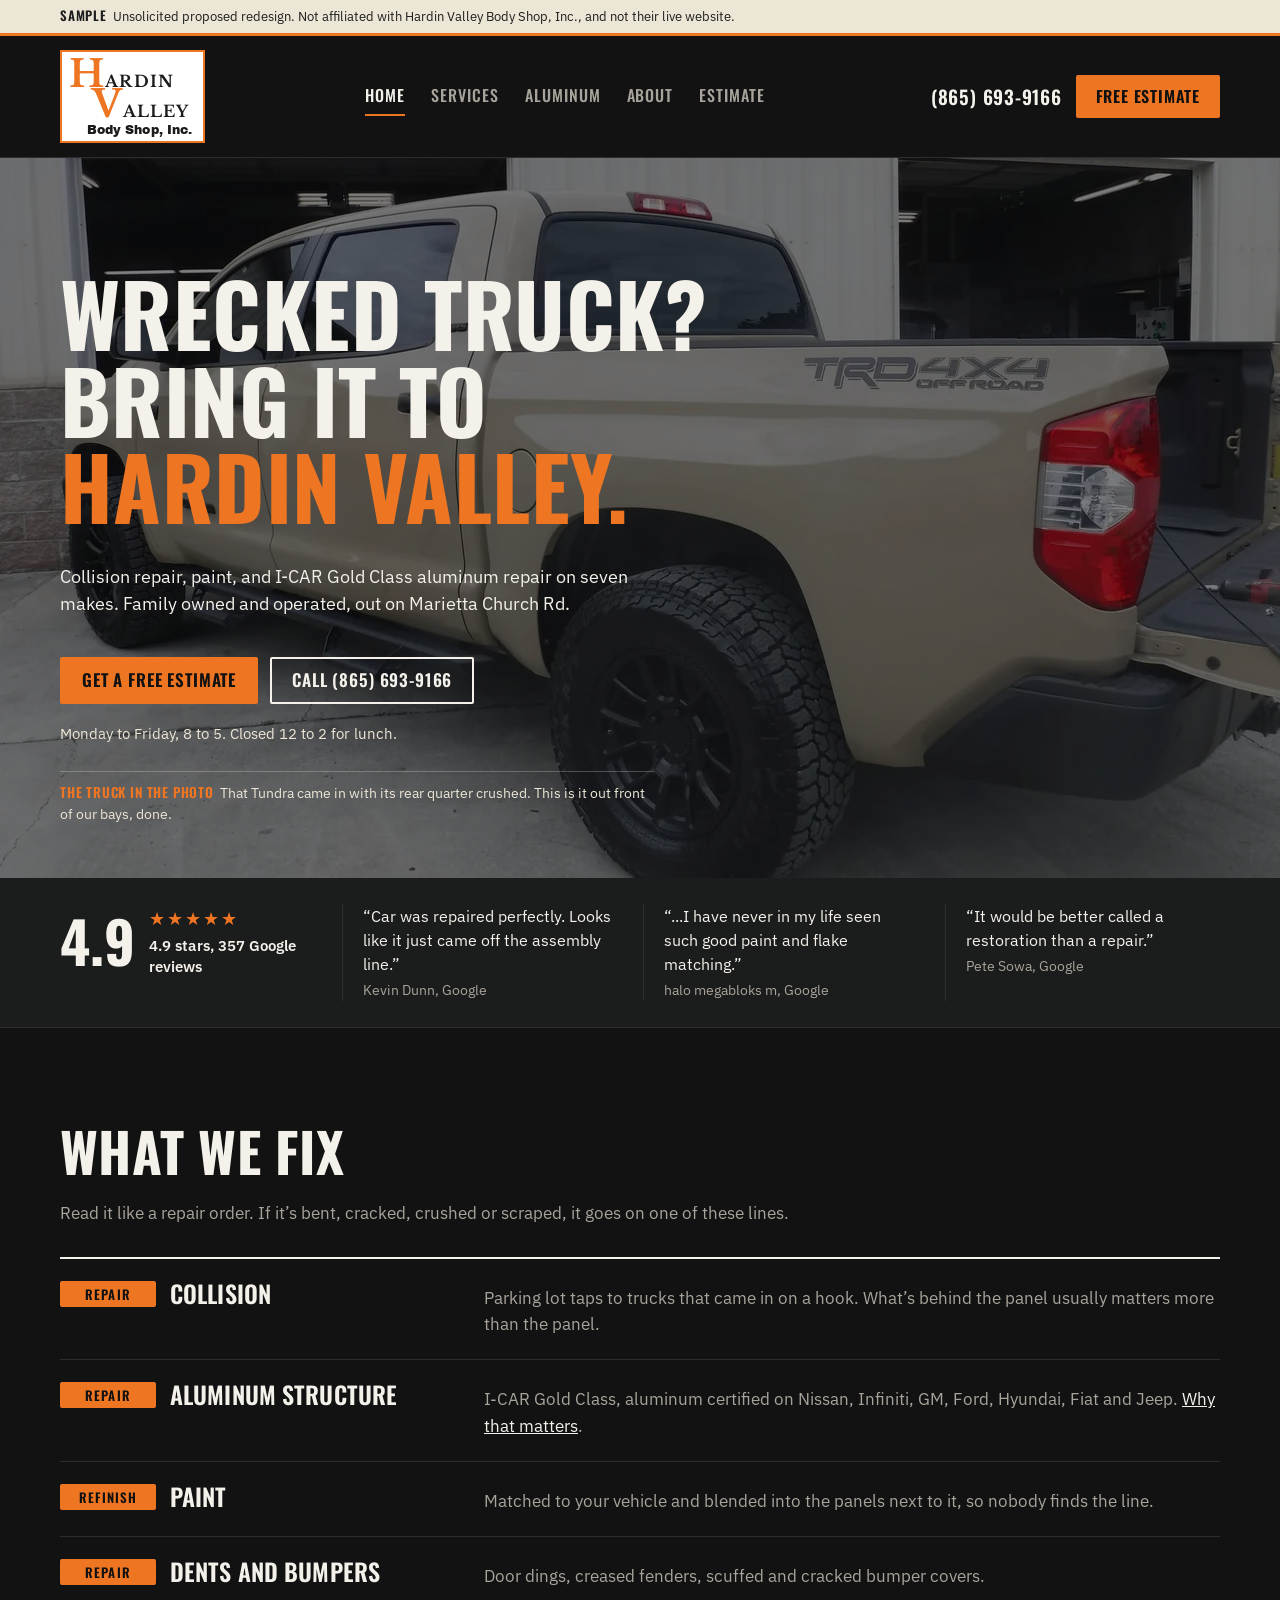
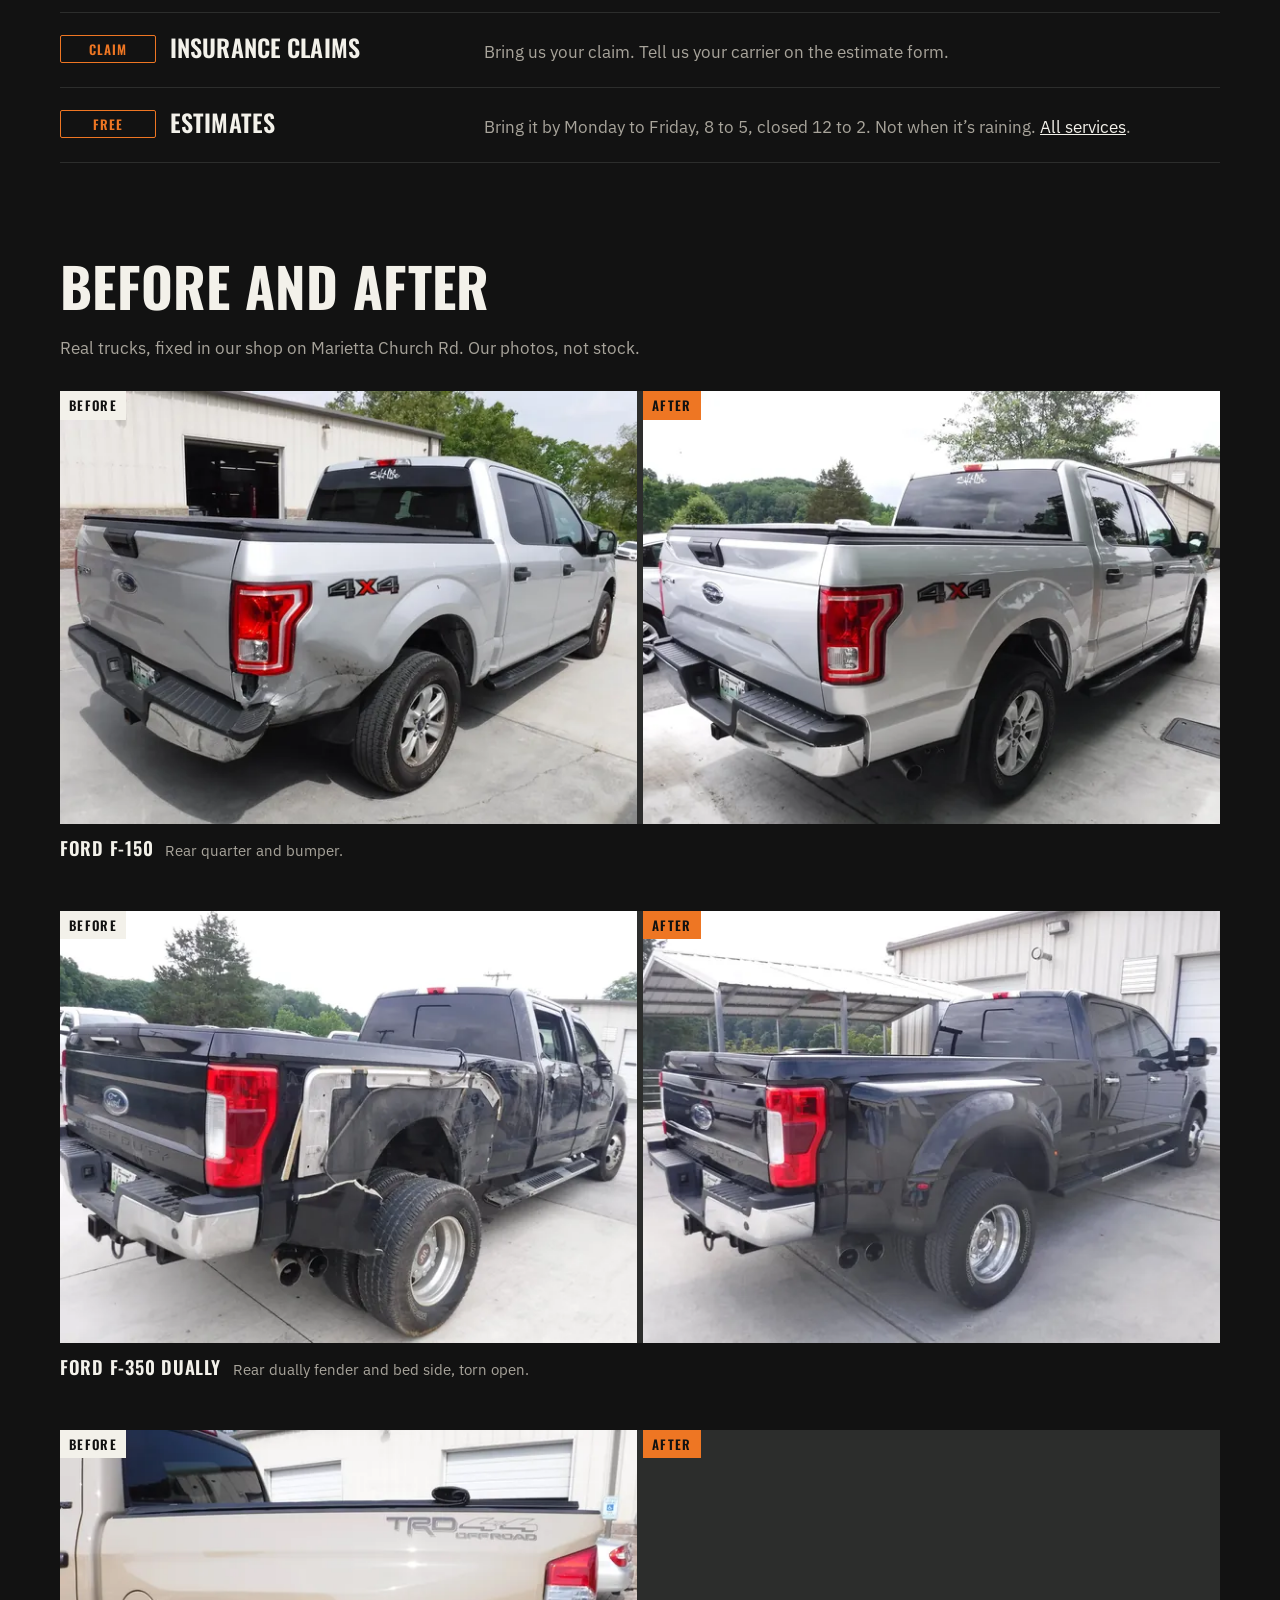
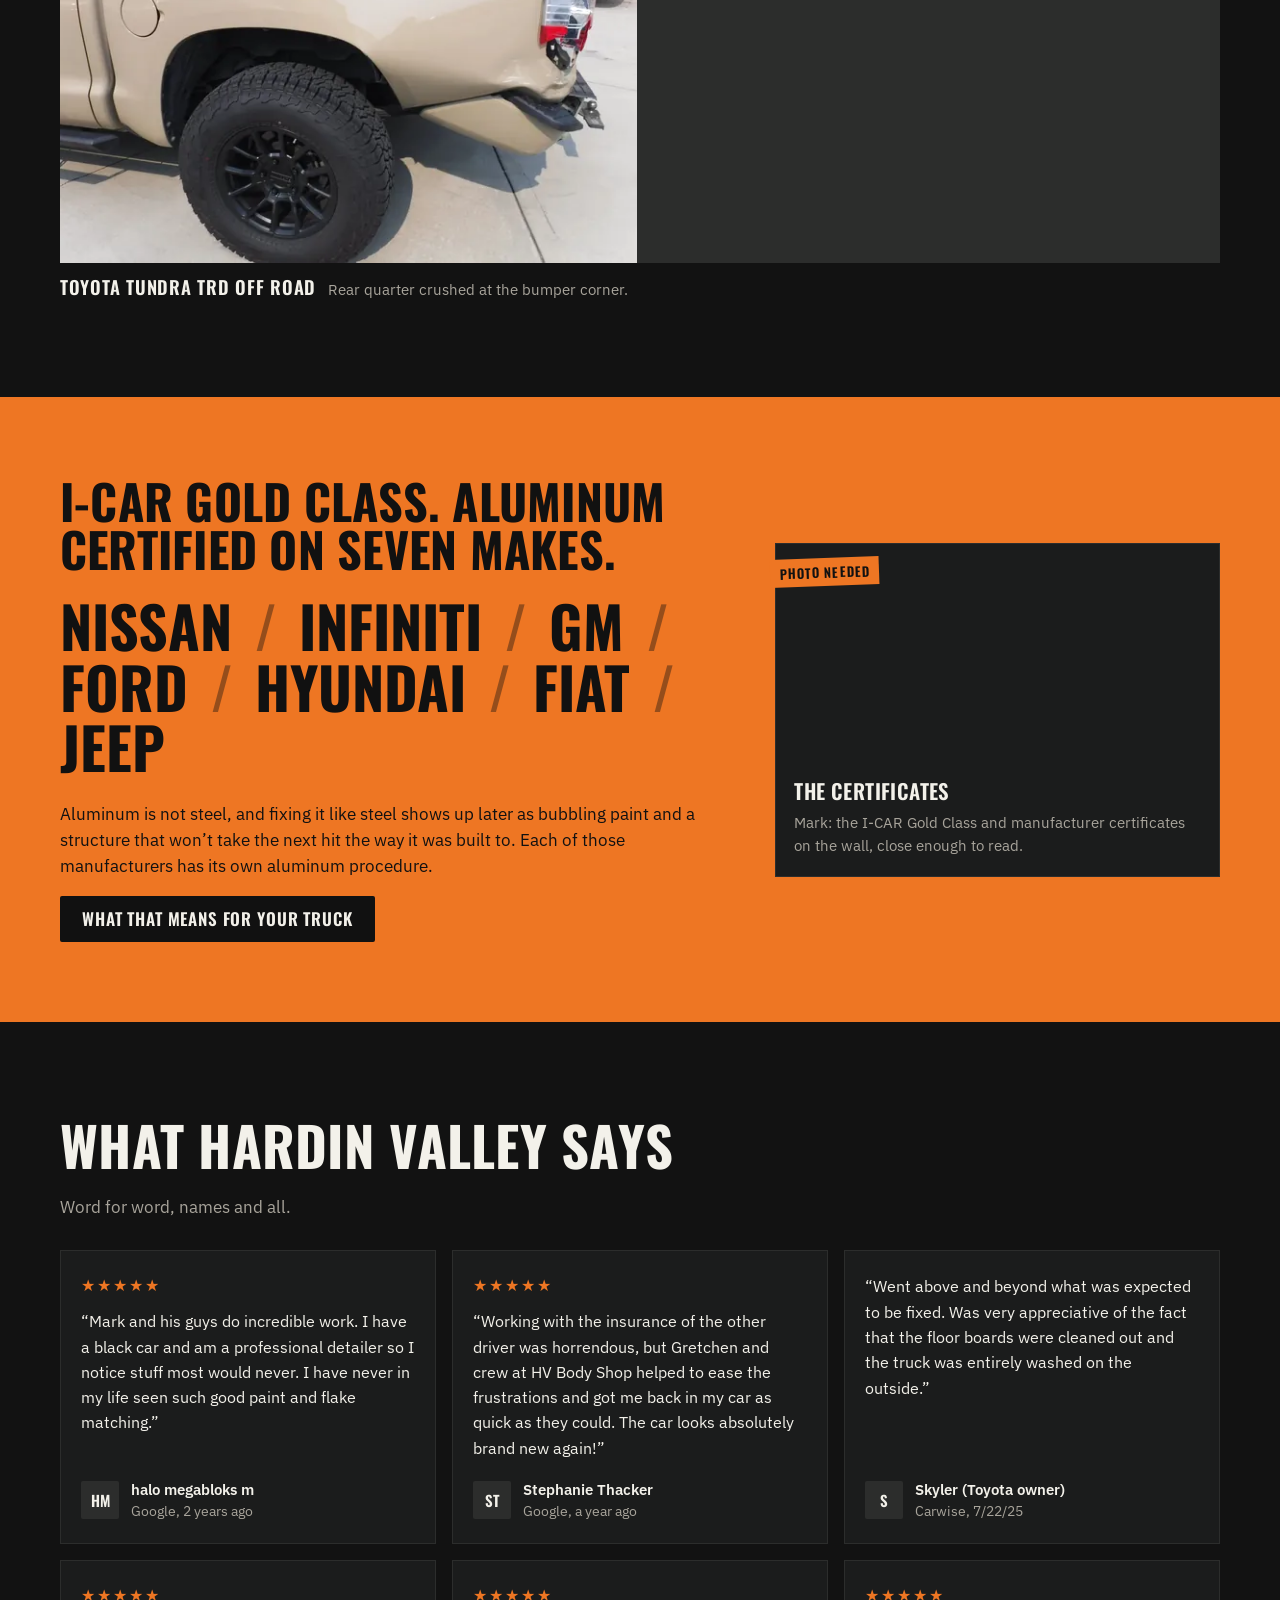
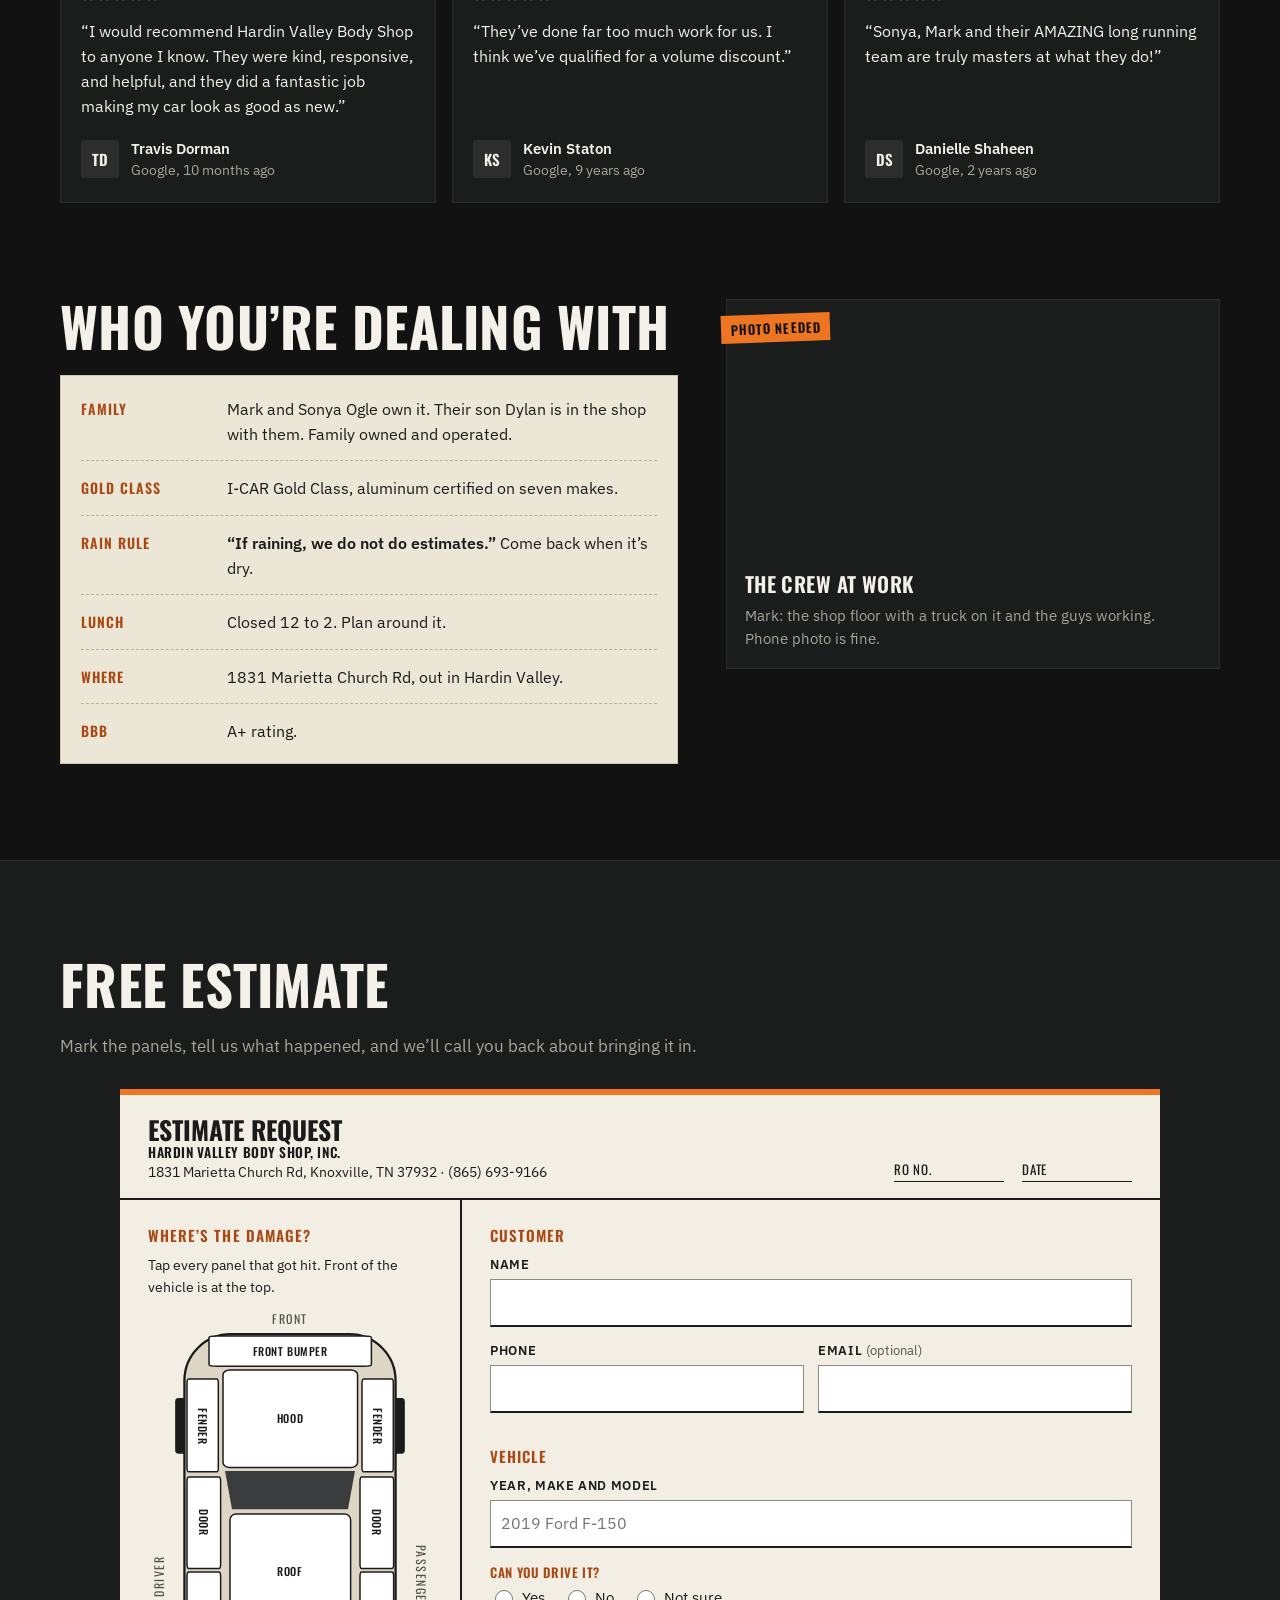
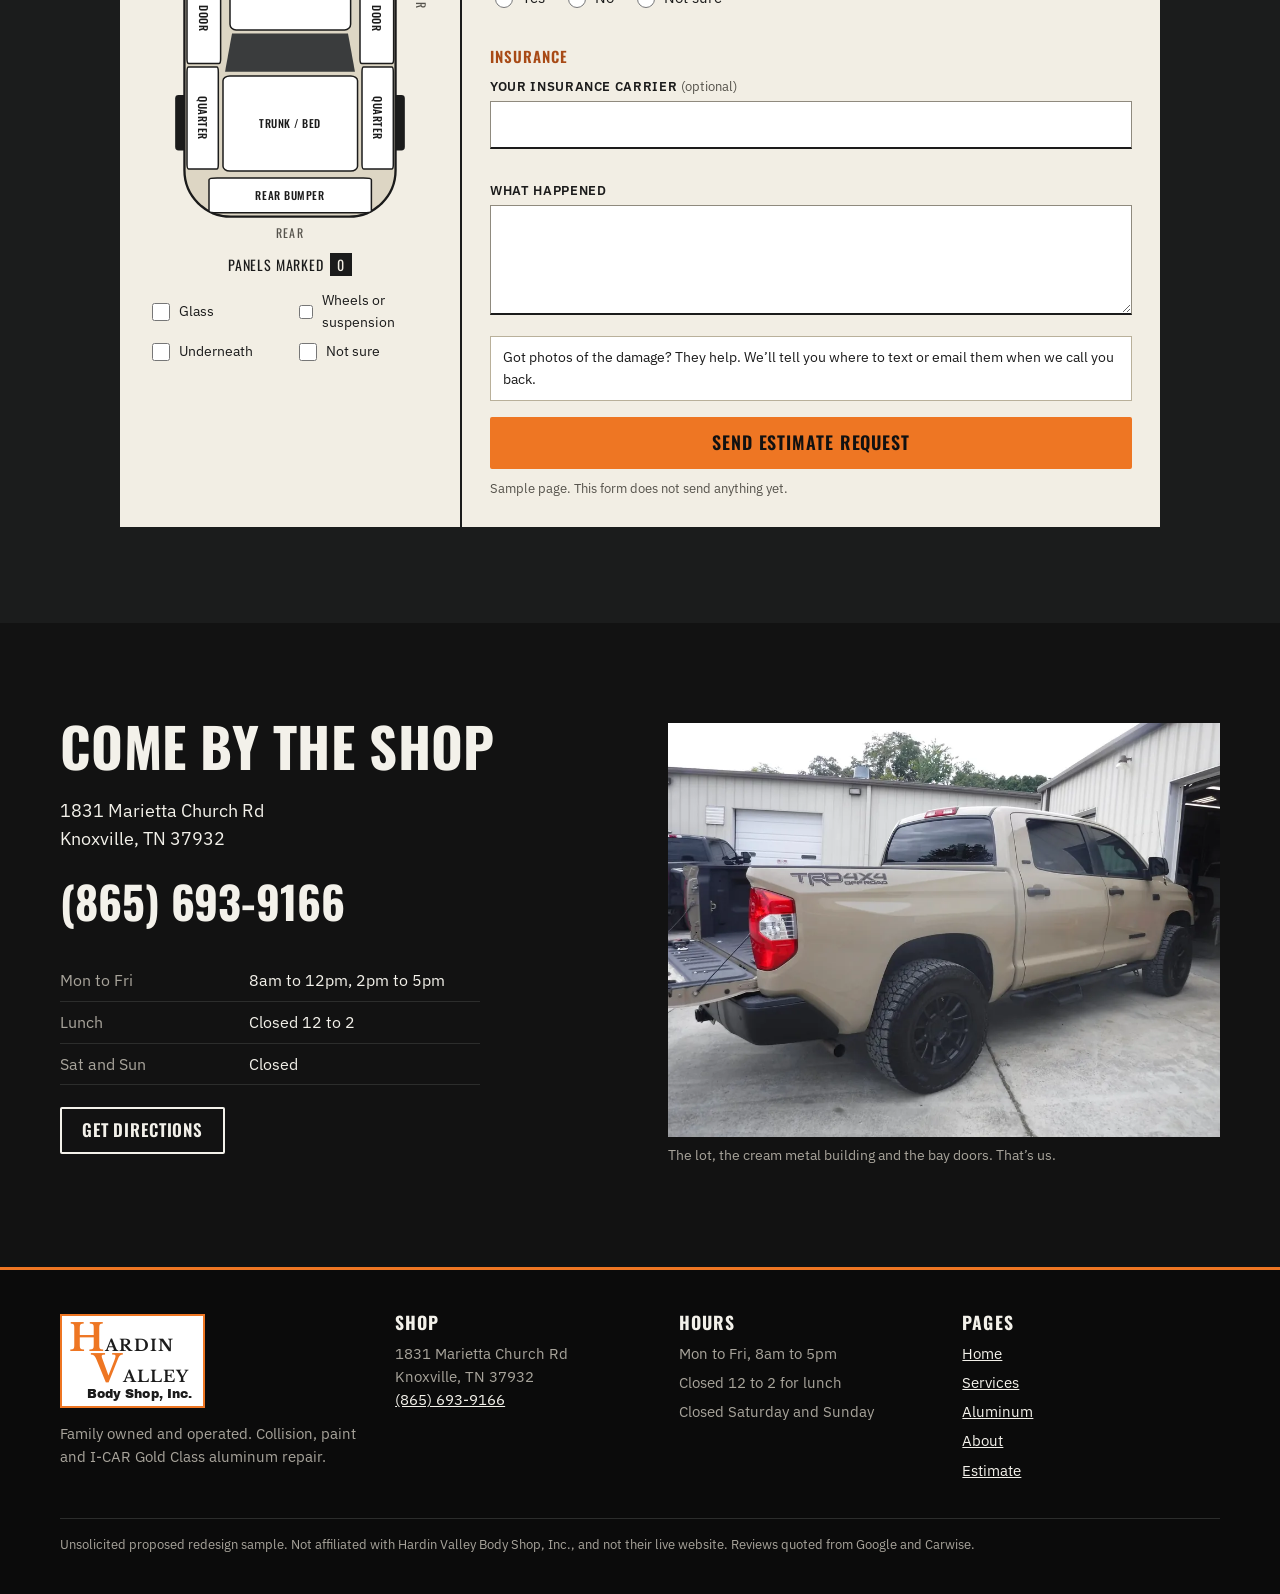
<file: index.html>
<!DOCTYPE html>
<html lang="en">
<head>
<meta charset="utf-8">
<meta name="viewport" content="width=device-width, initial-scale=1">
<meta name="robots" content="noindex, nofollow, noarchive">
<title>Hardin Valley Body Shop, Inc. | Collision, Paint and Gold Class Aluminum Repair, Knoxville TN</title>
<meta name="description" content="Family owned body shop on Marietta Church Rd in Hardin Valley, Knoxville. Collision repair, paint, and I-CAR Gold Class aluminum repair on seven makes. Free estimates.">
<meta name="theme-color" content="#121212">
<link rel="icon" href="data:,">
<link rel="preconnect" href="https://fonts.googleapis.com">
<link rel="preconnect" href="https://fonts.gstatic.com" crossorigin>
<link rel="stylesheet" href="https://fonts.googleapis.com/css2?family=Archivo+Black&family=IBM+Plex+Sans:wght@400;600&family=Libre+Baskerville:wght@700&family=Oswald:wght@500;600;700&display=swap">
<link rel="stylesheet" href="style.css">
<script type="application/ld+json">
{"@context":"https://schema.org","@type":"AutoBodyShop","name":"Hardin Valley Body Shop, Inc.",
"telephone":"+1-865-693-9166",
"address":{"@type":"PostalAddress","streetAddress":"1831 Marietta Church Rd","addressLocality":"Knoxville","addressRegion":"TN","postalCode":"37932","addressCountry":"US"},
"openingHoursSpecification":[
{"@type":"OpeningHoursSpecification","dayOfWeek":["Monday","Tuesday","Wednesday","Thursday","Friday"],"opens":"08:00","closes":"12:00"},
{"@type":"OpeningHoursSpecification","dayOfWeek":["Monday","Tuesday","Wednesday","Thursday","Friday"],"opens":"14:00","closes":"17:00"}]}
</script>
</head>
<body>
<a class="skip" href="#main">Skip to main content</a>
<div class="ribbon" role="note"><div class="wrap"><strong>Sample</strong>Unsolicited proposed redesign. Not affiliated with Hardin Valley Body Shop, Inc., and not their live website.</div></div>
<header class="site-head">
<div class="wrap head-row">
<a class="sign" href="index.html" aria-label="Hardin Valley Body Shop, Inc., home"><span class="sign-hv" aria-hidden="true"><span class="l1"><span class="cap">H</span>ARDIN</span><span class="l2"><span class="cap">V</span>ALLEY</span></span><span class="sign-inc" aria-hidden="true">Body Shop, Inc.</span></a>
<nav class="main-nav" aria-label="Main"><ul><li><a href="index.html" aria-current="page">Home</a></li><li><a href="services.html">Services</a></li><li><a href="aluminum-repair.html">Aluminum</a></li><li><a href="about.html">About</a></li><li class="nav-est"><a href="estimate.html">Estimate</a></li></ul></nav>
<div class="head-cta">
<a class="head-phone" href="tel:+18656939166"><span class="num">(865) 693-9166</span><span class="call">Call</span></a>
<a class="btn" href="estimate.html"><span class="lg-only">Free </span>estimate</a>
</div>
</div>
</header>
<main id="main">

<section class="hero" aria-labelledby="hero-h">
<div class="hero-img"><img src="img/tundra-after-bays-1280.webp" srcset="img/tundra-after-bays-800.webp 800w, img/tundra-after-bays-1280.webp 1280w, img/tundra-after-bays-1920.webp 1920w" sizes="100vw" width="1920" height="1440" alt="Repaired tan Toyota Tundra TRD Off Road crew cab parked in front of the open bay doors at Hardin Valley Body Shop" fetchpriority="high"></div>
<div class="wrap hero-body">
<h1 id="hero-h">Wrecked truck? Bring it to <span class="o">Hardin Valley.</span></h1>
<p class="hero-sub">Collision repair, paint, and I-CAR Gold Class aluminum repair on seven makes. Family owned and operated, out on Marietta Church Rd.</p>
<div class="cta-row">
<a class="btn" href="estimate.html">Get a free estimate</a>
<a class="btn btn-ghost" href="tel:+18656939166">Call (865) 693-9166</a>
</div>
<p class="hero-hours">Monday to Friday, 8 to 5. Closed 12 to 2 for lunch.</p>
<p class="hero-note"><b>The truck in the photo</b>That Tundra came in with its rear quarter crushed. This is it out front of our bays, done.</p>
</div>
</section>

<section class="gstrip" aria-labelledby="g-h">
<div class="wrap gstrip-row">
<div class="score">
<span class="score-num">4.9</span>
<div><span class="stars" aria-hidden="true">&#9733;&#9733;&#9733;&#9733;&#9733;</span><h2 id="g-h" class="score-txt" style="font-family:var(--body);text-transform:none;font-weight:400;font-size:15px;margin:2px 0 0;line-height:1.4"><strong>4.9 stars, 357 Google reviews</strong></h2></div>
</div>
<ul class="quick">
<li><q>Car was repaired perfectly. Looks like it just came off the assembly line.</q><cite>Kevin Dunn, Google</cite></li>
<li><q>...I have never in my life seen such good paint and flake matching.</q><cite>halo megabloks m, Google</cite></li>
<li><q>It would be better called a restoration than a repair.</q><cite>Pete Sowa, Google</cite></li>
</ul>
</div>
</section>

<section class="sec" aria-labelledby="svc-h">
<div class="wrap">
<div class="sec-head">
<h2 id="svc-h">What we fix</h2>
<p>Read it like a repair order. If it&rsquo;s bent, cracked, crushed or scraped, it goes on one of these lines.</p>
</div>
<ul class="ro-lines">
<li><span class="ro-op">Repair</span><h3>Collision</h3><p>Parking lot taps to trucks that came in on a hook. What&rsquo;s behind the panel usually matters more than the panel.</p></li>
<li><span class="ro-op">Repair</span><h3>Aluminum structure</h3><p>I-CAR Gold Class, aluminum certified on Nissan, Infiniti, GM, Ford, Hyundai, Fiat and Jeep. <a href="aluminum-repair.html">Why that matters</a>.</p></li>
<li><span class="ro-op">Refinish</span><h3>Paint</h3><p>Matched to your vehicle and blended into the panels next to it, so nobody finds the line.</p></li>
<li><span class="ro-op">Repair</span><h3>Dents and bumpers</h3><p>Door dings, creased fenders, scuffed and cracked bumper covers.</p></li>
<li><span class="ro-op alt">Claim</span><h3>Insurance claims</h3><p>Bring us your claim. Tell us your carrier on the estimate form.</p></li>
<li><span class="ro-op alt">Free</span><h3>Estimates</h3><p>Bring it by Monday to Friday, 8 to 5, closed 12 to 2. Not when it&rsquo;s raining. <a href="services.html">All services</a>.</p></li>
</ul>
</div>
</section>

<section class="sec" style="padding-top:0" aria-labelledby="ba-h">
<div class="wrap">
<div class="sec-head">
<h2 id="ba-h">Before and after</h2>
<p>Real trucks, fixed in our shop on Marietta Church Rd. Our photos, not stock.</p>
</div>
<div class="ba-list">
<figure class="ba">
<div class="ba-pair">
<div class="ba-shot"><img src="img/f150-before-1000.webp" srcset="img/f150-before-600.webp 600w, img/f150-before-1000.webp 1000w" sizes="(min-width: 1200px) 600px, (min-width: 900px) 50vw, 50vw" width="1000" height="750" alt="Silver Ford F-150 4x4 before repair, rear bumper crushed and rear quarter panel dented" loading="lazy" decoding="async"><span class="tag tag-before">Before</span></div>
<div class="ba-shot"><img src="img/f150-after-1000.webp" srcset="img/f150-after-600.webp 600w, img/f150-after-1000.webp 1000w" sizes="(min-width: 1200px) 600px, (min-width: 900px) 50vw, 50vw" width="1000" height="750" alt="The same silver Ford F-150 after repair, rear bumper and quarter panel straight and refinished" loading="lazy" decoding="async"><span class="tag tag-after">After</span></div>
</div>
<figcaption><b>Ford F-150</b> Rear quarter and bumper.</figcaption>
</figure>
<figure class="ba">
<div class="ba-pair">
<div class="ba-shot"><img src="img/f350-before-1000.webp" srcset="img/f350-before-600.webp 600w, img/f350-before-1000.webp 1000w" sizes="(min-width: 1200px) 600px, (min-width: 900px) 50vw, 50vw" width="1000" height="750" alt="Black Ford F-350 dually before repair, rear dually fender and bed side torn away" loading="lazy" decoding="async"><span class="tag tag-before">Before</span></div>
<div class="ba-shot"><img src="img/f350-after-1000.webp" srcset="img/f350-after-600.webp 600w, img/f350-after-1000.webp 1000w" sizes="(min-width: 1200px) 600px, (min-width: 900px) 50vw, 50vw" width="1000" height="750" alt="The same black Ford F-350 dually after repair, rear fender and bed side rebuilt and painted" loading="lazy" decoding="async"><span class="tag tag-after">After</span></div>
</div>
<figcaption><b>Ford F-350 dually</b> Rear dually fender and bed side, torn open.</figcaption>
</figure>
<figure class="ba">
<div class="ba-pair">
<div class="ba-shot"><img src="img/tundra-before-1000.webp" srcset="img/tundra-before-600.webp 600w, img/tundra-before-1000.webp 1000w" sizes="(min-width: 1200px) 600px, (min-width: 900px) 50vw, 50vw" width="1000" height="750" alt="Tan Toyota Tundra TRD Off Road before repair, rear quarter and bumper corner crushed" loading="lazy" decoding="async"><span class="tag tag-before">Before</span></div>
<div class="ba-shot"><img src="img/tundra-after-bays-1280.webp" srcset="img/tundra-after-bays-800.webp 800w, img/tundra-after-bays-1280.webp 1280w" sizes="(min-width: 1200px) 600px, (min-width: 900px) 50vw, 50vw" width="1000" height="750" alt="The same tan Toyota Tundra after repair, parked in front of the shop bay doors" loading="lazy" decoding="async"><span class="tag tag-after">After</span></div>
</div>
<figcaption><b>Toyota Tundra TRD Off Road</b> Rear quarter crushed at the bumper corner.</figcaption>
</figure>
</div>
</div>
</section>

<section class="gold" aria-labelledby="gold-h">
<div class="wrap gold-grid">
<div>
<h2 id="gold-h">I-CAR Gold Class. Aluminum certified on seven makes.</h2>
<ul class="makes" aria-label="Aluminum certified makes">
<li>Nissan</li><li>Infiniti</li><li>GM</li><li>Ford</li><li>Hyundai</li><li>Fiat</li><li>Jeep</li>
</ul>
<p>Aluminum is not steel, and fixing it like steel shows up later as bubbling paint and a structure that won&rsquo;t take the next hit the way it was built to. Each of those manufacturers has its own aluminum procedure.</p>
<a class="btn btn-dark" href="aluminum-repair.html">What that means for your truck</a>
</div>
<figure class="need"><span class="tape">Photo needed</span><strong>The certificates</strong><p>Mark: the I-CAR Gold Class and manufacturer certificates on the wall, close enough to read.</p></figure>
</div>
</section>

<section class="sec" aria-labelledby="rev-h">
<div class="wrap">
<div class="sec-head">
<h2 id="rev-h">What Hardin Valley says</h2>
<p>Word for word, names and all.</p>
</div>
<div class="reviews">
<figure class="review"><span class="stars" aria-hidden="true">&#9733;&#9733;&#9733;&#9733;&#9733;</span><blockquote><p>&ldquo;Mark and his guys do incredible work. I have a black car and am a professional detailer so I notice stuff most would never. I have never in my life seen such good paint and flake matching.&rdquo;</p></blockquote><footer><span class="initials" aria-hidden="true">HM</span><span><strong>halo megabloks m</strong>Google, 2 years ago</span></footer></figure>
<figure class="review"><span class="stars" aria-hidden="true">&#9733;&#9733;&#9733;&#9733;&#9733;</span><blockquote><p>&ldquo;Working with the insurance of the other driver was horrendous, but Gretchen and crew at HV Body Shop helped to ease the frustrations and got me back in my car as quick as they could. The car looks absolutely brand new again!&rdquo;</p></blockquote><footer><span class="initials" aria-hidden="true">ST</span><span><strong>Stephanie Thacker</strong>Google, a year ago</span></footer></figure>
<figure class="review"><blockquote><p>&ldquo;Went above and beyond what was expected to be fixed. Was very appreciative of the fact that the floor boards were cleaned out and the truck was entirely washed on the outside.&rdquo;</p></blockquote><footer><span class="initials" aria-hidden="true">S</span><span><strong>Skyler (Toyota owner)</strong>Carwise, 7/22/25</span></footer></figure>
<figure class="review"><span class="stars" aria-hidden="true">&#9733;&#9733;&#9733;&#9733;&#9733;</span><blockquote><p>&ldquo;I would recommend Hardin Valley Body Shop to anyone I know. They were kind, responsive, and helpful, and they did a fantastic job making my car look as good as new.&rdquo;</p></blockquote><footer><span class="initials" aria-hidden="true">TD</span><span><strong>Travis Dorman</strong>Google, 10 months ago</span></footer></figure>
<figure class="review"><span class="stars" aria-hidden="true">&#9733;&#9733;&#9733;&#9733;&#9733;</span><blockquote><p>&ldquo;They&rsquo;ve done far too much work for us. I think we&rsquo;ve qualified for a volume discount.&rdquo;</p></blockquote><footer><span class="initials" aria-hidden="true">KS</span><span><strong>Kevin Staton</strong>Google, 9 years ago</span></footer></figure>
<figure class="review"><span class="stars" aria-hidden="true">&#9733;&#9733;&#9733;&#9733;&#9733;</span><blockquote><p>&ldquo;Sonya, Mark and their AMAZING long running team are truly masters at what they do!&rdquo;</p></blockquote><footer><span class="initials" aria-hidden="true">DS</span><span><strong>Danielle Shaheen</strong>Google, 2 years ago</span></footer></figure>
</div>
</div>
</section>

<section class="sec" style="padding-top:0" aria-labelledby="why-h">
<div class="wrap why-grid">
<div>
<h2 id="why-h">Who you&rsquo;re dealing with</h2>
<dl class="plate">
<div><dt>Family</dt><dd>Mark and Sonya Ogle own it. Their son Dylan is in the shop with them. Family owned and operated.</dd></div>
<div><dt>Gold Class</dt><dd>I-CAR Gold Class, aluminum certified on seven makes.</dd></div>
<div><dt>Rain rule</dt><dd><q>If raining, we do not do estimates.</q> Come back when it&rsquo;s dry.</dd></div>
<div><dt>Lunch</dt><dd>Closed 12 to 2. Plan around it.</dd></div>
<div><dt>Where</dt><dd>1831 Marietta Church Rd, out in Hardin Valley.</dd></div>
<div><dt>BBB</dt><dd>A+ rating.</dd></div>
</dl>
</div>
<figure class="need"><span class="tape">Photo needed</span><strong>The crew at work</strong><p>Mark: the shop floor with a truck on it and the guys working. Phone photo is fine.</p></figure>
</div>
</section>

<section class="sec estimate-sec" id="estimate" aria-labelledby="est-h">
<div class="wrap">
<div class="sec-head">
<h2 id="est-h">Free estimate</h2>
<p>Mark the panels, tell us what happened, and we&rsquo;ll call you back about bringing it in.</p>
</div>
<form class="ro marked" action="estimate.html#sent" method="get" aria-labelledby="h-title">
<div class="ro-top">
<div>
<p class="ro-title" id="h-title">Estimate request</p>
<p class="ro-shop"><b>Hardin Valley Body Shop, Inc.</b><br>1831 Marietta Church Rd, Knoxville, TN 37932 &middot; (865) 693-9166</p>
</div>
<div class="ro-meta" aria-hidden="true"><span>RO no.</span><span>Date</span></div>
</div>
<div class="ro-body">
<div class="ro-col">
<fieldset>
<legend>Where&rsquo;s the damage?</legend>
<p class="damage-help">Tap every panel that got hit. Front of the vehicle is at the top.</p>
<div class="car-wrap">
<span class="end-lbl" aria-hidden="true">Front</span>
<span class="side-lbl left" aria-hidden="true">Driver</span>
<div class="car">
<svg class="car-outline" viewBox="0 0 200 420" aria-hidden="true" focusable="false">
<rect x="1" y="56" width="10" height="48" rx="3" fill="#1b1b1b"/>
<rect x="189" y="56" width="10" height="48" rx="3" fill="#1b1b1b"/>
<rect x="1" y="312" width="10" height="48" rx="3" fill="#1b1b1b"/>
<rect x="189" y="312" width="10" height="48" rx="3" fill="#1b1b1b"/>
<rect x="9" y="1" width="182" height="416" rx="40" fill="#ddd6c4" stroke="#1b1b1b" stroke-width="2"/>
<path d="M44 119 L156 119 L150 152 L50 152 Z" fill="#3a3c3d"/>
<path d="M50 259 L150 259 L156 292 L44 292 Z" fill="#3a3c3d"/>
</svg>
<label class="panel" style="left:15.0%;top:0.71%;width:70.0%;height:6.19%"><input type="checkbox" name="damage" value="Front bumper"><svg viewBox="0 0 100 100" preserveAspectRatio="none" aria-hidden="true" focusable="false"><rect x="0" y="0" width="100" height="100" rx="5" vector-effect="non-scaling-stroke"/></svg><span class="pname" aria-hidden="true">Front bumper</span><span class="sr-only">Front bumper</span></label><label class="panel" style="left:21.0%;top:7.62%;width:58.0%;height:20.00%"><input type="checkbox" name="damage" value="Hood"><svg viewBox="0 0 100 100" preserveAspectRatio="none" aria-hidden="true" focusable="false"><rect x="0" y="0" width="100" height="100" rx="5" vector-effect="non-scaling-stroke"/></svg><span class="pname" aria-hidden="true">Hood</span><span class="sr-only">Hood</span></label><label class="panel v" style="left:5.5%;top:9.52%;width:13.5%;height:19.05%"><input type="checkbox" name="damage" value="Driver front fender"><svg viewBox="0 0 100 100" preserveAspectRatio="none" aria-hidden="true" focusable="false"><rect x="0" y="0" width="100" height="100" rx="5" vector-effect="non-scaling-stroke"/></svg><span class="pname" aria-hidden="true">Fender</span><span class="sr-only">Driver front fender</span></label><label class="panel v" style="left:81.0%;top:9.52%;width:13.5%;height:19.05%"><input type="checkbox" name="damage" value="Passenger front fender"><svg viewBox="0 0 100 100" preserveAspectRatio="none" aria-hidden="true" focusable="false"><rect x="0" y="0" width="100" height="100" rx="5" vector-effect="non-scaling-stroke"/></svg><span class="pname" aria-hidden="true">Fender</span><span class="sr-only">Passenger front fender</span></label><label class="panel v" style="left:5.5%;top:29.52%;width:14.5%;height:18.81%"><input type="checkbox" name="damage" value="Driver front door"><svg viewBox="0 0 100 100" preserveAspectRatio="none" aria-hidden="true" focusable="false"><rect x="0" y="0" width="100" height="100" rx="5" vector-effect="non-scaling-stroke"/></svg><span class="pname" aria-hidden="true">Door</span><span class="sr-only">Driver front door</span></label><label class="panel v" style="left:80.0%;top:29.52%;width:14.5%;height:18.81%"><input type="checkbox" name="damage" value="Passenger front door"><svg viewBox="0 0 100 100" preserveAspectRatio="none" aria-hidden="true" focusable="false"><rect x="0" y="0" width="100" height="100" rx="5" vector-effect="non-scaling-stroke"/></svg><span class="pname" aria-hidden="true">Door</span><span class="sr-only">Passenger front door</span></label><label class="panel" style="left:24.0%;top:37.14%;width:52.0%;height:23.81%"><input type="checkbox" name="damage" value="Roof"><svg viewBox="0 0 100 100" preserveAspectRatio="none" aria-hidden="true" focusable="false"><rect x="0" y="0" width="100" height="100" rx="5" vector-effect="non-scaling-stroke"/></svg><span class="pname" aria-hidden="true">Roof</span><span class="sr-only">Roof</span></label><label class="panel v" style="left:5.5%;top:49.05%;width:14.5%;height:18.81%"><input type="checkbox" name="damage" value="Driver rear door"><svg viewBox="0 0 100 100" preserveAspectRatio="none" aria-hidden="true" focusable="false"><rect x="0" y="0" width="100" height="100" rx="5" vector-effect="non-scaling-stroke"/></svg><span class="pname" aria-hidden="true">Door</span><span class="sr-only">Driver rear door</span></label><label class="panel v" style="left:80.0%;top:49.05%;width:14.5%;height:18.81%"><input type="checkbox" name="damage" value="Passenger rear door"><svg viewBox="0 0 100 100" preserveAspectRatio="none" aria-hidden="true" focusable="false"><rect x="0" y="0" width="100" height="100" rx="5" vector-effect="non-scaling-stroke"/></svg><span class="pname" aria-hidden="true">Door</span><span class="sr-only">Passenger rear door</span></label><label class="panel v" style="left:5.5%;top:68.57%;width:13.5%;height:20.95%"><input type="checkbox" name="damage" value="Driver rear quarter panel"><svg viewBox="0 0 100 100" preserveAspectRatio="none" aria-hidden="true" focusable="false"><rect x="0" y="0" width="100" height="100" rx="5" vector-effect="non-scaling-stroke"/></svg><span class="pname" aria-hidden="true">Quarter</span><span class="sr-only">Driver rear quarter panel</span></label><label class="panel v" style="left:81.0%;top:68.57%;width:13.5%;height:20.95%"><input type="checkbox" name="damage" value="Passenger rear quarter panel"><svg viewBox="0 0 100 100" preserveAspectRatio="none" aria-hidden="true" focusable="false"><rect x="0" y="0" width="100" height="100" rx="5" vector-effect="non-scaling-stroke"/></svg><span class="pname" aria-hidden="true">Quarter</span><span class="sr-only">Passenger rear quarter panel</span></label><label class="panel" style="left:21.0%;top:70.48%;width:58.0%;height:19.52%"><input type="checkbox" name="damage" value="Trunk, tailgate or bed"><svg viewBox="0 0 100 100" preserveAspectRatio="none" aria-hidden="true" focusable="false"><rect x="0" y="0" width="100" height="100" rx="5" vector-effect="non-scaling-stroke"/></svg><span class="pname" aria-hidden="true">Trunk / bed</span><span class="sr-only">Trunk, tailgate or bed</span></label><label class="panel" style="left:15.0%;top:91.43%;width:70.0%;height:7.14%"><input type="checkbox" name="damage" value="Rear bumper"><svg viewBox="0 0 100 100" preserveAspectRatio="none" aria-hidden="true" focusable="false"><rect x="0" y="0" width="100" height="100" rx="5" vector-effect="non-scaling-stroke"/></svg><span class="pname" aria-hidden="true">Rear bumper</span><span class="sr-only">Rear bumper</span></label>
</div>
<span class="side-lbl" aria-hidden="true">Passenger</span>
<span class="end-lbl" aria-hidden="true">Rear</span>
</div>
<p class="dmg-count" aria-hidden="true">Panels marked</p>
<div class="extra-dmg">
<label><input type="checkbox" name="damage" value="Glass"> Glass</label>
<label><input type="checkbox" name="damage" value="Wheels or suspension"> Wheels or suspension</label>
<label><input type="checkbox" name="damage" value="Underneath"> Underneath</label>
<label><input type="checkbox" name="damage" value="Not sure"> Not sure</label>
</div>
</fieldset>
</div>
<div class="ro-col">
<fieldset>
<legend>Customer</legend>
<div class="field"><label for="h-name">Name</label><input type="text" id="h-name" name="name" autocomplete="name" required></div>
<div class="two">
<div class="field"><label for="h-phone">Phone</label><input type="tel" id="h-phone" name="phone" autocomplete="tel" required></div>
<div class="field"><label for="h-email">Email <span class="opt">(optional)</span></label><input type="email" id="h-email" name="email" autocomplete="email"></div>
</div>
</fieldset>
<fieldset>
<legend>Vehicle</legend>
<div class="field"><label for="h-vehicle">Year, make and model</label><input type="text" id="h-vehicle" name="vehicle" placeholder="2019 Ford F-150" required></div>
<fieldset class="field"><legend class="lbl">Can you drive it?</legend>
<div class="radios">
<label><input type="radio" name="drivable" value="Yes"> Yes</label>
<label><input type="radio" name="drivable" value="No"> No</label>
<label><input type="radio" name="drivable" value="Not sure"> Not sure</label>
</div></fieldset>
</fieldset>
<fieldset>
<legend>Insurance</legend>
<div class="field"><label for="h-carrier">Your insurance carrier <span class="opt">(optional)</span></label><input type="text" id="h-carrier" name="carrier"></div>

</fieldset>
<div class="field"><label for="h-what">What happened</label><textarea id="h-what" name="what_happened"></textarea></div>
<p class="ro-note">Got photos of the damage? They help. We&rsquo;ll tell you where to text or email them when we call you back.</p>
<button class="btn" type="submit">Send estimate request</button>
<p class="ro-small">Sample page. This form does not send anything yet.</p>
</div>
</div>
</form>
</div>
</section>

<section class="sec" aria-labelledby="visit-h">
<div class="wrap visit-grid">
<div>
<h2 id="visit-h">Come by the shop</h2>
<address class="addr">1831 Marietta Church Rd<br>Knoxville, TN 37932</address>
<a class="big-phone" href="tel:+18656939166">(865) 693-9166</a>
<table class="hours">
<caption class="sr-only">Shop hours</caption>
<tbody>
<tr><th scope="row">Mon to Fri</th><td>8am to 12pm, 2pm to 5pm</td></tr>
<tr><th scope="row">Lunch</th><td>Closed 12 to 2</td></tr>
<tr><th scope="row">Sat and Sun</th><td>Closed</td></tr>
</tbody>
</table>
<p><a class="btn btn-ghost" href="https://www.google.com/maps/search/?api=1&amp;query=1831+Marietta+Church+Rd+Knoxville+TN+37932" rel="noopener">Get directions</a></p>
</div>
<figure style="margin:0">
<img src="img/tundra-after-bays-2-1000.webp" srcset="img/tundra-after-bays-2-600.webp 600w, img/tundra-after-bays-2-1000.webp 1000w, img/tundra-after-bays-2-1600.webp 1600w" sizes="(min-width: 900px) 50vw, 100vw" width="1600" height="1200" alt="Tan Toyota Tundra TRD Off Road parked on the concrete lot beside the shop, cream metal building and roll-up bay doors behind it" loading="lazy" decoding="async">
<figcaption class="visit-cap">The lot, the cream metal building and the bay doors. That&rsquo;s us.</figcaption>
</figure>
</div>
</section>
</main>
<footer class="site-foot">
<div class="wrap">
<div class="foot-grid">
<div><a class="sign" href="index.html" aria-label="Hardin Valley Body Shop, Inc., home"><span class="sign-hv" aria-hidden="true"><span class="l1"><span class="cap">H</span>ARDIN</span><span class="l2"><span class="cap">V</span>ALLEY</span></span><span class="sign-inc" aria-hidden="true">Body Shop, Inc.</span></a><p style="margin-top:14px">Family owned and operated. Collision, paint and I-CAR Gold Class aluminum repair.</p></div>
<div><h2>Shop</h2><address>1831 Marietta Church Rd<br>Knoxville, TN 37932</address><p><a href="tel:+18656939166">(865) 693-9166</a></p></div>
<div><h2>Hours</h2><ul><li>Mon to Fri, 8am to 5pm</li><li>Closed 12 to 2 for lunch</li><li>Closed Saturday and Sunday</li></ul></div>
<div><h2>Pages</h2><ul><li><a href="index.html">Home</a></li><li><a href="services.html">Services</a></li><li><a href="aluminum-repair.html">Aluminum</a></li><li><a href="about.html">About</a></li><li><a href="estimate.html">Estimate</a></li></ul></div>
</div>
<p class="foot-note">Unsolicited proposed redesign sample. Not affiliated with Hardin Valley Body Shop, Inc., and not their live website. Reviews quoted from Google and Carwise.</p>
</div>
</footer>
</body>
</html>
</file>
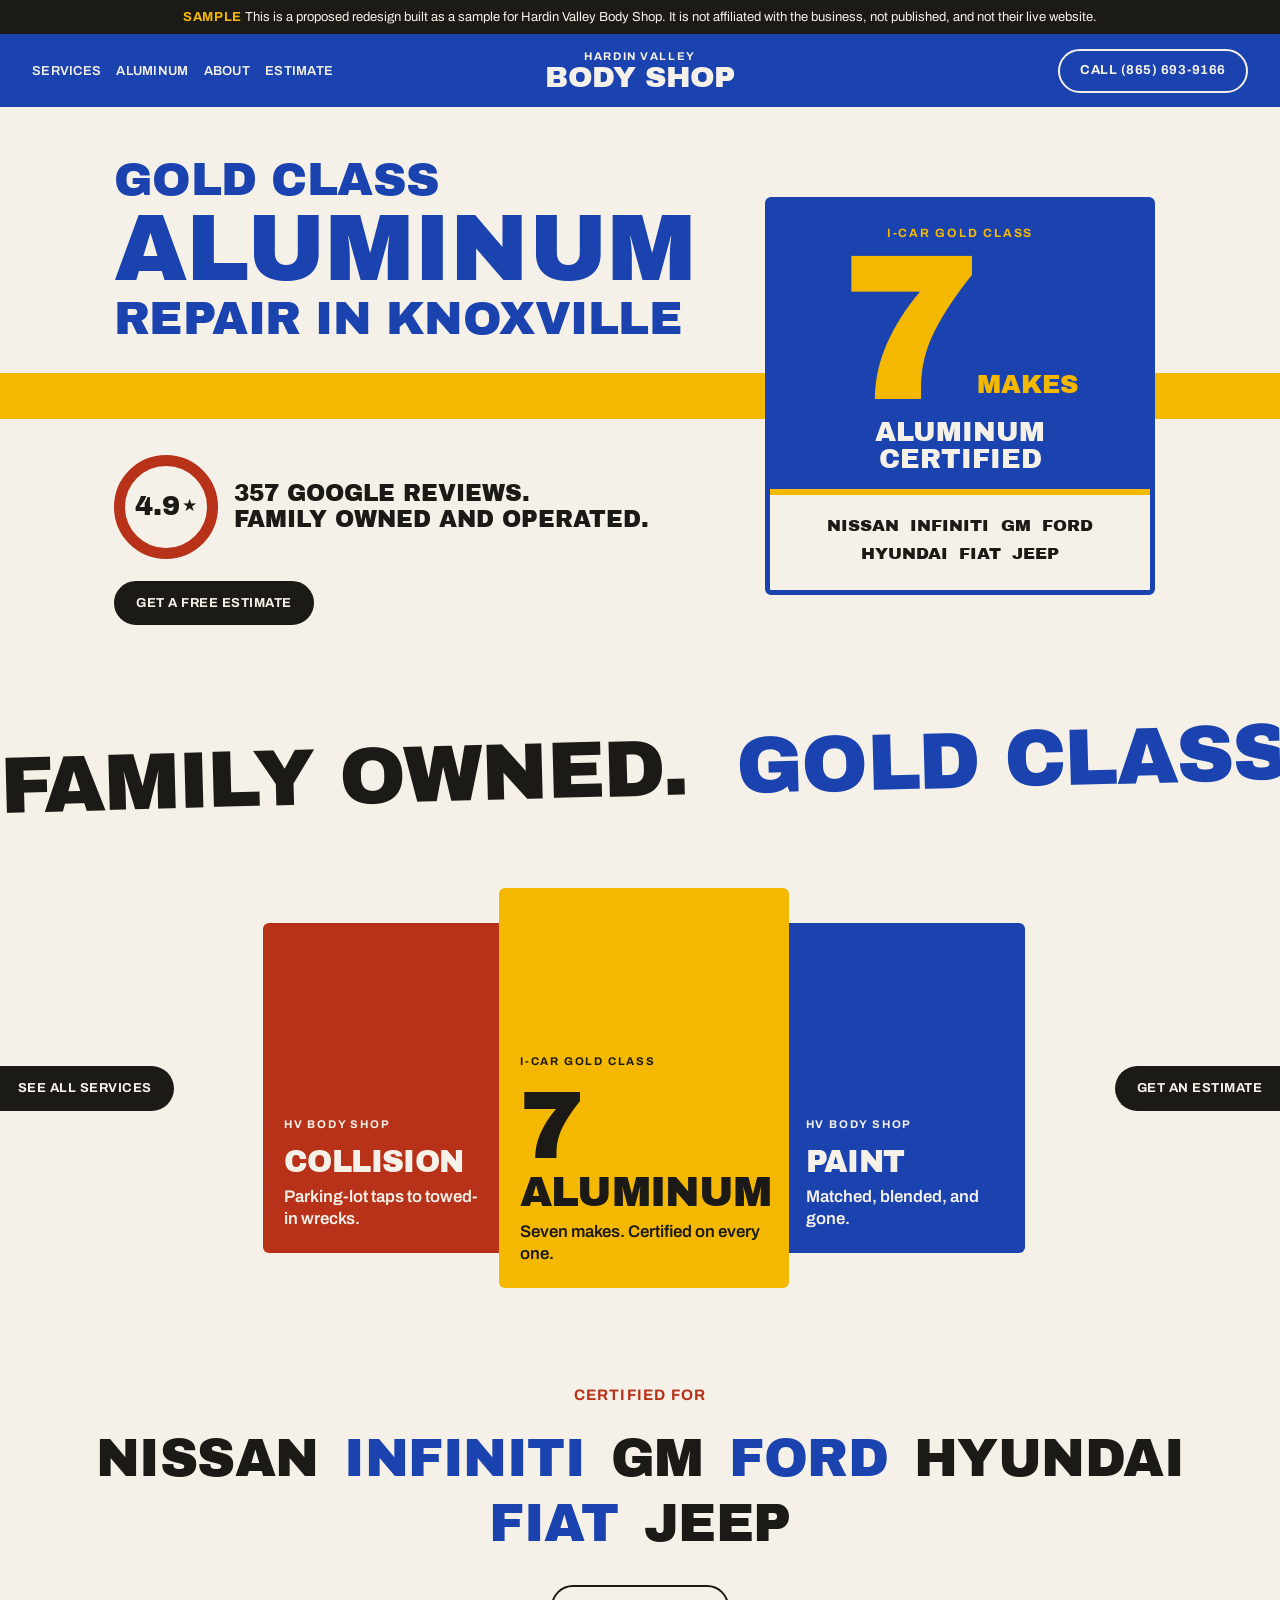
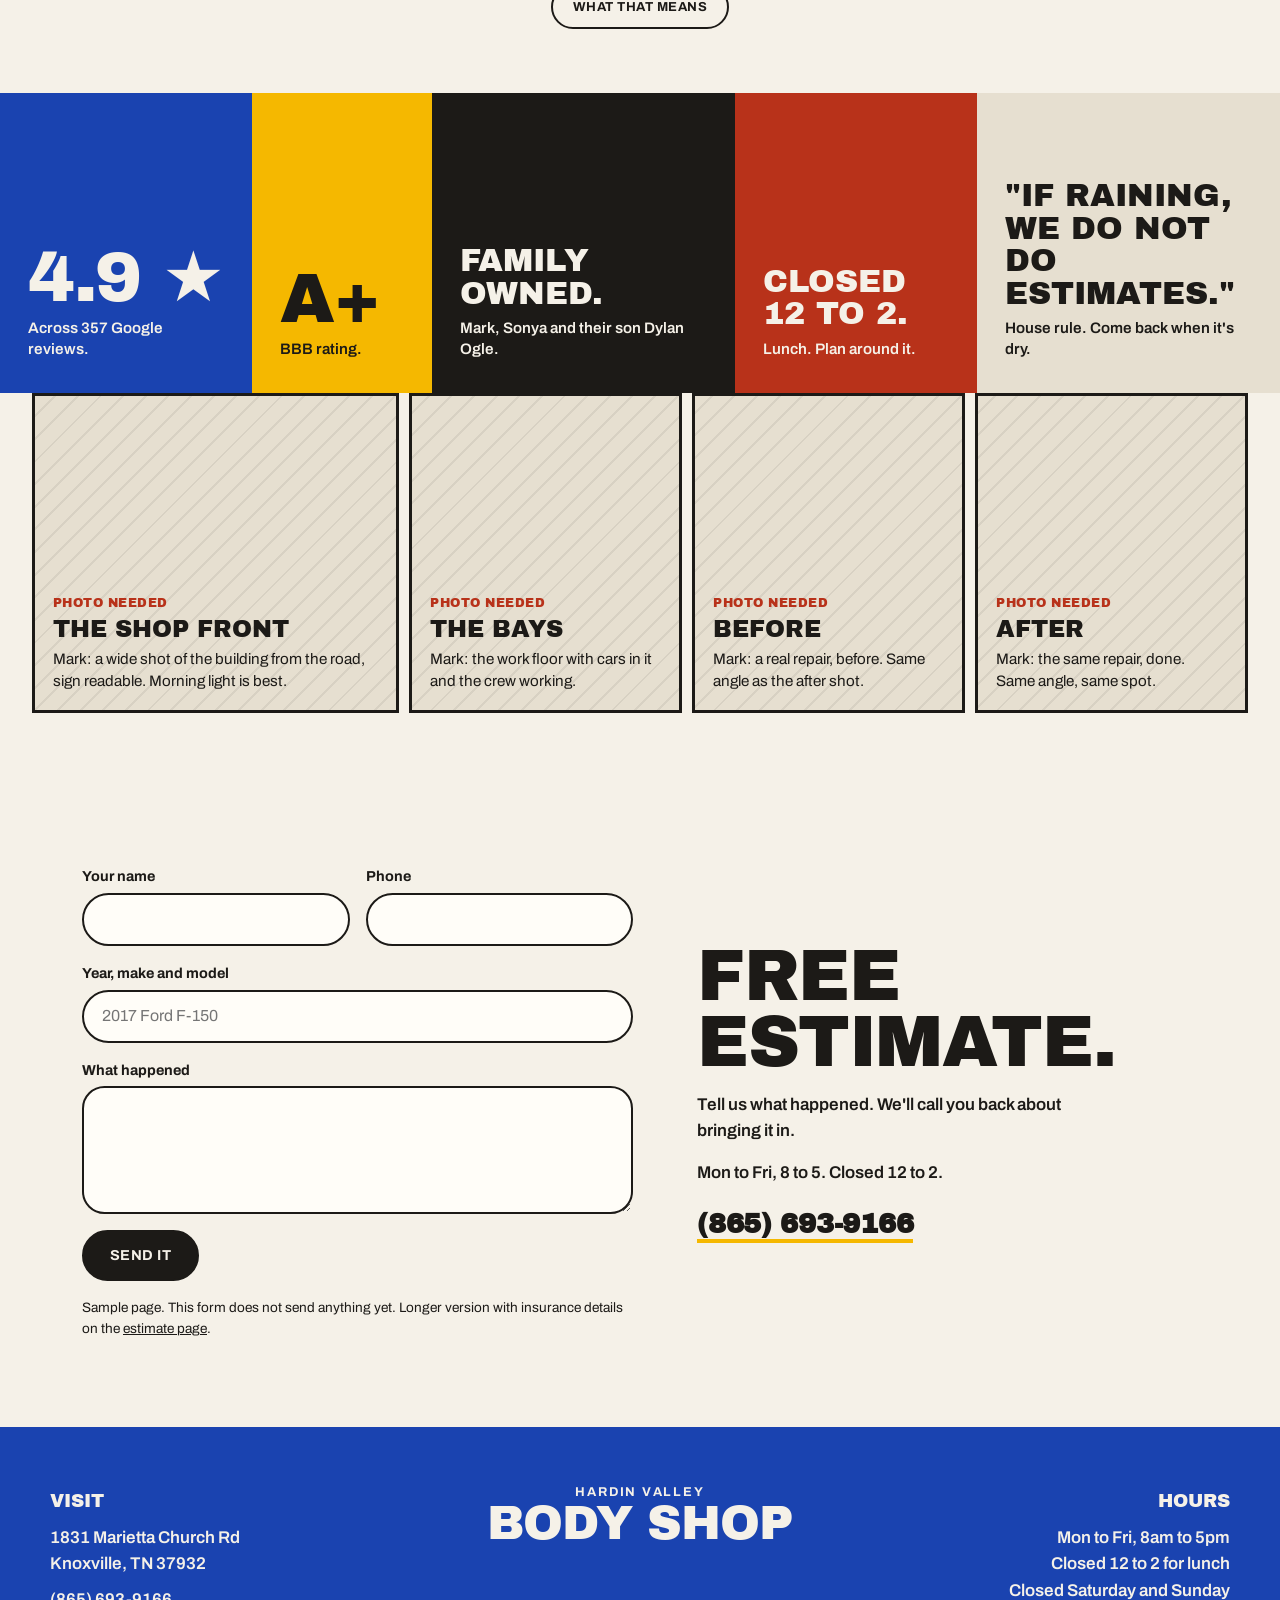
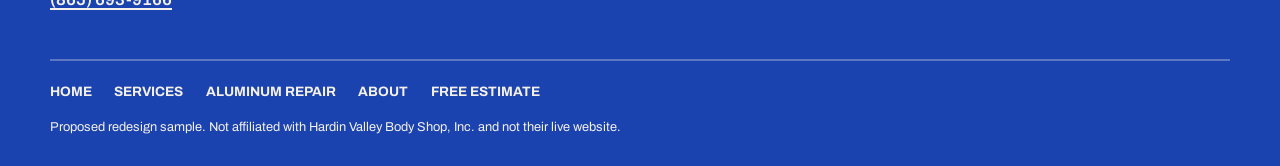
<file: v2/index.html>
<!DOCTYPE html>
<html lang="en">
<head>
<meta charset="utf-8">
<meta name="viewport" content="width=device-width, initial-scale=1">
<meta name="robots" content="noindex, nofollow, noarchive">
<title>Hardin Valley Body Shop | I-CAR Gold Class Aluminum and Collision Repair, Knoxville TN</title>
<meta name="description" content="Family owned collision and aluminum repair in Knoxville. I-CAR Gold Class, aluminum certified on 7 makes. 4.9 stars across 357 Google reviews.">
<link rel="preconnect" href="https://fonts.googleapis.com">
<link rel="preconnect" href="https://fonts.gstatic.com" crossorigin>
<link href="https://fonts.googleapis.com/css2?family=Archivo:wght@400;600;700&amp;family=Archivo+Black&amp;display=swap" rel="stylesheet">
<link rel="stylesheet" href="style.css">
<script type="application/ld+json">
{
  "@context": "https://schema.org",
  "@type": "AutoBodyShop",
  "name": "Hardin Valley Body Shop, Inc.",
  "telephone": "+1-865-693-9166",
  "address": {
    "@type": "PostalAddress",
    "streetAddress": "1831 Marietta Church Rd",
    "addressLocality": "Knoxville",
    "addressRegion": "TN",
    "postalCode": "37932",
    "addressCountry": "US"
  },
  "aggregateRating": {
    "@type": "AggregateRating",
    "ratingValue": "4.9",
    "reviewCount": "357",
    "bestRating": "5"
  },
  "openingHoursSpecification": [
    {
      "@type": "OpeningHoursSpecification",
      "dayOfWeek": ["Monday", "Tuesday", "Wednesday", "Thursday", "Friday"],
      "opens": "08:00",
      "closes": "12:00"
    },
    {
      "@type": "OpeningHoursSpecification",
      "dayOfWeek": ["Monday", "Tuesday", "Wednesday", "Thursday", "Friday"],
      "opens": "14:00",
      "closes": "17:00"
    }
  ]
}
</script>
</head>
<body>
<a class="skip" href="#main">Skip to main content</a>
<div class="ribbon" role="note"><strong>Sample</strong> This is a proposed redesign built as a sample for Hardin Valley Body Shop. It is not affiliated with the business, not published, and not their live website.</div>
<header class="band">
  <div class="band-in">
    <nav class="nav" aria-label="Main">
      <ul>
        <li><a href="services.html">Services</a></li>
        <li><a href="aluminum-repair.html">Aluminum</a></li>
        <li><a href="about.html">About</a></li>
        <li><a href="estimate.html">Estimate</a></li>
      </ul>
    </nav>
    <a class="mark" href="index.html" aria-current="page"><span class="mark-sm">Hardin Valley</span> <span class="mark-lg">Body Shop</span></a>
    <a class="pill pill-line call" href="tel:+18656939166"><span class="call-word">Call </span>(865) 693-9166</a>
  </div>
</header>
<main id="main">
<section class="hero" aria-labelledby="page-title">
  <h1 id="page-title" class="stack d"><span class="s1">Gold Class</span> <span class="s2">Aluminum</span> <span class="s3">Repair in Knoxville</span></h1>
  <div class="stripe" aria-hidden="true"></div>
  <div class="plate ">
    <div class="plate-body">
      <p class="plate-top">I-CAR Gold Class</p>
      <p class="plate-num"><span class="n">7</span><span class="u">makes</span></p>
      <p class="plate-mid">Aluminum certified</p>
      <ul class="plate-list" aria-label="Certified makes"><li>Nissan</li><li>Infiniti</li><li>GM</li><li>Ford</li><li>Hyundai</li><li>Fiat</li><li>Jeep</li></ul>
    </div>
  </div>
  <div class="hero-sub">
    <p class="ring-row"><span class="ring">4.9<span aria-hidden="true">&#9733;</span><span class="sr-only"> stars</span></span><span class="ring-txt">357 Google reviews.<br>Family owned and operated.</span></p>
    <a class="pill pill-ink" href="estimate.html">Get a free estimate</a>
  </div>
</section>

<div class="marquee-wrap">
  <p class="sr-only">Family owned. Gold Class certified. Free estimates.</p>
  <div class="marquee" aria-hidden="true">
    <div class="marquee-track"><span>Family owned.</span><span>Gold Class certified.</span><span>Free estimates.</span><span>Family owned.</span><span>Gold Class certified.</span><span>Free estimates.</span><span>Family owned.</span><span>Gold Class certified.</span><span>Free estimates.</span><span>Family owned.</span><span>Gold Class certified.</span><span>Free estimates.</span></div>
  </div>
</div>

<section class="lineup" aria-labelledby="lineup-h">
  <h2 id="lineup-h" class="sr-only">What we fix</h2>
  <a class="pill pill-ink lineup-l" href="services.html">See all services</a>
  <div class="tins">
    <a class="tin tin-red" href="services.html#collision">
      <span class="tin-brand">HV Body Shop</span>
      <h3 class="d">Collision</h3>
      <p>Parking-lot taps to towed-in wrecks.</p>
    </a>
    <a class="tin tin-gold" href="aluminum-repair.html">
      <span class="tin-brand">I-CAR Gold Class</span>
      <span class="tin-proof" aria-hidden="true">7</span>
      <h3 class="d">Aluminum</h3>
      <p>Seven makes. Certified on every one.</p>
    </a>
    <a class="tin tin-blue" href="services.html#paint">
      <span class="tin-brand">HV Body Shop</span>
      <h3 class="d">Paint</h3>
      <p>Matched, blended, and gone.</p>
    </a>
  </div>
  <a class="pill pill-ink lineup-r" href="estimate.html">Get an estimate</a>
</section>

<section class="certs" aria-labelledby="certs-h">
  <h2 id="certs-h" class="certs-label">Certified for</h2>
  <ul class="certs-list" aria-label="Aluminum certified makes"><li>Nissan</li><li>Infiniti</li><li>GM</li><li>Ford</li><li>Hyundai</li><li>Fiat</li><li>Jeep</li></ul>
  <a class="pill pill-line-ink" href="aluminum-repair.html">What that means</a>
</section>

<section class="strip" aria-labelledby="strip-h">
  <h2 id="strip-h" class="sr-only">The shop</h2>
  <div class="blk b-blue w3"><p class="big">4.9 <span aria-hidden="true">&#9733;</span><span class="sr-only">stars</span></p><p class="sm">Across 357 Google reviews.</p></div>
  <div class="blk b-gold w2"><p class="big">A+</p><p class="sm">BBB rating.</p></div>
  <div class="blk b-ink w4"><p class="mid">Family owned.</p><p class="sm">Mark, Sonya and their son Dylan Ogle.</p></div>
  <div class="blk b-red w3"><p class="mid">Closed 12 to 2.</p><p class="sm">Lunch. Plan around it.</p></div>
  <div class="blk b-con w4 span2"><p class="mid">&quot;If raining, we do not do estimates.&quot;</p><p class="sm">House rule. Come back when it's dry.</p></div>
</section>

<section class="photos" aria-label="Photo spots for the shop">
  <div class="ph pw4"><p class="ph-tag">Photo needed</p><p class="ph-what">The shop front</p><p class="ph-note">Mark: a wide shot of the building from the road, sign readable. Morning light is best.</p></div>
  <div class="ph pw3"><p class="ph-tag">Photo needed</p><p class="ph-what">The bays</p><p class="ph-note">Mark: the work floor with cars in it and the crew working.</p></div>
  <div class="ph pw3"><p class="ph-tag">Photo needed</p><p class="ph-what">Before</p><p class="ph-note">Mark: a real repair, before. Same angle as the after shot.</p></div>
  <div class="ph pw3"><p class="ph-tag">Photo needed</p><p class="ph-what">After</p><p class="ph-note">Mark: the same repair, done. Same angle, same spot.</p></div>
</section>

<section class="contact" aria-labelledby="contact-h">
  <div class="contact-copy">
    <h2 id="contact-h" class="d">Free<br>estimate.</h2>
    <p>Tell us what happened. We'll call you back about bringing it in.</p>
    <p>Mon to Fri, 8 to 5. Closed 12 to 2.</p>
    <p class="big-phone"><a href="tel:+18656939166">(865) 693-9166</a></p>
  </div>
  <form class="form" action="#" method="post">
    <div class="two">
      <div class="field"><label for="q-name">Your name</label><input id="q-name" name="name" type="text" autocomplete="name" required></div>
      <div class="field"><label for="q-phone">Phone</label><input id="q-phone" name="phone" type="tel" autocomplete="tel" required></div>
    </div>
    <div class="field"><label for="q-vehicle">Year, make and model</label><input id="q-vehicle" name="vehicle" type="text" placeholder="2017 Ford F-150"></div>
    <div class="field"><label for="q-what">What happened</label><textarea id="q-what" name="details" rows="4"></textarea></div>
    <button class="pill pill-ink" type="submit">Send it</button>
    <p class="form-note">Sample page. This form does not send anything yet. Longer version with insurance details on the <a href="estimate.html">estimate page</a>.</p>
  </form>
</section>
</main>
<footer class="foot">
  <div class="foot-in">
    <div>
      <h2 class="foot-h">Visit</h2>
      <p>1831 Marietta Church Rd<br>Knoxville, TN 37932</p>
      <p><a href="tel:+18656939166">(865) 693-9166</a></p>
    </div>
    <a class="mark mark-foot" href="index.html"><span class="mark-sm">Hardin Valley</span> <span class="mark-lg">Body Shop</span></a>
    <div>
      <h2 class="foot-h">Hours</h2>
      <p>Mon to Fri, 8am to 5pm<br>Closed 12 to 2 for lunch<br>Closed Saturday and Sunday</p>
    </div>
  </div>
  <ul class="foot-links">
    <li><a href="index.html">Home</a></li>
    <li><a href="services.html">Services</a></li>
    <li><a href="aluminum-repair.html">Aluminum Repair</a></li>
    <li><a href="about.html">About</a></li>
    <li><a href="estimate.html">Free Estimate</a></li>
  </ul>
  <p class="foot-fine">Proposed redesign sample. Not affiliated with Hardin Valley Body Shop, Inc. and not their live website.</p>
</footer>
</body>
</html>
</file>
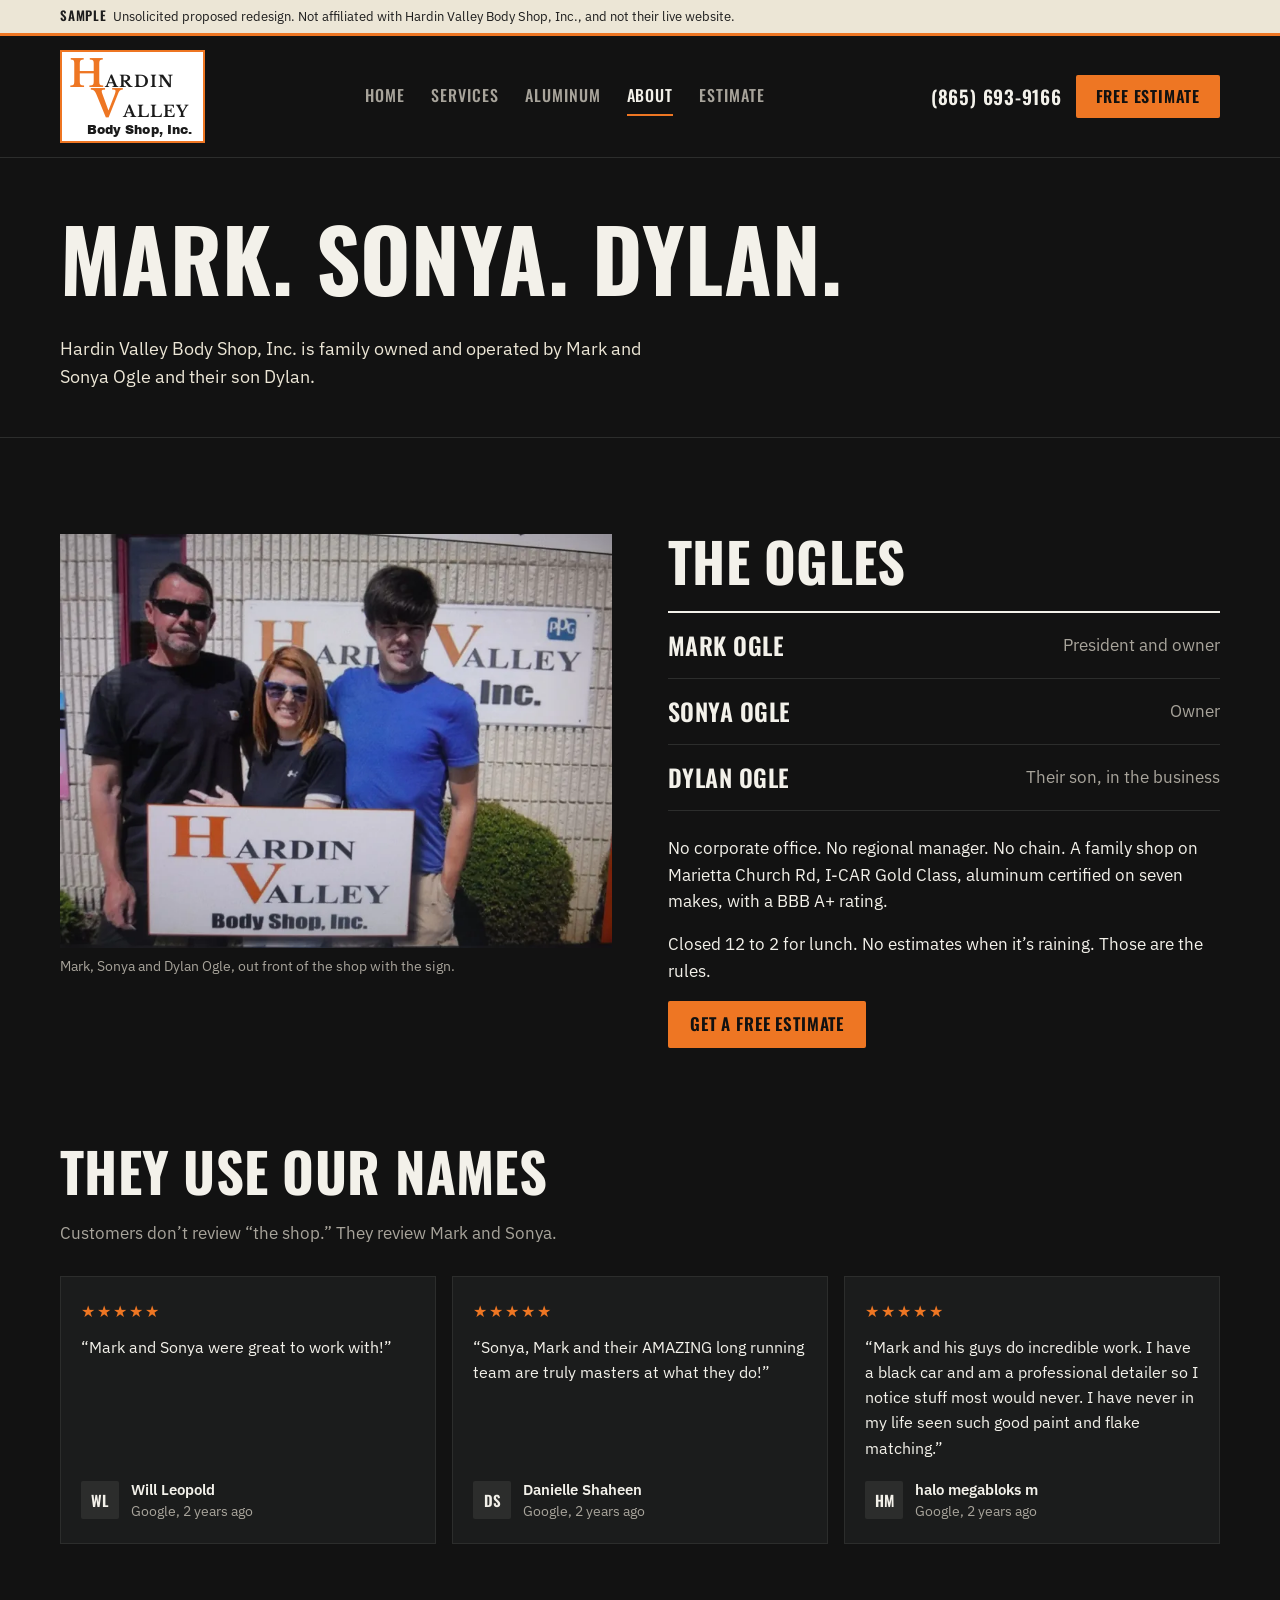
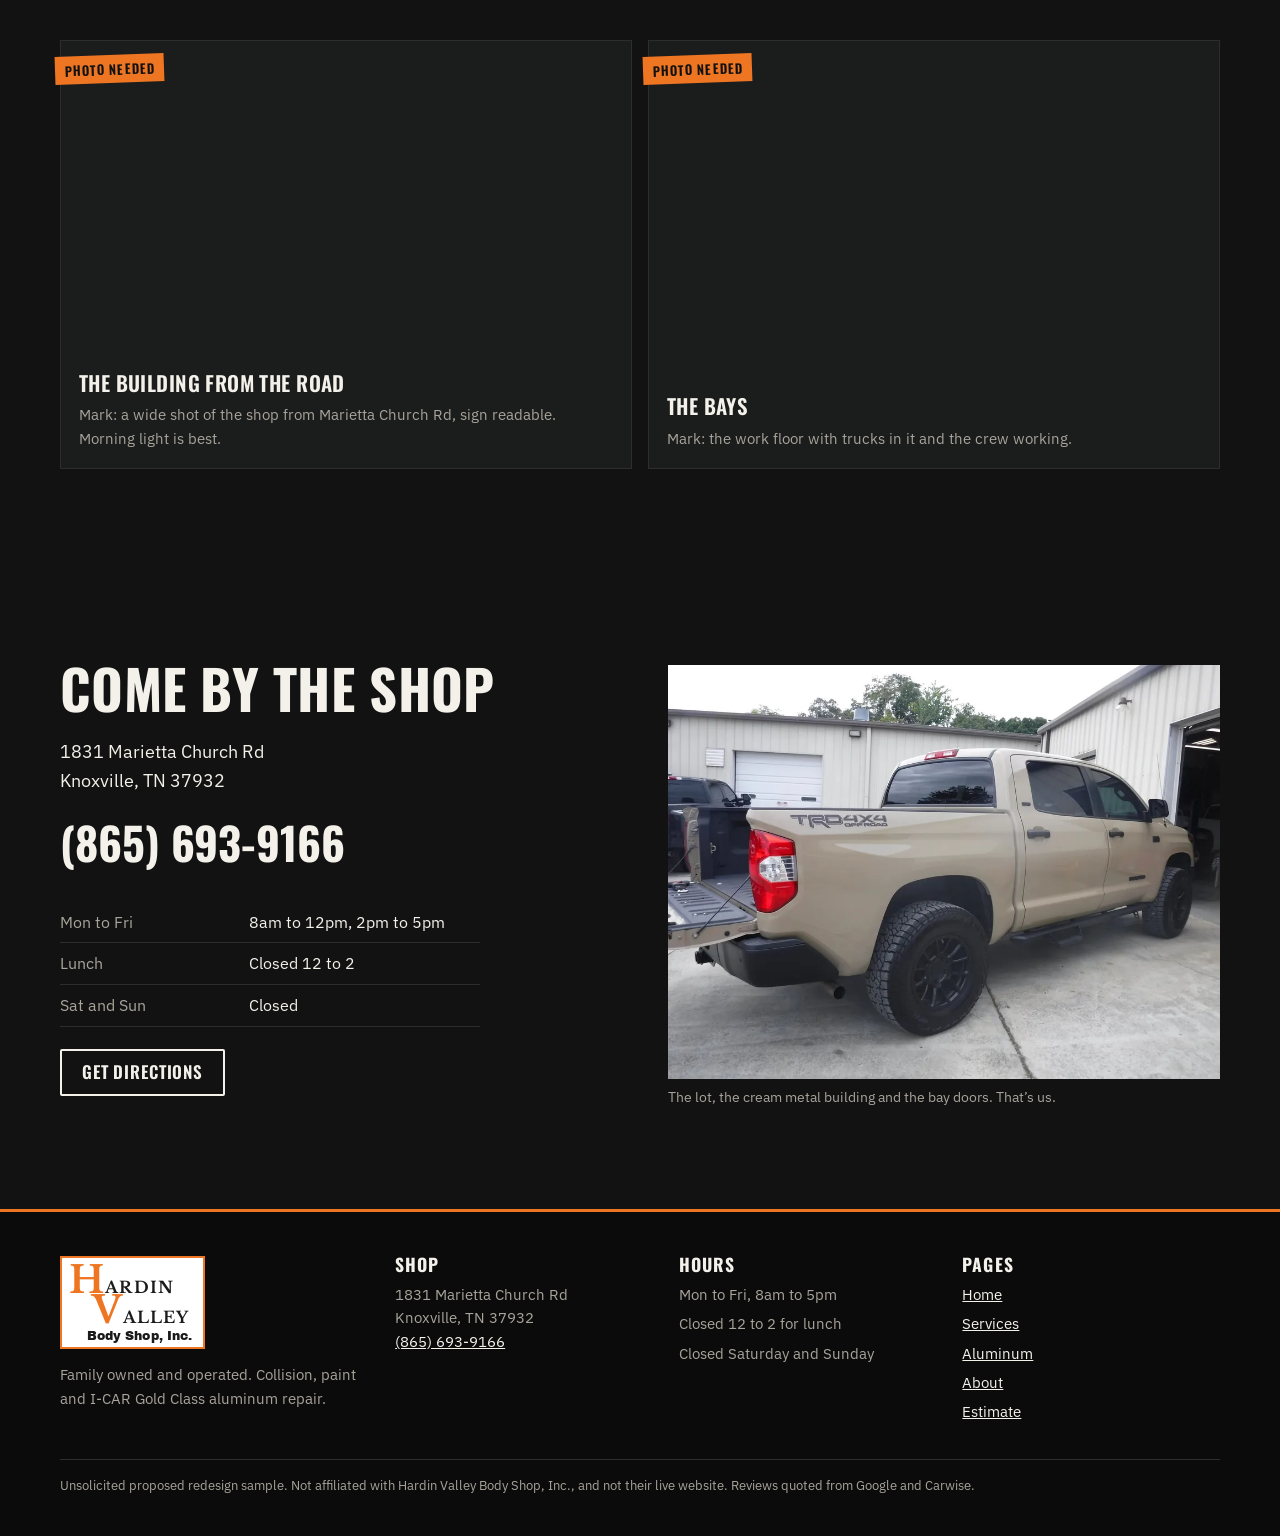
<file: about.html>
<!DOCTYPE html>
<html lang="en">
<head>
<meta charset="utf-8">
<meta name="viewport" content="width=device-width, initial-scale=1">
<meta name="robots" content="noindex, nofollow, noarchive">
<title>About the Ogle Family | Hardin Valley Body Shop, Inc., Knoxville TN</title>
<meta name="description" content="Hardin Valley Body Shop, Inc. is family owned and operated by Mark and Sonya Ogle with their son Dylan, on Marietta Church Rd in Knoxville.">
<meta name="theme-color" content="#121212">
<link rel="icon" href="data:,">
<link rel="preconnect" href="https://fonts.googleapis.com">
<link rel="preconnect" href="https://fonts.gstatic.com" crossorigin>
<link rel="stylesheet" href="https://fonts.googleapis.com/css2?family=Archivo+Black&family=IBM+Plex+Sans:wght@400;600&family=Libre+Baskerville:wght@700&family=Oswald:wght@500;600;700&display=swap">
<link rel="stylesheet" href="style.css">

</head>
<body>
<a class="skip" href="#main">Skip to main content</a>
<div class="ribbon" role="note"><div class="wrap"><strong>Sample</strong>Unsolicited proposed redesign. Not affiliated with Hardin Valley Body Shop, Inc., and not their live website.</div></div>
<header class="site-head">
<div class="wrap head-row">
<a class="sign" href="index.html" aria-label="Hardin Valley Body Shop, Inc., home"><span class="sign-hv" aria-hidden="true"><span class="l1"><span class="cap">H</span>ARDIN</span><span class="l2"><span class="cap">V</span>ALLEY</span></span><span class="sign-inc" aria-hidden="true">Body Shop, Inc.</span></a>
<nav class="main-nav" aria-label="Main"><ul><li><a href="index.html">Home</a></li><li><a href="services.html">Services</a></li><li><a href="aluminum-repair.html">Aluminum</a></li><li><a href="about.html" aria-current="page">About</a></li><li class="nav-est"><a href="estimate.html">Estimate</a></li></ul></nav>
<div class="head-cta">
<a class="head-phone" href="tel:+18656939166"><span class="num">(865) 693-9166</span><span class="call">Call</span></a>
<a class="btn" href="estimate.html"><span class="lg-only">Free </span>estimate</a>
</div>
</div>
</header>
<main id="main">

<section class="plain-head" aria-labelledby="ph">
<div class="wrap">
<h1 id="ph">Mark. Sonya. Dylan.</h1>
<p>Hardin Valley Body Shop, Inc. is family owned and operated by Mark and Sonya Ogle and their son Dylan.</p>
</div>
</section>

<section class="sec" aria-labelledby="fam-h">
<div class="wrap split">
<figure class="family">
<img src="img/ogle-family-sign-1400.webp" srcset="img/ogle-family-sign-800.webp 800w, img/ogle-family-sign-1400.webp 1400w" sizes="(min-width: 900px) 50vw, 100vw" width="1400" height="1050" alt="Mark, Sonya and Dylan Ogle standing in front of the shop, holding a Hardin Valley Body Shop, Inc. sign, with the same sign on the building behind them" loading="lazy" decoding="async">
<figcaption>Mark, Sonya and Dylan Ogle, out front of the shop with the sign.</figcaption>
</figure>
<div>
<h2 id="fam-h">The Ogles</h2>
<ul class="people">
<li><strong>Mark Ogle</strong><span>President and owner</span></li>
<li><strong>Sonya Ogle</strong><span>Owner</span></li>
<li><strong>Dylan Ogle</strong><span>Their son, in the business</span></li>
</ul>
<p>No corporate office. No regional manager. No chain. A family shop on Marietta Church Rd, I-CAR Gold Class, aluminum certified on seven makes, with a BBB A+ rating.</p>
<p>Closed 12 to 2 for lunch. No estimates when it&rsquo;s raining. Those are the rules.</p>
<a class="btn" href="estimate.html">Get a free estimate</a>
</div>
</div>
</section>

<section class="sec" style="padding-top:0" aria-labelledby="rev-h">
<div class="wrap">
<div class="sec-head"><h2 id="rev-h">They use our names</h2><p>Customers don&rsquo;t review &ldquo;the shop.&rdquo; They review Mark and Sonya.</p></div>
<div class="reviews">
<figure class="review"><span class="stars" aria-hidden="true">&#9733;&#9733;&#9733;&#9733;&#9733;</span><blockquote><p>&ldquo;Mark and Sonya were great to work with!&rdquo;</p></blockquote><footer><span class="initials" aria-hidden="true">WL</span><span><strong>Will Leopold</strong>Google, 2 years ago</span></footer></figure>
<figure class="review"><span class="stars" aria-hidden="true">&#9733;&#9733;&#9733;&#9733;&#9733;</span><blockquote><p>&ldquo;Sonya, Mark and their AMAZING long running team are truly masters at what they do!&rdquo;</p></blockquote><footer><span class="initials" aria-hidden="true">DS</span><span><strong>Danielle Shaheen</strong>Google, 2 years ago</span></footer></figure>
<figure class="review"><span class="stars" aria-hidden="true">&#9733;&#9733;&#9733;&#9733;&#9733;</span><blockquote><p>&ldquo;Mark and his guys do incredible work. I have a black car and am a professional detailer so I notice stuff most would never. I have never in my life seen such good paint and flake matching.&rdquo;</p></blockquote><footer><span class="initials" aria-hidden="true">HM</span><span><strong>halo megabloks m</strong>Google, 2 years ago</span></footer></figure>
</div>
</div>
</section>

<section class="sec" style="padding-top:0" aria-labelledby="pn-h">
<div class="wrap">
<h2 id="pn-h" class="sr-only">Photos to add</h2>
<div class="need-row">
<figure class="need"><span class="tape">Photo needed</span><strong>The building from the road</strong><p>Mark: a wide shot of the shop from Marietta Church Rd, sign readable. Morning light is best.</p></figure>
<figure class="need"><span class="tape">Photo needed</span><strong>The bays</strong><p>Mark: the work floor with trucks in it and the crew working.</p></figure>
</div>
</div>
</section>
<section class="sec" aria-labelledby="visit-h">
<div class="wrap visit-grid">
<div>
<h2 id="visit-h">Come by the shop</h2>
<address class="addr">1831 Marietta Church Rd<br>Knoxville, TN 37932</address>
<a class="big-phone" href="tel:+18656939166">(865) 693-9166</a>
<table class="hours">
<caption class="sr-only">Shop hours</caption>
<tbody>
<tr><th scope="row">Mon to Fri</th><td>8am to 12pm, 2pm to 5pm</td></tr>
<tr><th scope="row">Lunch</th><td>Closed 12 to 2</td></tr>
<tr><th scope="row">Sat and Sun</th><td>Closed</td></tr>
</tbody>
</table>
<p><a class="btn btn-ghost" href="https://www.google.com/maps/search/?api=1&amp;query=1831+Marietta+Church+Rd+Knoxville+TN+37932" rel="noopener">Get directions</a></p>
</div>
<figure style="margin:0">
<img src="img/tundra-after-bays-2-1000.webp" srcset="img/tundra-after-bays-2-600.webp 600w, img/tundra-after-bays-2-1000.webp 1000w, img/tundra-after-bays-2-1600.webp 1600w" sizes="(min-width: 900px) 50vw, 100vw" width="1600" height="1200" alt="Tan Toyota Tundra TRD Off Road parked on the concrete lot beside the shop, cream metal building and roll-up bay doors behind it" loading="lazy" decoding="async">
<figcaption class="visit-cap">The lot, the cream metal building and the bay doors. That&rsquo;s us.</figcaption>
</figure>
</div>
</section></main>
<footer class="site-foot">
<div class="wrap">
<div class="foot-grid">
<div><a class="sign" href="index.html" aria-label="Hardin Valley Body Shop, Inc., home"><span class="sign-hv" aria-hidden="true"><span class="l1"><span class="cap">H</span>ARDIN</span><span class="l2"><span class="cap">V</span>ALLEY</span></span><span class="sign-inc" aria-hidden="true">Body Shop, Inc.</span></a><p style="margin-top:14px">Family owned and operated. Collision, paint and I-CAR Gold Class aluminum repair.</p></div>
<div><h2>Shop</h2><address>1831 Marietta Church Rd<br>Knoxville, TN 37932</address><p><a href="tel:+18656939166">(865) 693-9166</a></p></div>
<div><h2>Hours</h2><ul><li>Mon to Fri, 8am to 5pm</li><li>Closed 12 to 2 for lunch</li><li>Closed Saturday and Sunday</li></ul></div>
<div><h2>Pages</h2><ul><li><a href="index.html">Home</a></li><li><a href="services.html">Services</a></li><li><a href="aluminum-repair.html">Aluminum</a></li><li><a href="about.html">About</a></li><li><a href="estimate.html">Estimate</a></li></ul></div>
</div>
<p class="foot-note">Unsolicited proposed redesign sample. Not affiliated with Hardin Valley Body Shop, Inc., and not their live website. Reviews quoted from Google and Carwise.</p>
</div>
</footer>
</body>
</html>
</file>
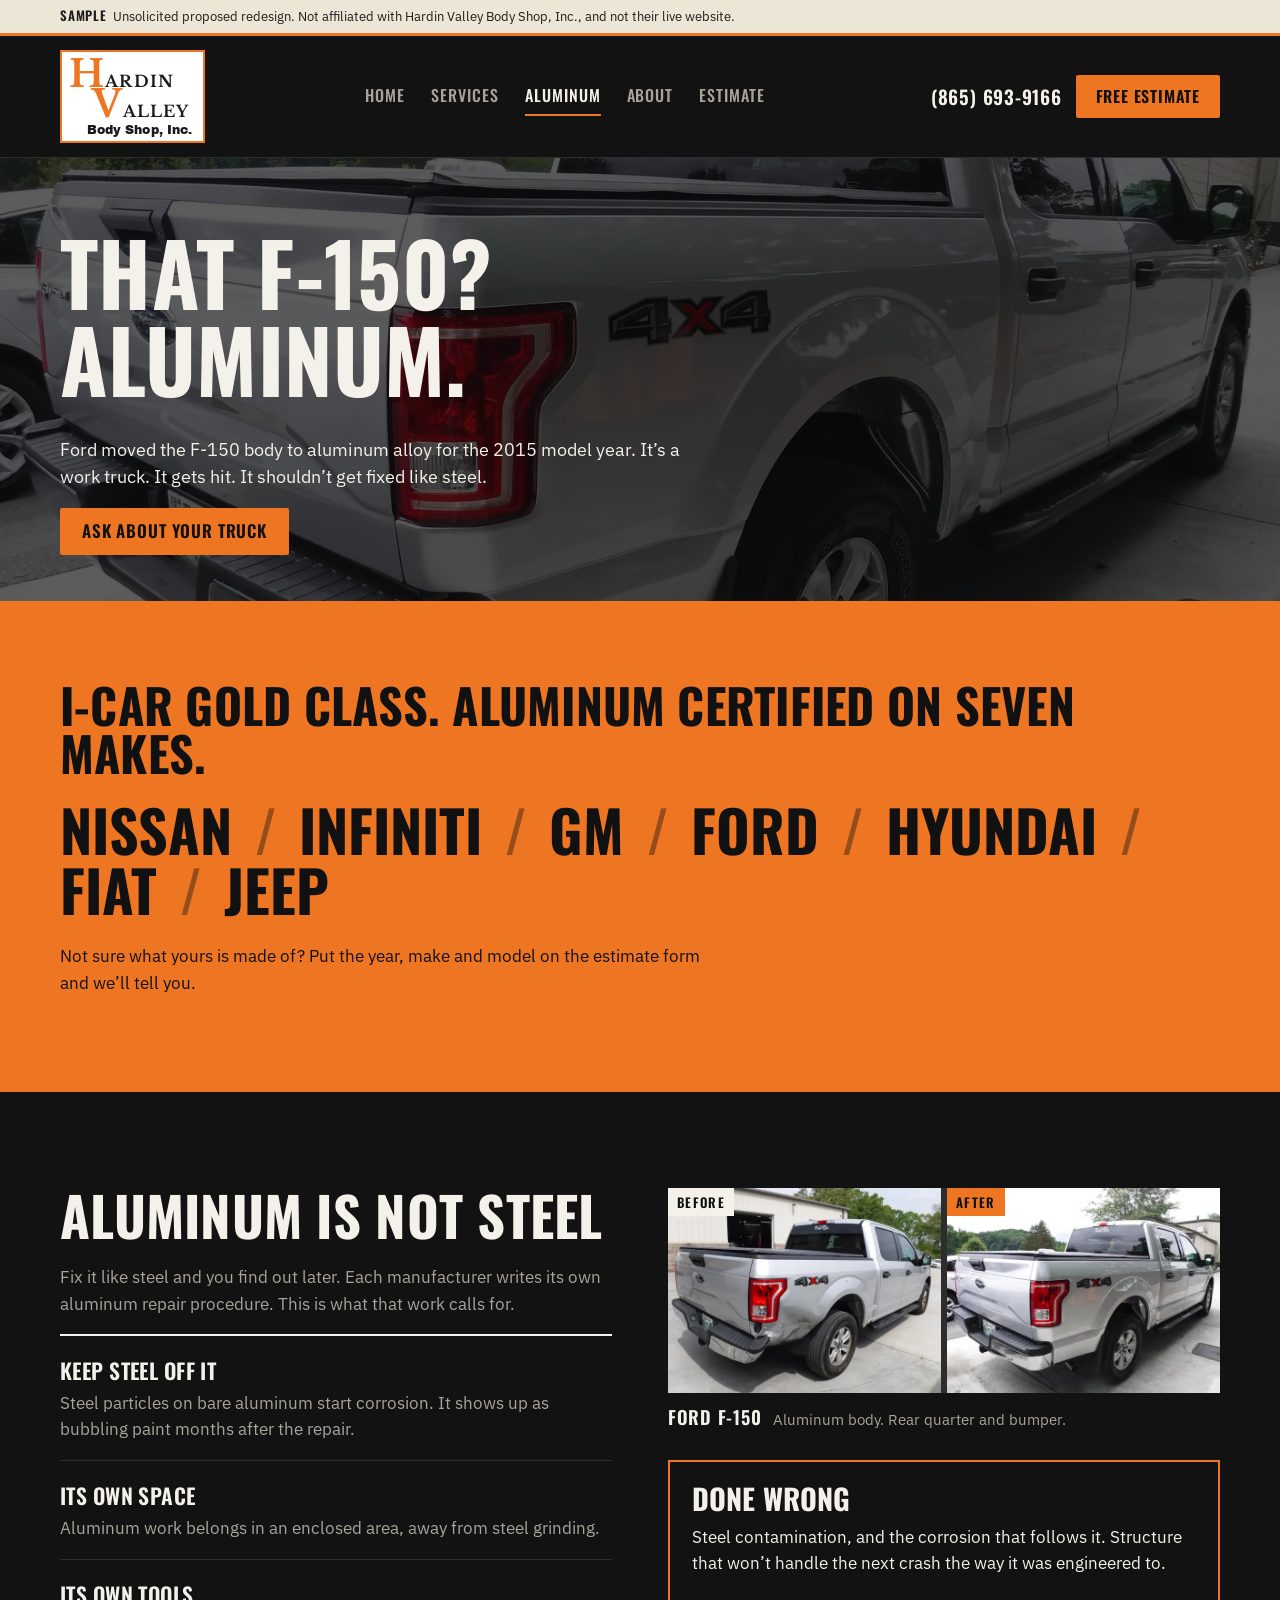
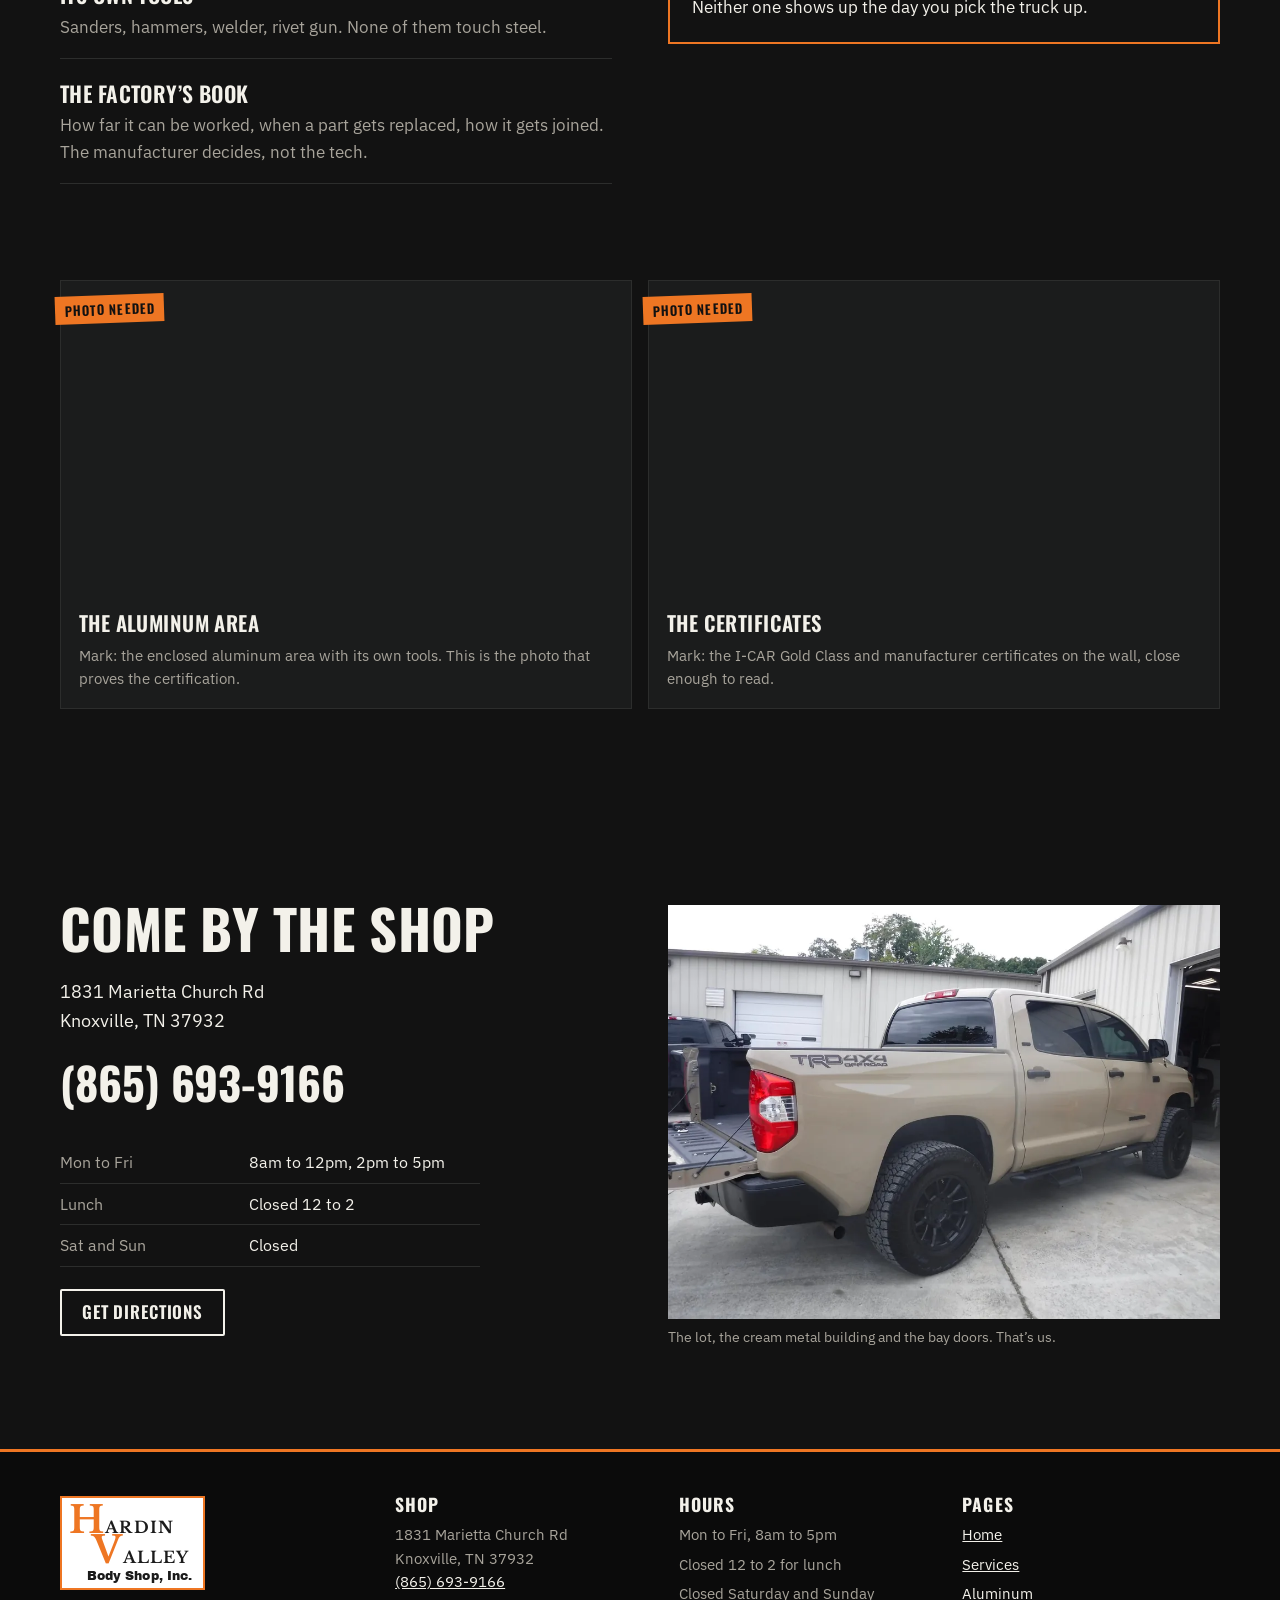
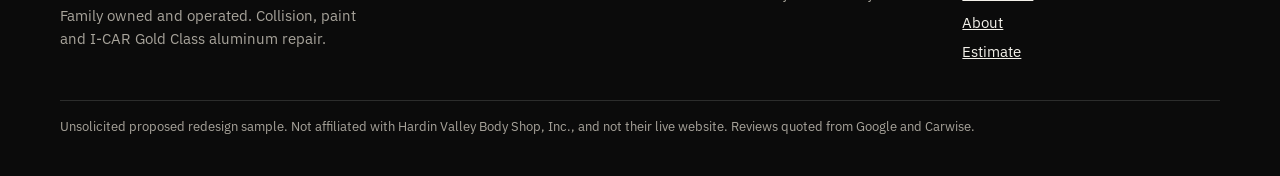
<file: aluminum-repair.html>
<!DOCTYPE html>
<html lang="en">
<head>
<meta charset="utf-8">
<meta name="viewport" content="width=device-width, initial-scale=1">
<meta name="robots" content="noindex, nofollow, noarchive">
<title>Aluminum Repair | I-CAR Gold Class, Certified on 7 Makes | Hardin Valley Body Shop, Inc.</title>
<meta name="description" content="I-CAR Gold Class aluminum repair in Hardin Valley, Knoxville. Aluminum certified on Nissan, Infiniti, GM, Ford, Hyundai, Fiat and Jeep.">
<meta name="theme-color" content="#121212">
<link rel="icon" href="data:,">
<link rel="preconnect" href="https://fonts.googleapis.com">
<link rel="preconnect" href="https://fonts.gstatic.com" crossorigin>
<link rel="stylesheet" href="https://fonts.googleapis.com/css2?family=Archivo+Black&family=IBM+Plex+Sans:wght@400;600&family=Libre+Baskerville:wght@700&family=Oswald:wght@500;600;700&display=swap">
<link rel="stylesheet" href="style.css">

</head>
<body>
<a class="skip" href="#main">Skip to main content</a>
<div class="ribbon" role="note"><div class="wrap"><strong>Sample</strong>Unsolicited proposed redesign. Not affiliated with Hardin Valley Body Shop, Inc., and not their live website.</div></div>
<header class="site-head">
<div class="wrap head-row">
<a class="sign" href="index.html" aria-label="Hardin Valley Body Shop, Inc., home"><span class="sign-hv" aria-hidden="true"><span class="l1"><span class="cap">H</span>ARDIN</span><span class="l2"><span class="cap">V</span>ALLEY</span></span><span class="sign-inc" aria-hidden="true">Body Shop, Inc.</span></a>
<nav class="main-nav" aria-label="Main"><ul><li><a href="index.html">Home</a></li><li><a href="services.html">Services</a></li><li><a href="aluminum-repair.html" aria-current="page">Aluminum</a></li><li><a href="about.html">About</a></li><li class="nav-est"><a href="estimate.html">Estimate</a></li></ul></nav>
<div class="head-cta">
<a class="head-phone" href="tel:+18656939166"><span class="num">(865) 693-9166</span><span class="call">Call</span></a>
<a class="btn" href="estimate.html"><span class="lg-only">Free </span>estimate</a>
</div>
</div>
</header>
<main id="main">

<section class="page-head" aria-labelledby="ph">
<div class="hero-img"><img src="img/f150-after-1000.webp" srcset="img/f150-after-600.webp 600w, img/f150-after-1000.webp 1000w, img/f150-after-1600.webp 1600w" sizes="100vw" width="1600" height="1200" alt="Repaired silver Ford F-150 4x4 on the shop lot, trees on the hill behind" fetchpriority="high"></div>
<div class="wrap page-head-body">
<h1 id="ph">That F-150? Aluminum.</h1>
<p>Ford moved the F-150 body to aluminum alloy for the 2015 model year. It&rsquo;s a work truck. It gets hit. It shouldn&rsquo;t get fixed like steel.</p>
<a class="btn" href="estimate.html">Ask about your truck</a>
</div>
</section>

<section class="gold" aria-labelledby="gold-h">
<div class="wrap">
<h2 id="gold-h">I-CAR Gold Class. Aluminum certified on seven makes.</h2>
<ul class="makes" aria-label="Aluminum certified makes">
<li>Nissan</li><li>Infiniti</li><li>GM</li><li>Ford</li><li>Hyundai</li><li>Fiat</li><li>Jeep</li>
</ul>
<p>Not sure what yours is made of? Put the year, make and model on the estimate form and we&rsquo;ll tell you.</p>
</div>
</section>

<section class="sec" aria-labelledby="ns-h">
<div class="wrap split">
<div>
<h2 id="ns-h">Aluminum is not steel</h2>
<p style="color:var(--concrete)">Fix it like steel and you find out later. Each manufacturer writes its own aluminum repair procedure. This is what that work calls for.</p>
<ul class="al-list">
<li><strong>Keep steel off it</strong><span>Steel particles on bare aluminum start corrosion. It shows up as bubbling paint months after the repair.</span></li>
<li><strong>Its own space</strong><span>Aluminum work belongs in an enclosed area, away from steel grinding.</span></li>
<li><strong>Its own tools</strong><span>Sanders, hammers, welder, rivet gun. None of them touch steel.</span></li>
<li><strong>The factory&rsquo;s book</strong><span>How far it can be worked, when a part gets replaced, how it gets joined. The manufacturer decides, not the tech.</span></li>
</ul>
</div>
<div>
<figure class="ba" style="margin-bottom:28px">
<div class="ba-pair">
<div class="ba-shot"><img src="img/f150-before-1000.webp" srcset="img/f150-before-600.webp 600w, img/f150-before-1000.webp 1000w" sizes="(min-width: 1200px) 600px, (min-width: 900px) 50vw, 50vw" width="1000" height="750" alt="Silver Ford F-150 before repair, rear bumper crushed and rear quarter dented" loading="lazy" decoding="async"><span class="tag tag-before">Before</span></div>
<div class="ba-shot"><img src="img/f150-after-1000.webp" srcset="img/f150-after-600.webp 600w, img/f150-after-1000.webp 1000w" sizes="(min-width: 1200px) 600px, (min-width: 900px) 50vw, 50vw" width="1000" height="750" alt="The same Ford F-150 after repair" loading="lazy" decoding="async"><span class="tag tag-after">After</span></div>
</div>
<figcaption><b>Ford F-150</b> Aluminum body. Rear quarter and bumper.</figcaption>
</figure>
<div class="callout">
<h2>Done wrong</h2>
<p>Steel contamination, and the corrosion that follows it. Structure that won&rsquo;t handle the next crash the way it was engineered to.</p>
<p style="margin:0">Neither one shows up the day you pick the truck up.</p>
</div>
</div>
</div>
</section>

<section class="sec" style="padding-top:0" aria-labelledby="pn-h">
<div class="wrap">
<h2 id="pn-h" class="sr-only">Photos to add</h2>
<div class="need-row">
<figure class="need"><span class="tape">Photo needed</span><strong>The aluminum area</strong><p>Mark: the enclosed aluminum area with its own tools. This is the photo that proves the certification.</p></figure>
<figure class="need"><span class="tape">Photo needed</span><strong>The certificates</strong><p>Mark: the I-CAR Gold Class and manufacturer certificates on the wall, close enough to read.</p></figure>
</div>
</div>
</section>
<section class="sec" aria-labelledby="visit-h">
<div class="wrap visit-grid">
<div>
<h2 id="visit-h">Come by the shop</h2>
<address class="addr">1831 Marietta Church Rd<br>Knoxville, TN 37932</address>
<a class="big-phone" href="tel:+18656939166">(865) 693-9166</a>
<table class="hours">
<caption class="sr-only">Shop hours</caption>
<tbody>
<tr><th scope="row">Mon to Fri</th><td>8am to 12pm, 2pm to 5pm</td></tr>
<tr><th scope="row">Lunch</th><td>Closed 12 to 2</td></tr>
<tr><th scope="row">Sat and Sun</th><td>Closed</td></tr>
</tbody>
</table>
<p><a class="btn btn-ghost" href="https://www.google.com/maps/search/?api=1&amp;query=1831+Marietta+Church+Rd+Knoxville+TN+37932" rel="noopener">Get directions</a></p>
</div>
<figure style="margin:0">
<img src="img/tundra-after-bays-2-1000.webp" srcset="img/tundra-after-bays-2-600.webp 600w, img/tundra-after-bays-2-1000.webp 1000w, img/tundra-after-bays-2-1600.webp 1600w" sizes="(min-width: 900px) 50vw, 100vw" width="1600" height="1200" alt="Tan Toyota Tundra TRD Off Road parked on the concrete lot beside the shop, cream metal building and roll-up bay doors behind it" loading="lazy" decoding="async">
<figcaption class="visit-cap">The lot, the cream metal building and the bay doors. That&rsquo;s us.</figcaption>
</figure>
</div>
</section></main>
<footer class="site-foot">
<div class="wrap">
<div class="foot-grid">
<div><a class="sign" href="index.html" aria-label="Hardin Valley Body Shop, Inc., home"><span class="sign-hv" aria-hidden="true"><span class="l1"><span class="cap">H</span>ARDIN</span><span class="l2"><span class="cap">V</span>ALLEY</span></span><span class="sign-inc" aria-hidden="true">Body Shop, Inc.</span></a><p style="margin-top:14px">Family owned and operated. Collision, paint and I-CAR Gold Class aluminum repair.</p></div>
<div><h2>Shop</h2><address>1831 Marietta Church Rd<br>Knoxville, TN 37932</address><p><a href="tel:+18656939166">(865) 693-9166</a></p></div>
<div><h2>Hours</h2><ul><li>Mon to Fri, 8am to 5pm</li><li>Closed 12 to 2 for lunch</li><li>Closed Saturday and Sunday</li></ul></div>
<div><h2>Pages</h2><ul><li><a href="index.html">Home</a></li><li><a href="services.html">Services</a></li><li><a href="aluminum-repair.html">Aluminum</a></li><li><a href="about.html">About</a></li><li><a href="estimate.html">Estimate</a></li></ul></div>
</div>
<p class="foot-note">Unsolicited proposed redesign sample. Not affiliated with Hardin Valley Body Shop, Inc., and not their live website. Reviews quoted from Google and Carwise.</p>
</div>
</footer>
</body>
</html>
</file>
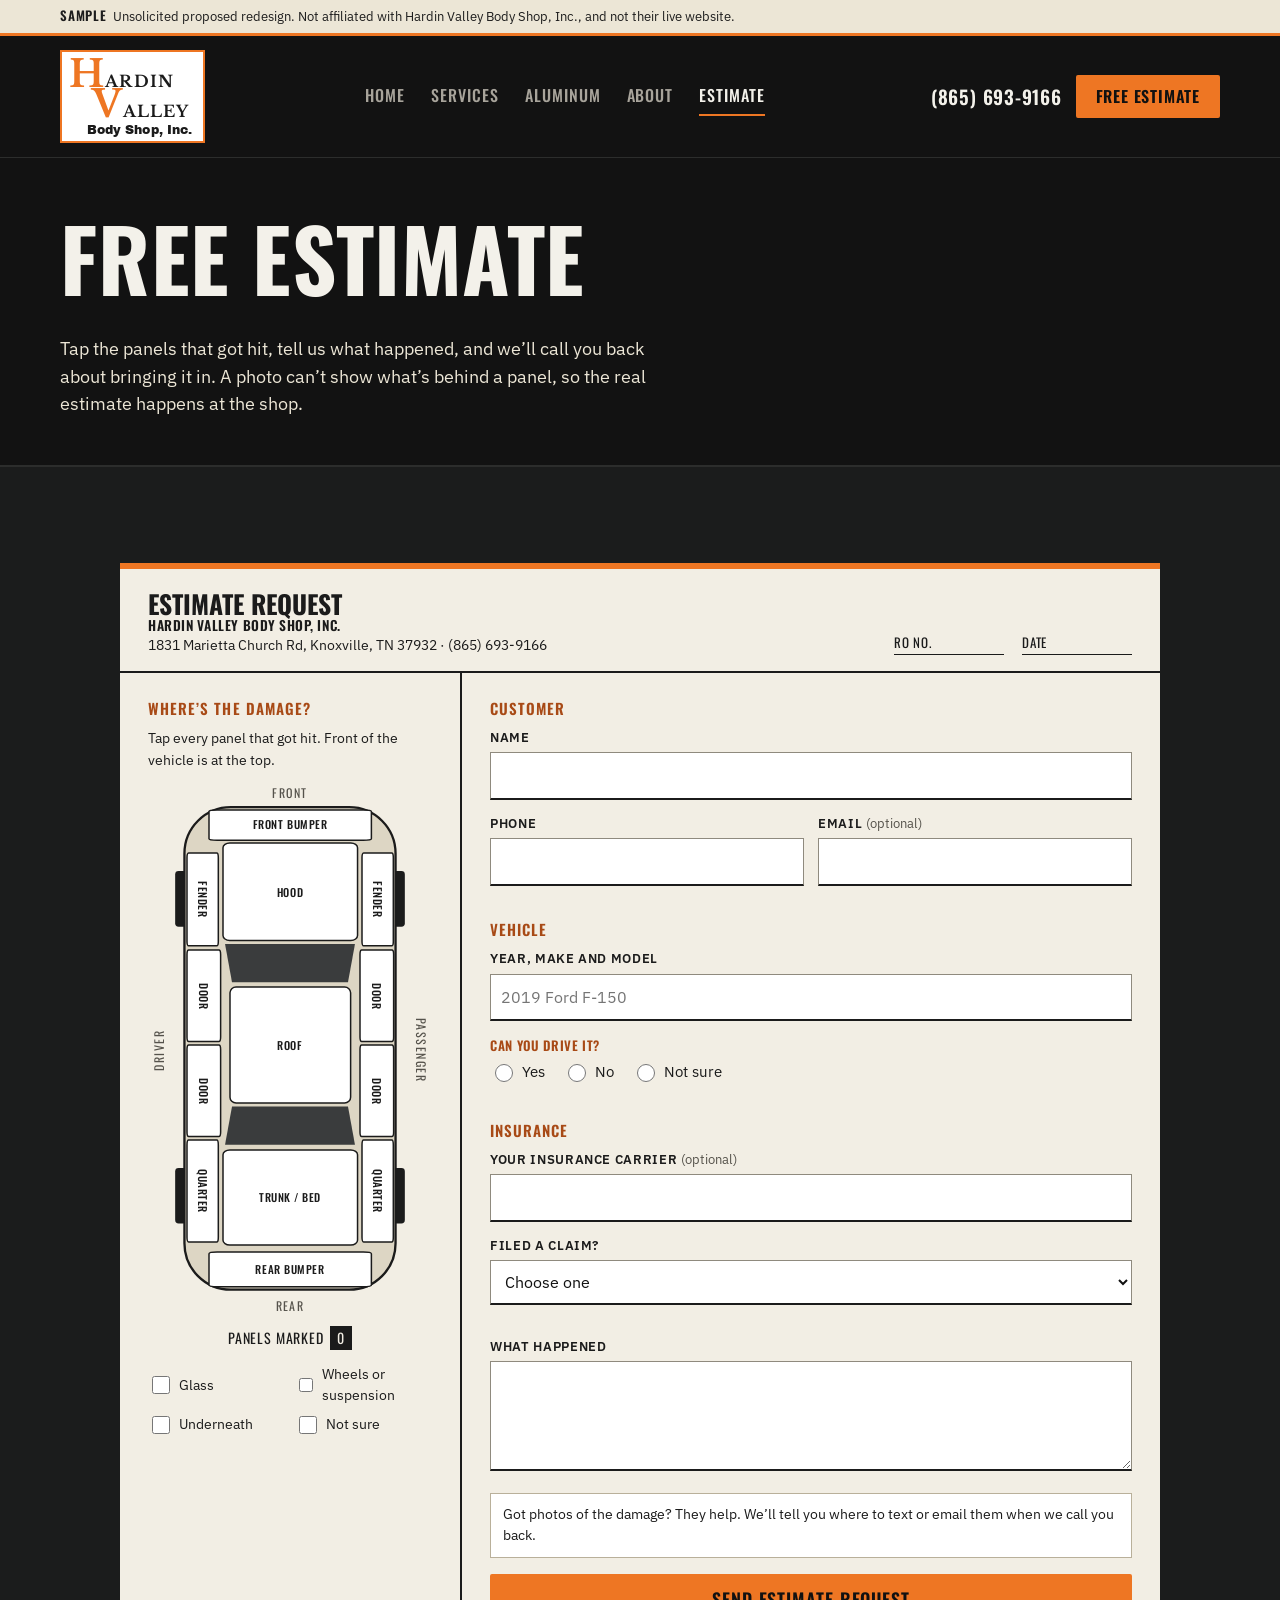
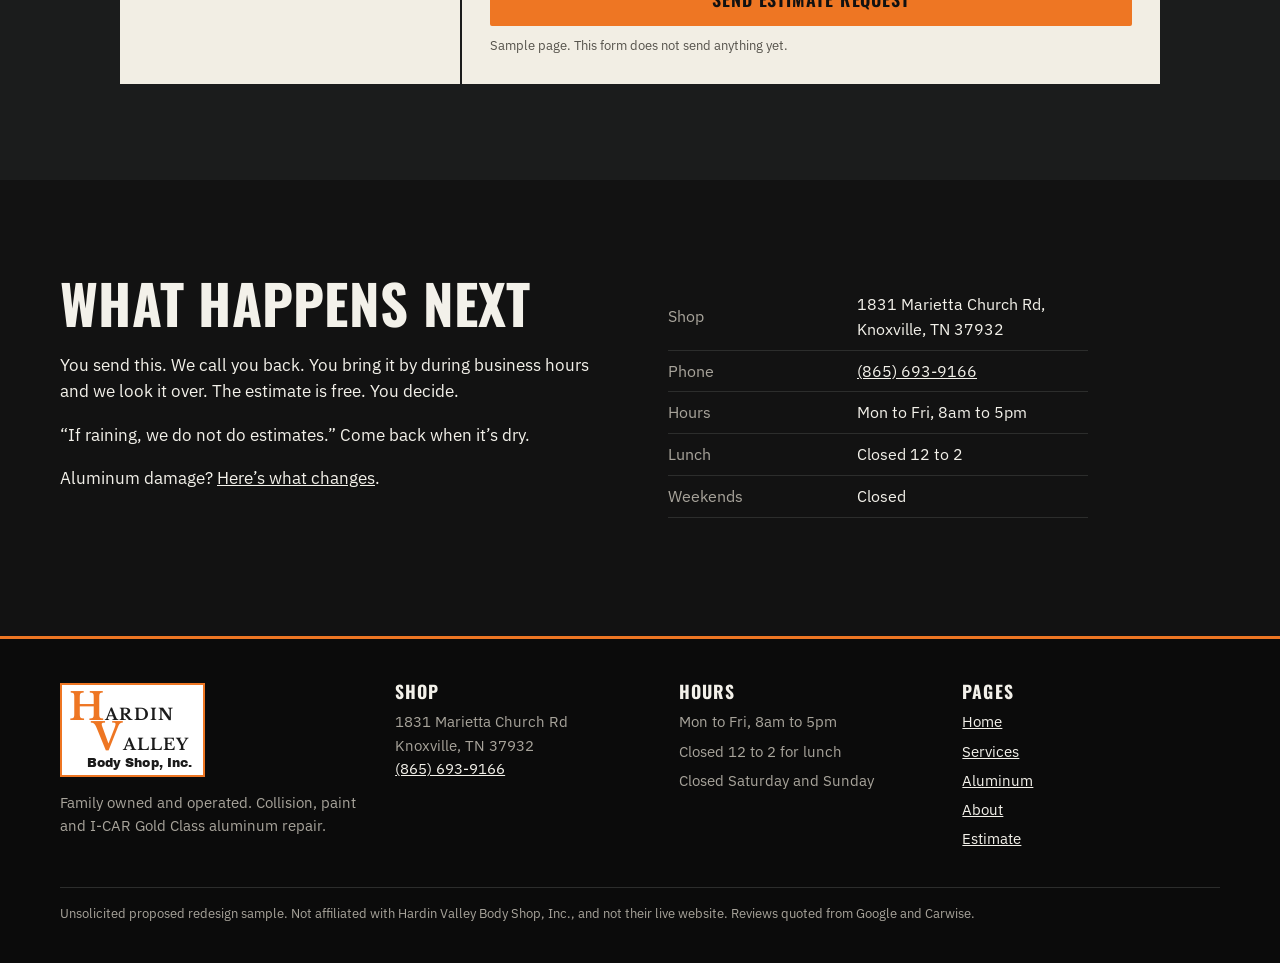
<file: estimate.html>
<!DOCTYPE html>
<html lang="en">
<head>
<meta charset="utf-8">
<meta name="viewport" content="width=device-width, initial-scale=1">
<meta name="robots" content="noindex, nofollow, noarchive">
<title>Free Estimate | Hardin Valley Body Shop, Inc., Knoxville TN</title>
<meta name="description" content="Request a free estimate from Hardin Valley Body Shop. Tap the damaged panels on the diagram, tell us what happened, and we will call you back.">
<meta name="theme-color" content="#121212">
<link rel="icon" href="data:,">
<link rel="preconnect" href="https://fonts.googleapis.com">
<link rel="preconnect" href="https://fonts.gstatic.com" crossorigin>
<link rel="stylesheet" href="https://fonts.googleapis.com/css2?family=Archivo+Black&family=IBM+Plex+Sans:wght@400;600&family=Libre+Baskerville:wght@700&family=Oswald:wght@500;600;700&display=swap">
<link rel="stylesheet" href="style.css">

</head>
<body>
<a class="skip" href="#main">Skip to main content</a>
<div class="ribbon" role="note"><div class="wrap"><strong>Sample</strong>Unsolicited proposed redesign. Not affiliated with Hardin Valley Body Shop, Inc., and not their live website.</div></div>
<header class="site-head">
<div class="wrap head-row">
<a class="sign" href="index.html" aria-label="Hardin Valley Body Shop, Inc., home"><span class="sign-hv" aria-hidden="true"><span class="l1"><span class="cap">H</span>ARDIN</span><span class="l2"><span class="cap">V</span>ALLEY</span></span><span class="sign-inc" aria-hidden="true">Body Shop, Inc.</span></a>
<nav class="main-nav" aria-label="Main"><ul><li><a href="index.html">Home</a></li><li><a href="services.html">Services</a></li><li><a href="aluminum-repair.html">Aluminum</a></li><li><a href="about.html">About</a></li><li class="nav-est"><a href="estimate.html" aria-current="page">Estimate</a></li></ul></nav>
<div class="head-cta">
<a class="head-phone" href="tel:+18656939166"><span class="num">(865) 693-9166</span><span class="call">Call</span></a>
<a class="btn" href="estimate.html"><span class="lg-only">Free </span>estimate</a>
</div>
</div>
</header>
<main id="main">

<section class="plain-head" aria-labelledby="ph">
<div class="wrap">
<h1 id="ph">Free estimate</h1>
<p>Tap the panels that got hit, tell us what happened, and we&rsquo;ll call you back about bringing it in. A photo can&rsquo;t show what&rsquo;s behind a panel, so the real estimate happens at the shop.</p>
</div>
</section>

<section class="sec estimate-sec" aria-label="Estimate request form">
<div class="wrap">
<div class="sent" id="sent" role="status"><strong>Sample page.</strong> Your selections made it into the request, but nothing was sent. On the live site this goes straight to the shop.</div>
<form class="ro marked" action="estimate.html#sent" method="get" aria-labelledby="e-title">
<div class="ro-top">
<div>
<p class="ro-title" id="e-title">Estimate request</p>
<p class="ro-shop"><b>Hardin Valley Body Shop, Inc.</b><br>1831 Marietta Church Rd, Knoxville, TN 37932 &middot; (865) 693-9166</p>
</div>
<div class="ro-meta" aria-hidden="true"><span>RO no.</span><span>Date</span></div>
</div>
<div class="ro-body">
<div class="ro-col">
<fieldset>
<legend>Where&rsquo;s the damage?</legend>
<p class="damage-help">Tap every panel that got hit. Front of the vehicle is at the top.</p>
<div class="car-wrap">
<span class="end-lbl" aria-hidden="true">Front</span>
<span class="side-lbl left" aria-hidden="true">Driver</span>
<div class="car">
<svg class="car-outline" viewBox="0 0 200 420" aria-hidden="true" focusable="false">
<rect x="1" y="56" width="10" height="48" rx="3" fill="#1b1b1b"/>
<rect x="189" y="56" width="10" height="48" rx="3" fill="#1b1b1b"/>
<rect x="1" y="312" width="10" height="48" rx="3" fill="#1b1b1b"/>
<rect x="189" y="312" width="10" height="48" rx="3" fill="#1b1b1b"/>
<rect x="9" y="1" width="182" height="416" rx="40" fill="#ddd6c4" stroke="#1b1b1b" stroke-width="2"/>
<path d="M44 119 L156 119 L150 152 L50 152 Z" fill="#3a3c3d"/>
<path d="M50 259 L150 259 L156 292 L44 292 Z" fill="#3a3c3d"/>
</svg>
<label class="panel" style="left:15.0%;top:0.71%;width:70.0%;height:6.19%"><input type="checkbox" name="damage" value="Front bumper"><svg viewBox="0 0 100 100" preserveAspectRatio="none" aria-hidden="true" focusable="false"><rect x="0" y="0" width="100" height="100" rx="5" vector-effect="non-scaling-stroke"/></svg><span class="pname" aria-hidden="true">Front bumper</span><span class="sr-only">Front bumper</span></label><label class="panel" style="left:21.0%;top:7.62%;width:58.0%;height:20.00%"><input type="checkbox" name="damage" value="Hood"><svg viewBox="0 0 100 100" preserveAspectRatio="none" aria-hidden="true" focusable="false"><rect x="0" y="0" width="100" height="100" rx="5" vector-effect="non-scaling-stroke"/></svg><span class="pname" aria-hidden="true">Hood</span><span class="sr-only">Hood</span></label><label class="panel v" style="left:5.5%;top:9.52%;width:13.5%;height:19.05%"><input type="checkbox" name="damage" value="Driver front fender"><svg viewBox="0 0 100 100" preserveAspectRatio="none" aria-hidden="true" focusable="false"><rect x="0" y="0" width="100" height="100" rx="5" vector-effect="non-scaling-stroke"/></svg><span class="pname" aria-hidden="true">Fender</span><span class="sr-only">Driver front fender</span></label><label class="panel v" style="left:81.0%;top:9.52%;width:13.5%;height:19.05%"><input type="checkbox" name="damage" value="Passenger front fender"><svg viewBox="0 0 100 100" preserveAspectRatio="none" aria-hidden="true" focusable="false"><rect x="0" y="0" width="100" height="100" rx="5" vector-effect="non-scaling-stroke"/></svg><span class="pname" aria-hidden="true">Fender</span><span class="sr-only">Passenger front fender</span></label><label class="panel v" style="left:5.5%;top:29.52%;width:14.5%;height:18.81%"><input type="checkbox" name="damage" value="Driver front door"><svg viewBox="0 0 100 100" preserveAspectRatio="none" aria-hidden="true" focusable="false"><rect x="0" y="0" width="100" height="100" rx="5" vector-effect="non-scaling-stroke"/></svg><span class="pname" aria-hidden="true">Door</span><span class="sr-only">Driver front door</span></label><label class="panel v" style="left:80.0%;top:29.52%;width:14.5%;height:18.81%"><input type="checkbox" name="damage" value="Passenger front door"><svg viewBox="0 0 100 100" preserveAspectRatio="none" aria-hidden="true" focusable="false"><rect x="0" y="0" width="100" height="100" rx="5" vector-effect="non-scaling-stroke"/></svg><span class="pname" aria-hidden="true">Door</span><span class="sr-only">Passenger front door</span></label><label class="panel" style="left:24.0%;top:37.14%;width:52.0%;height:23.81%"><input type="checkbox" name="damage" value="Roof"><svg viewBox="0 0 100 100" preserveAspectRatio="none" aria-hidden="true" focusable="false"><rect x="0" y="0" width="100" height="100" rx="5" vector-effect="non-scaling-stroke"/></svg><span class="pname" aria-hidden="true">Roof</span><span class="sr-only">Roof</span></label><label class="panel v" style="left:5.5%;top:49.05%;width:14.5%;height:18.81%"><input type="checkbox" name="damage" value="Driver rear door"><svg viewBox="0 0 100 100" preserveAspectRatio="none" aria-hidden="true" focusable="false"><rect x="0" y="0" width="100" height="100" rx="5" vector-effect="non-scaling-stroke"/></svg><span class="pname" aria-hidden="true">Door</span><span class="sr-only">Driver rear door</span></label><label class="panel v" style="left:80.0%;top:49.05%;width:14.5%;height:18.81%"><input type="checkbox" name="damage" value="Passenger rear door"><svg viewBox="0 0 100 100" preserveAspectRatio="none" aria-hidden="true" focusable="false"><rect x="0" y="0" width="100" height="100" rx="5" vector-effect="non-scaling-stroke"/></svg><span class="pname" aria-hidden="true">Door</span><span class="sr-only">Passenger rear door</span></label><label class="panel v" style="left:5.5%;top:68.57%;width:13.5%;height:20.95%"><input type="checkbox" name="damage" value="Driver rear quarter panel"><svg viewBox="0 0 100 100" preserveAspectRatio="none" aria-hidden="true" focusable="false"><rect x="0" y="0" width="100" height="100" rx="5" vector-effect="non-scaling-stroke"/></svg><span class="pname" aria-hidden="true">Quarter</span><span class="sr-only">Driver rear quarter panel</span></label><label class="panel v" style="left:81.0%;top:68.57%;width:13.5%;height:20.95%"><input type="checkbox" name="damage" value="Passenger rear quarter panel"><svg viewBox="0 0 100 100" preserveAspectRatio="none" aria-hidden="true" focusable="false"><rect x="0" y="0" width="100" height="100" rx="5" vector-effect="non-scaling-stroke"/></svg><span class="pname" aria-hidden="true">Quarter</span><span class="sr-only">Passenger rear quarter panel</span></label><label class="panel" style="left:21.0%;top:70.48%;width:58.0%;height:19.52%"><input type="checkbox" name="damage" value="Trunk, tailgate or bed"><svg viewBox="0 0 100 100" preserveAspectRatio="none" aria-hidden="true" focusable="false"><rect x="0" y="0" width="100" height="100" rx="5" vector-effect="non-scaling-stroke"/></svg><span class="pname" aria-hidden="true">Trunk / bed</span><span class="sr-only">Trunk, tailgate or bed</span></label><label class="panel" style="left:15.0%;top:91.43%;width:70.0%;height:7.14%"><input type="checkbox" name="damage" value="Rear bumper"><svg viewBox="0 0 100 100" preserveAspectRatio="none" aria-hidden="true" focusable="false"><rect x="0" y="0" width="100" height="100" rx="5" vector-effect="non-scaling-stroke"/></svg><span class="pname" aria-hidden="true">Rear bumper</span><span class="sr-only">Rear bumper</span></label>
</div>
<span class="side-lbl" aria-hidden="true">Passenger</span>
<span class="end-lbl" aria-hidden="true">Rear</span>
</div>
<p class="dmg-count" aria-hidden="true">Panels marked</p>
<div class="extra-dmg">
<label><input type="checkbox" name="damage" value="Glass"> Glass</label>
<label><input type="checkbox" name="damage" value="Wheels or suspension"> Wheels or suspension</label>
<label><input type="checkbox" name="damage" value="Underneath"> Underneath</label>
<label><input type="checkbox" name="damage" value="Not sure"> Not sure</label>
</div>
</fieldset>
</div>
<div class="ro-col">
<fieldset>
<legend>Customer</legend>
<div class="field"><label for="e-name">Name</label><input type="text" id="e-name" name="name" autocomplete="name" required></div>
<div class="two">
<div class="field"><label for="e-phone">Phone</label><input type="tel" id="e-phone" name="phone" autocomplete="tel" required></div>
<div class="field"><label for="e-email">Email <span class="opt">(optional)</span></label><input type="email" id="e-email" name="email" autocomplete="email"></div>
</div>
</fieldset>
<fieldset>
<legend>Vehicle</legend>
<div class="field"><label for="e-vehicle">Year, make and model</label><input type="text" id="e-vehicle" name="vehicle" placeholder="2019 Ford F-150" required></div>
<fieldset class="field"><legend class="lbl">Can you drive it?</legend>
<div class="radios">
<label><input type="radio" name="drivable" value="Yes"> Yes</label>
<label><input type="radio" name="drivable" value="No"> No</label>
<label><input type="radio" name="drivable" value="Not sure"> Not sure</label>
</div></fieldset>
</fieldset>
<fieldset>
<legend>Insurance</legend>
<div class="field"><label for="e-carrier">Your insurance carrier <span class="opt">(optional)</span></label><input type="text" id="e-carrier" name="carrier"></div>
<div class="field"><label for="e-claim">Filed a claim?</label>
<select id="e-claim" name="claim"><option value="">Choose one</option><option>Yes, it&rsquo;s filed</option><option>Not yet</option><option>Paying out of pocket</option><option>Not sure</option></select></div>
</fieldset>
<div class="field"><label for="e-what">What happened</label><textarea id="e-what" name="what_happened"></textarea></div>
<p class="ro-note">Got photos of the damage? They help. We&rsquo;ll tell you where to text or email them when we call you back.</p>
<button class="btn" type="submit">Send estimate request</button>
<p class="ro-small">Sample page. This form does not send anything yet.</p>
</div>
</div>
</form>
</div>
</section>

<section class="sec" aria-labelledby="next-h">
<div class="wrap split">
<div>
<h2 id="next-h">What happens next</h2>
<p>You send this. We call you back. You bring it by during business hours and we look it over. The estimate is free. You decide.</p>
<p><q>If raining, we do not do estimates.</q> Come back when it&rsquo;s dry.</p>
<p>Aluminum damage? <a href="aluminum-repair.html">Here&rsquo;s what changes</a>.</p>
</div>
<div>
<table class="hours">
<caption class="sr-only">Shop details</caption>
<tbody>
<tr><th scope="row">Shop</th><td>1831 Marietta Church Rd, Knoxville, TN 37932</td></tr>
<tr><th scope="row">Phone</th><td><a href="tel:+18656939166">(865) 693-9166</a></td></tr>
<tr><th scope="row">Hours</th><td>Mon to Fri, 8am to 5pm</td></tr>
<tr><th scope="row">Lunch</th><td>Closed 12 to 2</td></tr>
<tr><th scope="row">Weekends</th><td>Closed</td></tr>
</tbody>
</table>
</div>
</div>
</section>
</main>
<footer class="site-foot">
<div class="wrap">
<div class="foot-grid">
<div><a class="sign" href="index.html" aria-label="Hardin Valley Body Shop, Inc., home"><span class="sign-hv" aria-hidden="true"><span class="l1"><span class="cap">H</span>ARDIN</span><span class="l2"><span class="cap">V</span>ALLEY</span></span><span class="sign-inc" aria-hidden="true">Body Shop, Inc.</span></a><p style="margin-top:14px">Family owned and operated. Collision, paint and I-CAR Gold Class aluminum repair.</p></div>
<div><h2>Shop</h2><address>1831 Marietta Church Rd<br>Knoxville, TN 37932</address><p><a href="tel:+18656939166">(865) 693-9166</a></p></div>
<div><h2>Hours</h2><ul><li>Mon to Fri, 8am to 5pm</li><li>Closed 12 to 2 for lunch</li><li>Closed Saturday and Sunday</li></ul></div>
<div><h2>Pages</h2><ul><li><a href="index.html">Home</a></li><li><a href="services.html">Services</a></li><li><a href="aluminum-repair.html">Aluminum</a></li><li><a href="about.html">About</a></li><li><a href="estimate.html">Estimate</a></li></ul></div>
</div>
<p class="foot-note">Unsolicited proposed redesign sample. Not affiliated with Hardin Valley Body Shop, Inc., and not their live website. Reviews quoted from Google and Carwise.</p>
</div>
</footer>
</body>
</html>
</file>
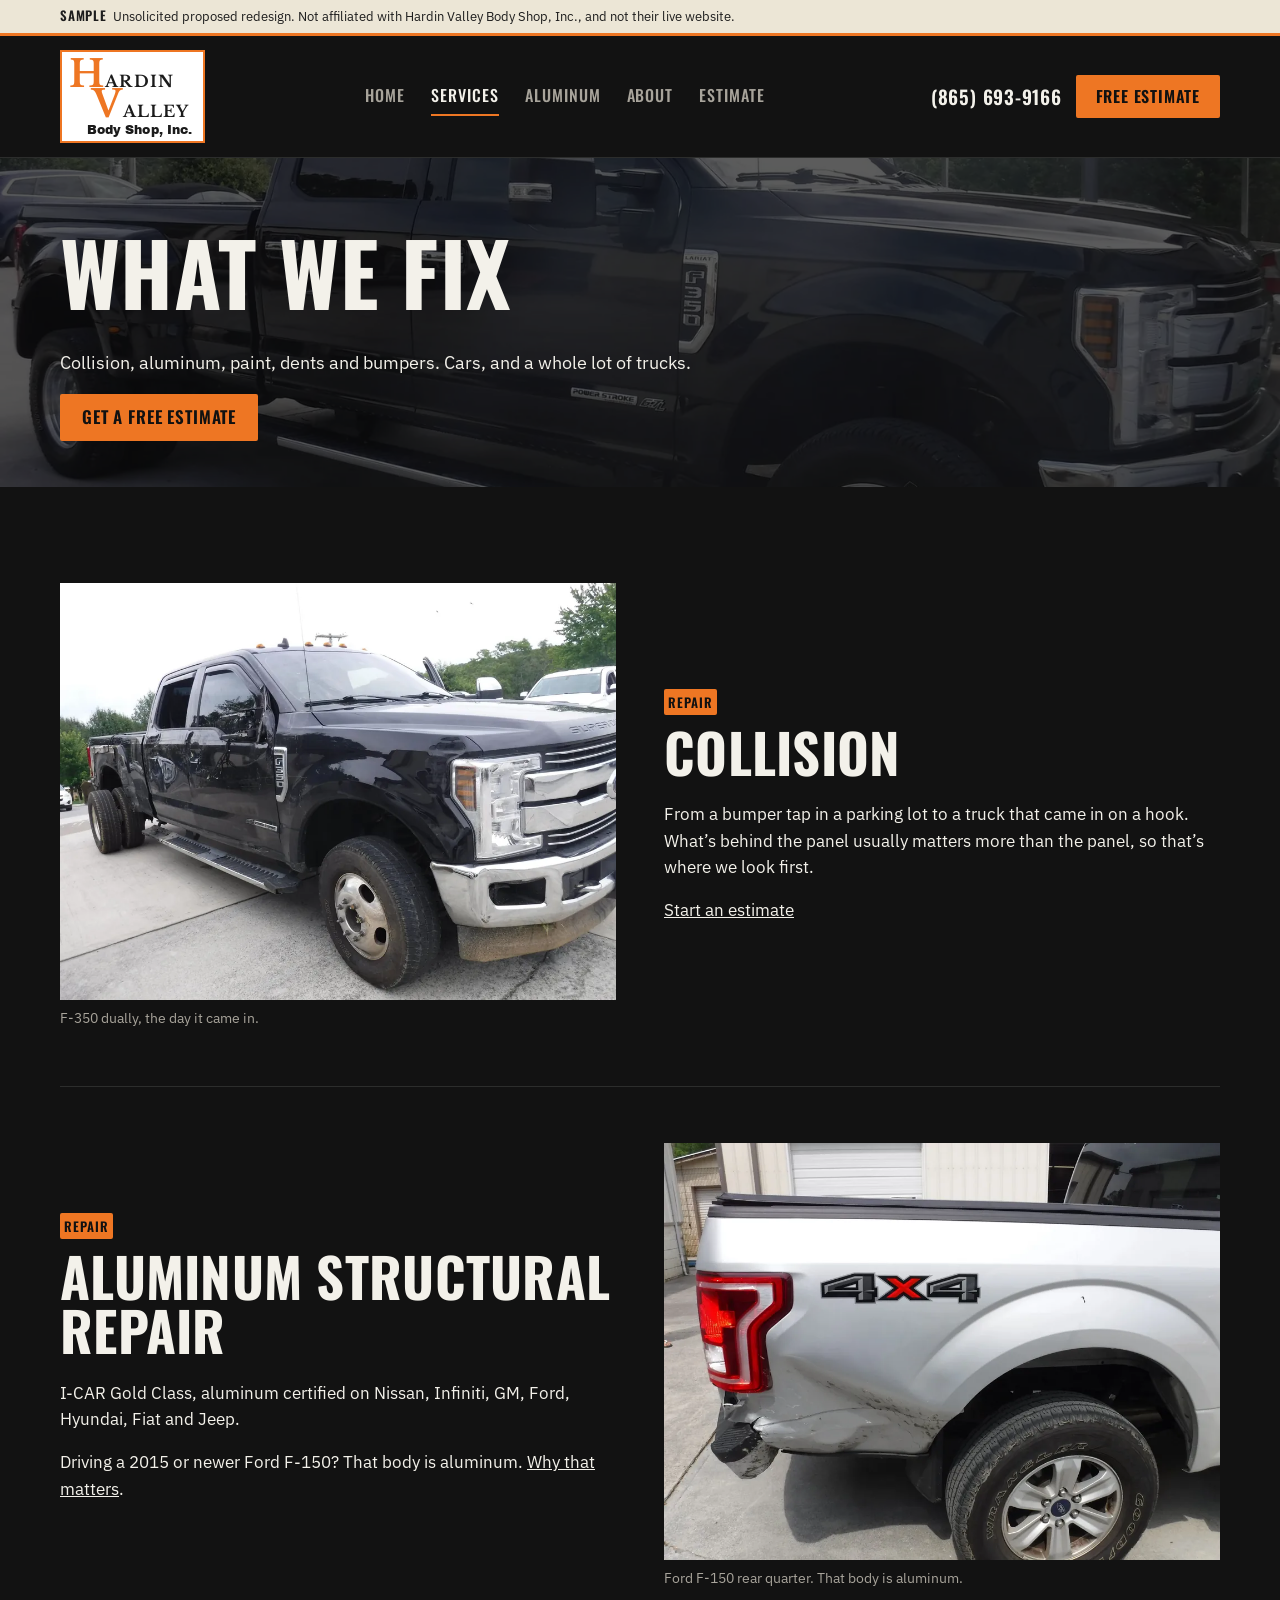
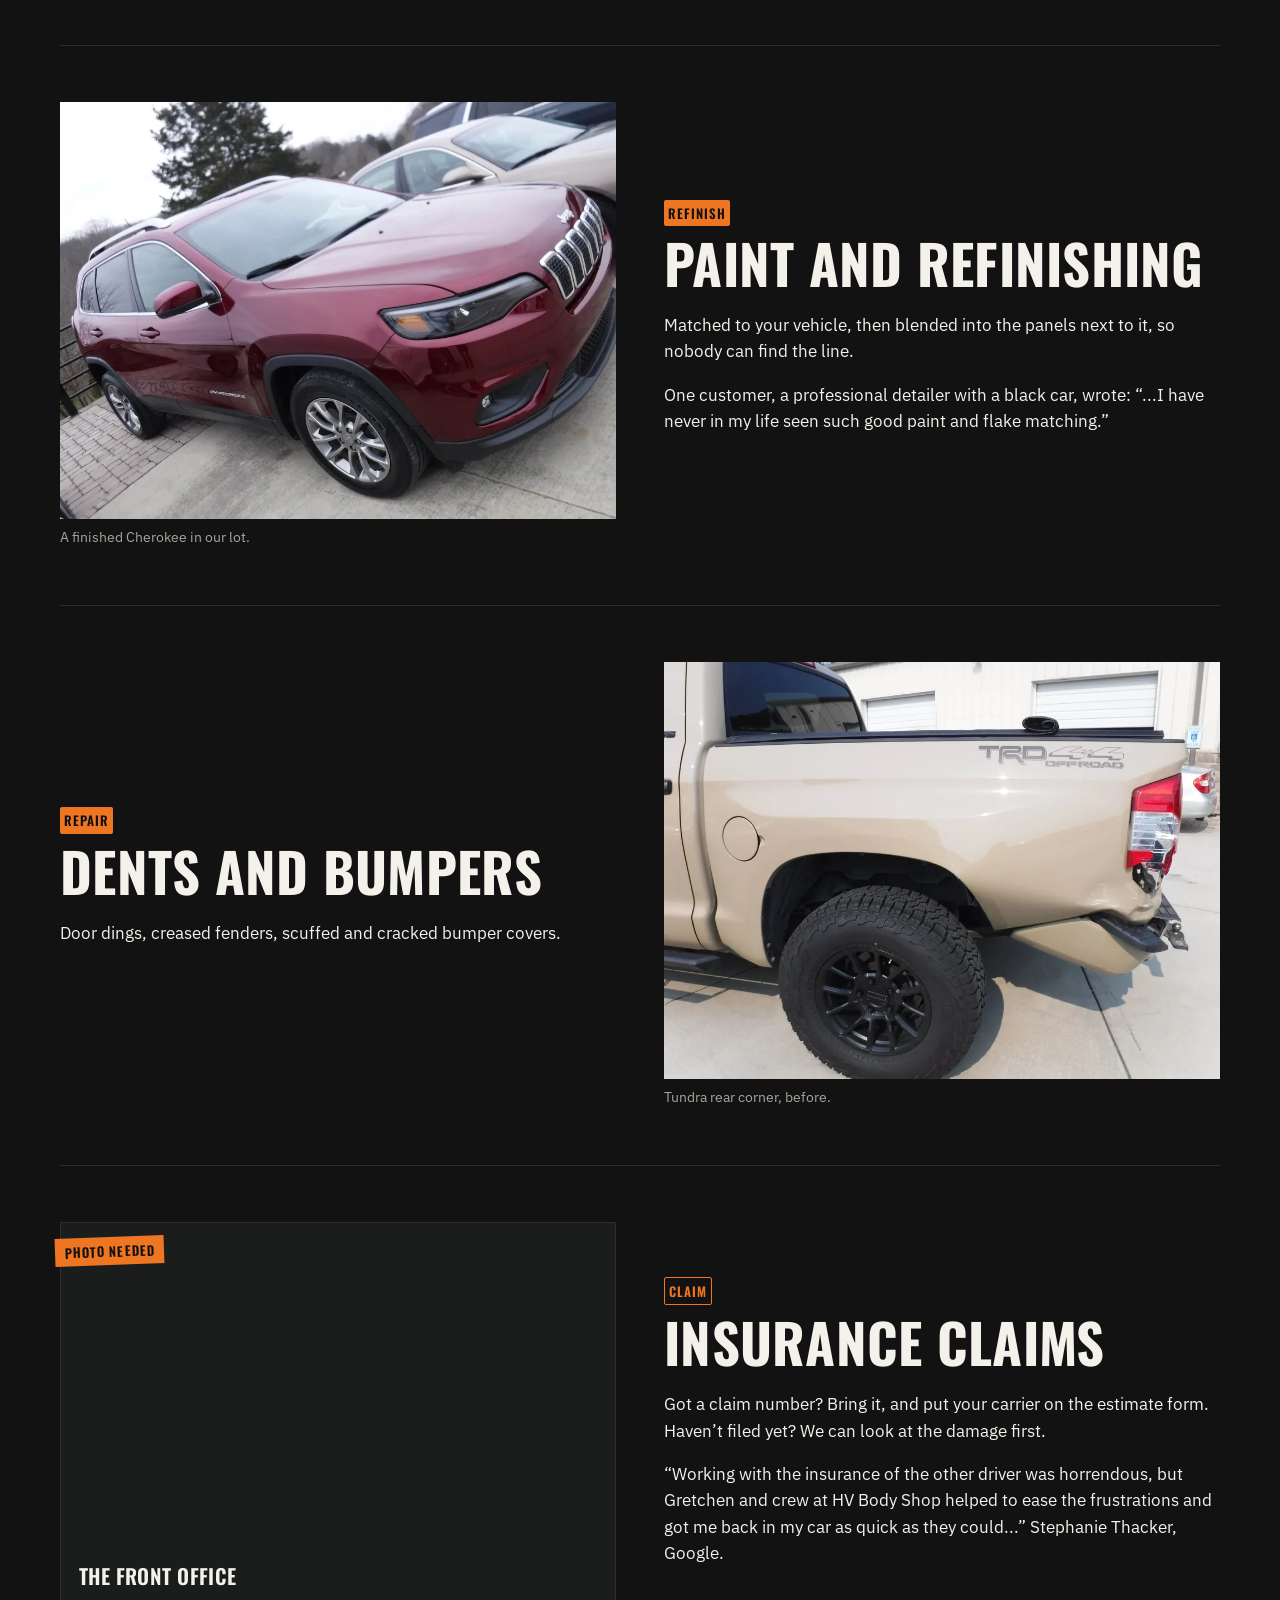
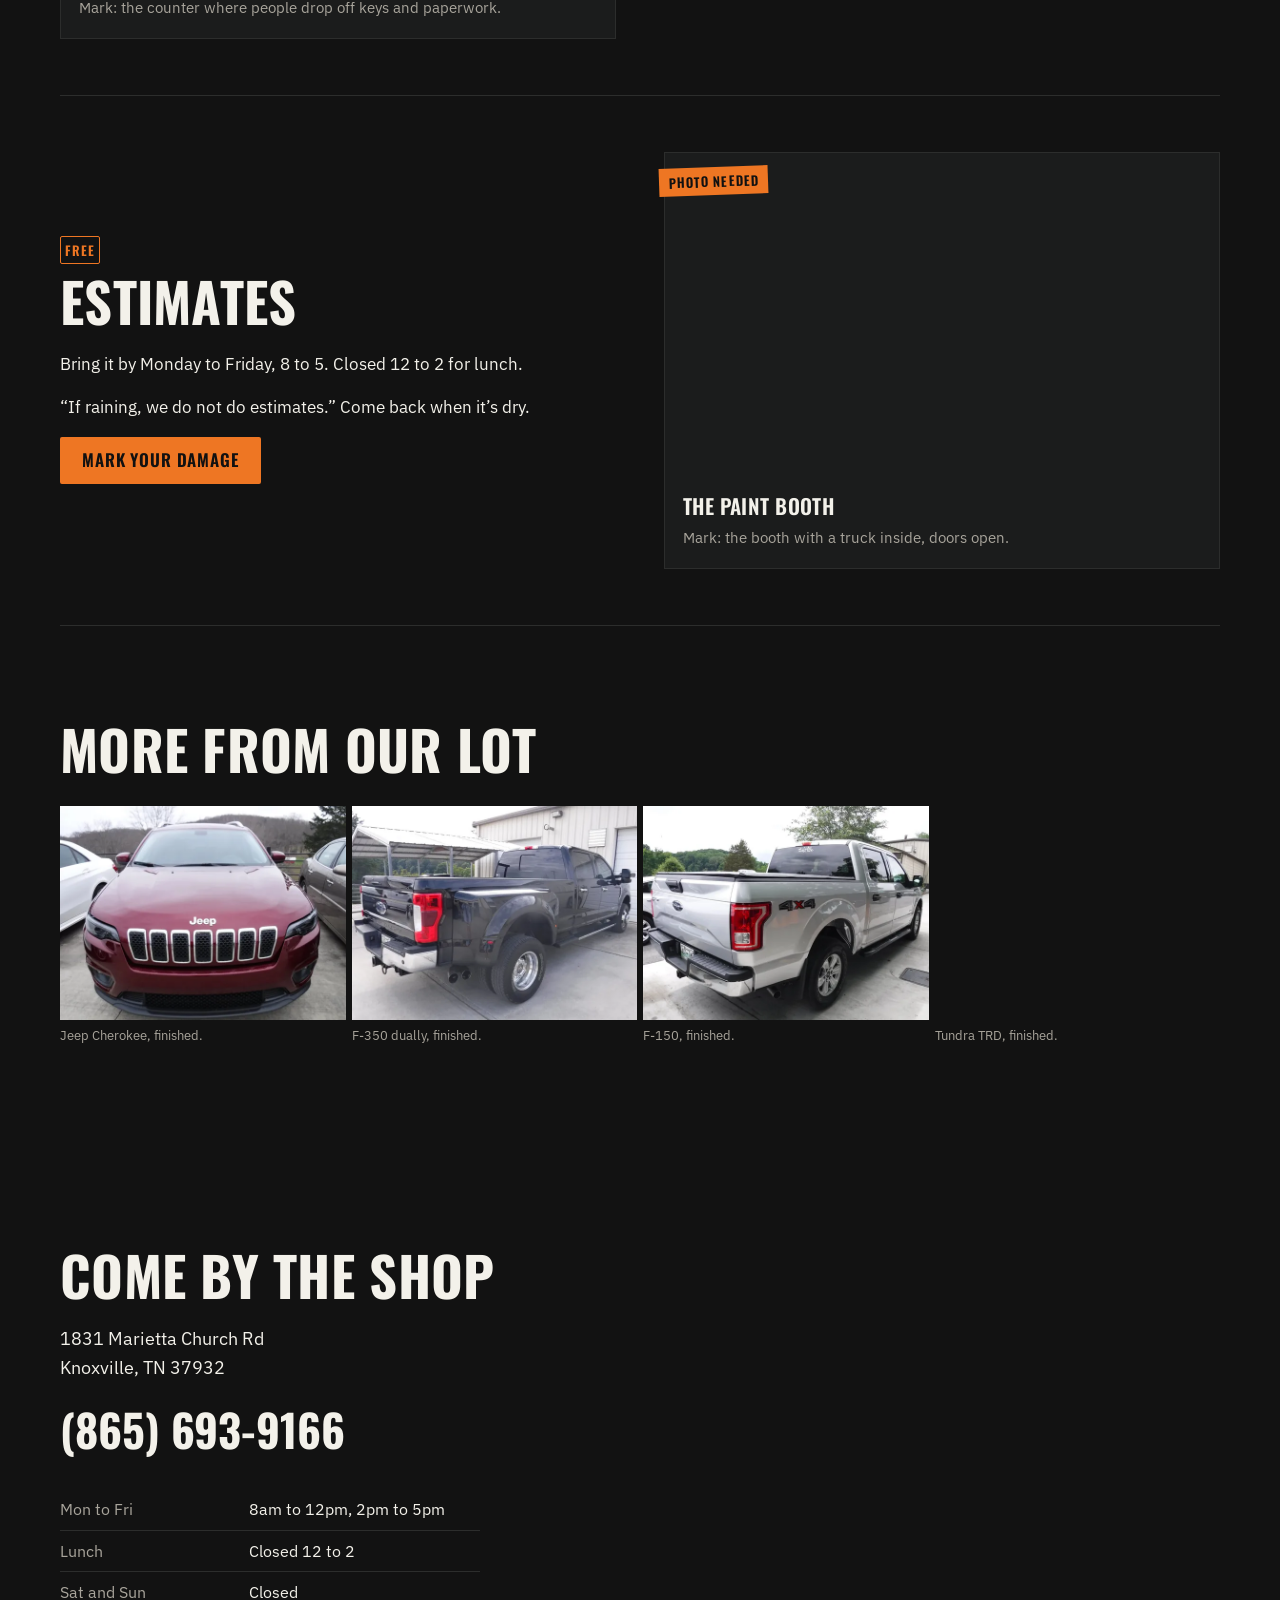
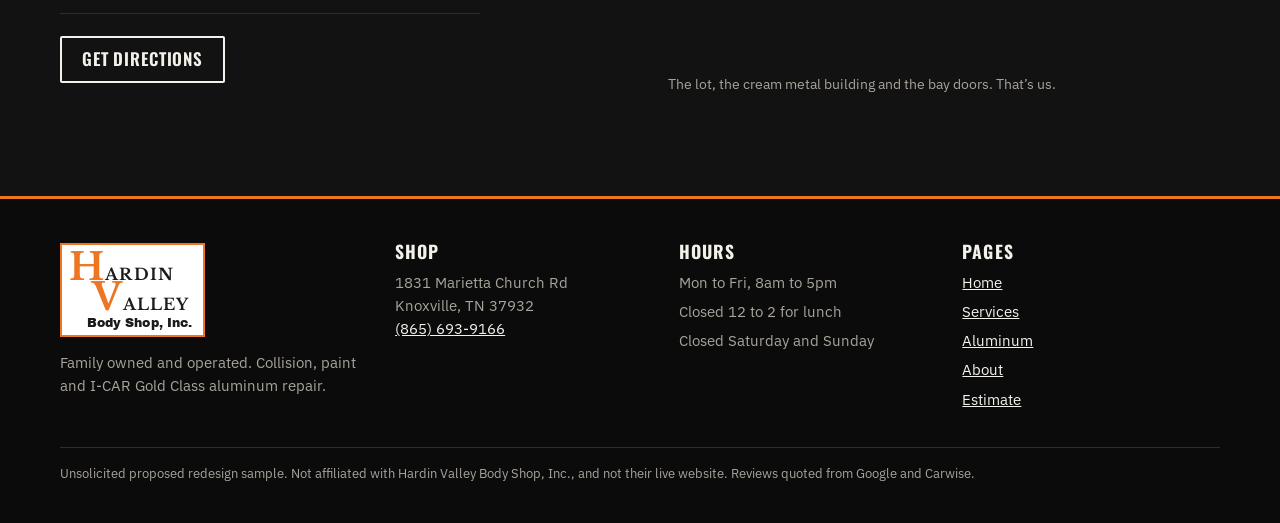
<file: services.html>
<!DOCTYPE html>
<html lang="en">
<head>
<meta charset="utf-8">
<meta name="viewport" content="width=device-width, initial-scale=1">
<meta name="robots" content="noindex, nofollow, noarchive">
<title>Services | Collision, Aluminum, Paint and Dent Repair | Hardin Valley Body Shop, Inc.</title>
<meta name="description" content="Collision repair, I-CAR Gold Class aluminum repair, paint and refinishing, dent and bumper repair, insurance claims and free estimates in Hardin Valley, Knoxville.">
<meta name="theme-color" content="#121212">
<link rel="icon" href="data:,">
<link rel="preconnect" href="https://fonts.googleapis.com">
<link rel="preconnect" href="https://fonts.gstatic.com" crossorigin>
<link rel="stylesheet" href="https://fonts.googleapis.com/css2?family=Archivo+Black&family=IBM+Plex+Sans:wght@400;600&family=Libre+Baskerville:wght@700&family=Oswald:wght@500;600;700&display=swap">
<link rel="stylesheet" href="style.css">

</head>
<body>
<a class="skip" href="#main">Skip to main content</a>
<div class="ribbon" role="note"><div class="wrap"><strong>Sample</strong>Unsolicited proposed redesign. Not affiliated with Hardin Valley Body Shop, Inc., and not their live website.</div></div>
<header class="site-head">
<div class="wrap head-row">
<a class="sign" href="index.html" aria-label="Hardin Valley Body Shop, Inc., home"><span class="sign-hv" aria-hidden="true"><span class="l1"><span class="cap">H</span>ARDIN</span><span class="l2"><span class="cap">V</span>ALLEY</span></span><span class="sign-inc" aria-hidden="true">Body Shop, Inc.</span></a>
<nav class="main-nav" aria-label="Main"><ul><li><a href="index.html">Home</a></li><li><a href="services.html" aria-current="page">Services</a></li><li><a href="aluminum-repair.html">Aluminum</a></li><li><a href="about.html">About</a></li><li class="nav-est"><a href="estimate.html">Estimate</a></li></ul></nav>
<div class="head-cta">
<a class="head-phone" href="tel:+18656939166"><span class="num">(865) 693-9166</span><span class="call">Call</span></a>
<a class="btn" href="estimate.html"><span class="lg-only">Free </span>estimate</a>
</div>
</div>
</header>
<main id="main">

<section class="page-head" aria-labelledby="ph">
<div class="hero-img"><img src="img/f350-after-2-1000.webp" srcset="img/f350-after-2-600.webp 600w, img/f350-after-2-1000.webp 1000w, img/f350-after-2-1600.webp 1600w" sizes="100vw" width="1600" height="1200" alt="Black Ford F-350 dually crew cab after repair, parked on the lot beside the shop" fetchpriority="high"></div>
<div class="wrap page-head-body">
<h1 id="ph">What we fix</h1>
<p>Collision, aluminum, paint, dents and bumpers. Cars, and a whole lot of trucks.</p>
<a class="btn" href="estimate.html">Get a free estimate</a>
</div>
</section>

<section class="sec" aria-label="Services">
<div class="wrap">
<div class="svc">
<figure><img src="img/f350-before-2-1000.webp" srcset="img/f350-before-2-600.webp 600w, img/f350-before-2-1000.webp 1000w" sizes="(min-width: 900px) 50vw, 100vw" width="1000" height="750" alt="Black Ford F-350 dually as it came in, side of the bed and rear fender smashed" loading="lazy" decoding="async"><figcaption>F-350 dually, the day it came in.</figcaption></figure>
<div><span class="ro-op">Repair</span><h2>Collision</h2>
<p>From a bumper tap in a parking lot to a truck that came in on a hook. What&rsquo;s behind the panel usually matters more than the panel, so that&rsquo;s where we look first.</p>
<a href="estimate.html">Start an estimate</a></div>
</div>
<div class="svc">
<figure><img src="img/f150-before-closeup-1000.webp" srcset="img/f150-before-closeup-600.webp 600w, img/f150-before-closeup-1000.webp 1000w" sizes="(min-width: 900px) 50vw, 100vw" width="1000" height="750" alt="Close-up of the dented rear quarter panel and crushed bumper corner on a silver Ford F-150" loading="lazy" decoding="async"><figcaption>Ford F-150 rear quarter. That body is aluminum.</figcaption></figure>
<div><span class="ro-op">Repair</span><h2>Aluminum structural repair</h2>
<p>I-CAR Gold Class, aluminum certified on Nissan, Infiniti, GM, Ford, Hyundai, Fiat and Jeep.</p>
<p>Driving a 2015 or newer Ford F-150? That body is aluminum. <a href="aluminum-repair.html">Why that matters</a>.</p></div>
</div>
<div class="svc">
<figure><img src="img/jeep-cherokee-1000.webp" srcset="img/jeep-cherokee-600.webp 600w, img/jeep-cherokee-1000.webp 1000w" sizes="(min-width: 900px) 50vw, 100vw" width="1000" height="750" alt="Finished red Jeep Cherokee parked in the shop lot, paint glossy" loading="lazy" decoding="async"><figcaption>A finished Cherokee in our lot.</figcaption></figure>
<div><span class="ro-op">Refinish</span><h2>Paint and refinishing</h2>
<p>Matched to your vehicle, then blended into the panels next to it, so nobody can find the line.</p>
<p>One customer, a professional detailer with a black car, wrote: &ldquo;...I have never in my life seen such good paint and flake matching.&rdquo;</p></div>
</div>
<div class="svc">
<figure><img src="img/tundra-before-1000.webp" srcset="img/tundra-before-600.webp 600w, img/tundra-before-1000.webp 1000w" sizes="(min-width: 900px) 50vw, 100vw" width="1000" height="750" alt="Tan Toyota Tundra as it came in, rear bumper corner and quarter panel pushed in" loading="lazy" decoding="async"><figcaption>Tundra rear corner, before.</figcaption></figure>
<div><span class="ro-op">Repair</span><h2>Dents and bumpers</h2>
<p>Door dings, creased fenders, scuffed and cracked bumper covers.</p></div>
</div>
<div class="svc">
<figure class="need"><span class="tape">Photo needed</span><strong>The front office</strong><p>Mark: the counter where people drop off keys and paperwork.</p></figure>
<div><span class="ro-op alt">Claim</span><h2>Insurance claims</h2>
<p>Got a claim number? Bring it, and put your carrier on the estimate form. Haven&rsquo;t filed yet? We can look at the damage first.</p>
<p>&ldquo;Working with the insurance of the other driver was horrendous, but Gretchen and crew at HV Body Shop helped to ease the frustrations and got me back in my car as quick as they could...&rdquo; Stephanie Thacker, Google.</p></div>
</div>
<div class="svc">
<figure class="need"><span class="tape">Photo needed</span><strong>The paint booth</strong><p>Mark: the booth with a truck inside, doors open.</p></figure>
<div><span class="ro-op alt">Free</span><h2>Estimates</h2>
<p>Bring it by Monday to Friday, 8 to 5. Closed 12 to 2 for lunch.</p>
<p><q>If raining, we do not do estimates.</q> Come back when it&rsquo;s dry.</p>
<a class="btn" href="estimate.html">Mark your damage</a></div>
</div>
</div>
</section>

<section class="sec" style="padding-top:0" aria-labelledby="lot-h">
<div class="wrap">
<div class="sec-head"><h2 id="lot-h">More from our lot</h2></div>
<div class="gallery">
<figure><img src="img/jeep-cherokee-front-1000.webp" srcset="img/jeep-cherokee-front-600.webp 600w, img/jeep-cherokee-front-1000.webp 1000w" sizes="(min-width: 900px) 25vw, 50vw" width="1000" height="750" alt="Front of a finished red Jeep Cherokee in the shop lot" loading="lazy" decoding="async"><figcaption>Jeep Cherokee, finished.</figcaption></figure>
<figure><img src="img/f350-after-1000.webp" srcset="img/f350-after-600.webp 600w, img/f350-after-1000.webp 1000w" sizes="(min-width: 900px) 25vw, 50vw" width="1000" height="750" alt="Rear three-quarter view of the repaired black Ford F-350 dually" loading="lazy" decoding="async"><figcaption>F-350 dually, finished.</figcaption></figure>
<figure><img src="img/f150-after-1000.webp" srcset="img/f150-after-600.webp 600w, img/f150-after-1000.webp 1000w" sizes="(min-width: 900px) 25vw, 50vw" width="1000" height="750" alt="Repaired silver Ford F-150 4x4 on the lot" loading="lazy" decoding="async"><figcaption>F-150, finished.</figcaption></figure>
<figure><img src="img/tundra-after-bays-2-1000.webp" srcset="img/tundra-after-bays-2-600.webp 600w, img/tundra-after-bays-2-1000.webp 1000w, img/tundra-after-bays-2-1600.webp 1600w" sizes="(min-width: 900px) 25vw, 50vw" width="1600" height="1200" alt="Repaired tan Toyota Tundra TRD Off Road beside the shop building" loading="lazy" decoding="async"><figcaption>Tundra TRD, finished.</figcaption></figure>
</div>
</div>
</section>
<section class="sec" aria-labelledby="visit-h">
<div class="wrap visit-grid">
<div>
<h2 id="visit-h">Come by the shop</h2>
<address class="addr">1831 Marietta Church Rd<br>Knoxville, TN 37932</address>
<a class="big-phone" href="tel:+18656939166">(865) 693-9166</a>
<table class="hours">
<caption class="sr-only">Shop hours</caption>
<tbody>
<tr><th scope="row">Mon to Fri</th><td>8am to 12pm, 2pm to 5pm</td></tr>
<tr><th scope="row">Lunch</th><td>Closed 12 to 2</td></tr>
<tr><th scope="row">Sat and Sun</th><td>Closed</td></tr>
</tbody>
</table>
<p><a class="btn btn-ghost" href="https://www.google.com/maps/search/?api=1&amp;query=1831+Marietta+Church+Rd+Knoxville+TN+37932" rel="noopener">Get directions</a></p>
</div>
<figure style="margin:0">
<img src="img/tundra-after-bays-2-1000.webp" srcset="img/tundra-after-bays-2-600.webp 600w, img/tundra-after-bays-2-1000.webp 1000w, img/tundra-after-bays-2-1600.webp 1600w" sizes="(min-width: 900px) 50vw, 100vw" width="1600" height="1200" alt="Tan Toyota Tundra TRD Off Road parked on the concrete lot beside the shop, cream metal building and roll-up bay doors behind it" loading="lazy" decoding="async">
<figcaption class="visit-cap">The lot, the cream metal building and the bay doors. That&rsquo;s us.</figcaption>
</figure>
</div>
</section></main>
<footer class="site-foot">
<div class="wrap">
<div class="foot-grid">
<div><a class="sign" href="index.html" aria-label="Hardin Valley Body Shop, Inc., home"><span class="sign-hv" aria-hidden="true"><span class="l1"><span class="cap">H</span>ARDIN</span><span class="l2"><span class="cap">V</span>ALLEY</span></span><span class="sign-inc" aria-hidden="true">Body Shop, Inc.</span></a><p style="margin-top:14px">Family owned and operated. Collision, paint and I-CAR Gold Class aluminum repair.</p></div>
<div><h2>Shop</h2><address>1831 Marietta Church Rd<br>Knoxville, TN 37932</address><p><a href="tel:+18656939166">(865) 693-9166</a></p></div>
<div><h2>Hours</h2><ul><li>Mon to Fri, 8am to 5pm</li><li>Closed 12 to 2 for lunch</li><li>Closed Saturday and Sunday</li></ul></div>
<div><h2>Pages</h2><ul><li><a href="index.html">Home</a></li><li><a href="services.html">Services</a></li><li><a href="aluminum-repair.html">Aluminum</a></li><li><a href="about.html">About</a></li><li><a href="estimate.html">Estimate</a></li></ul></div>
</div>
<p class="foot-note">Unsolicited proposed redesign sample. Not affiliated with Hardin Valley Body Shop, Inc., and not their live website. Reviews quoted from Google and Carwise.</p>
</div>
</footer>
</body>
</html>
</file>
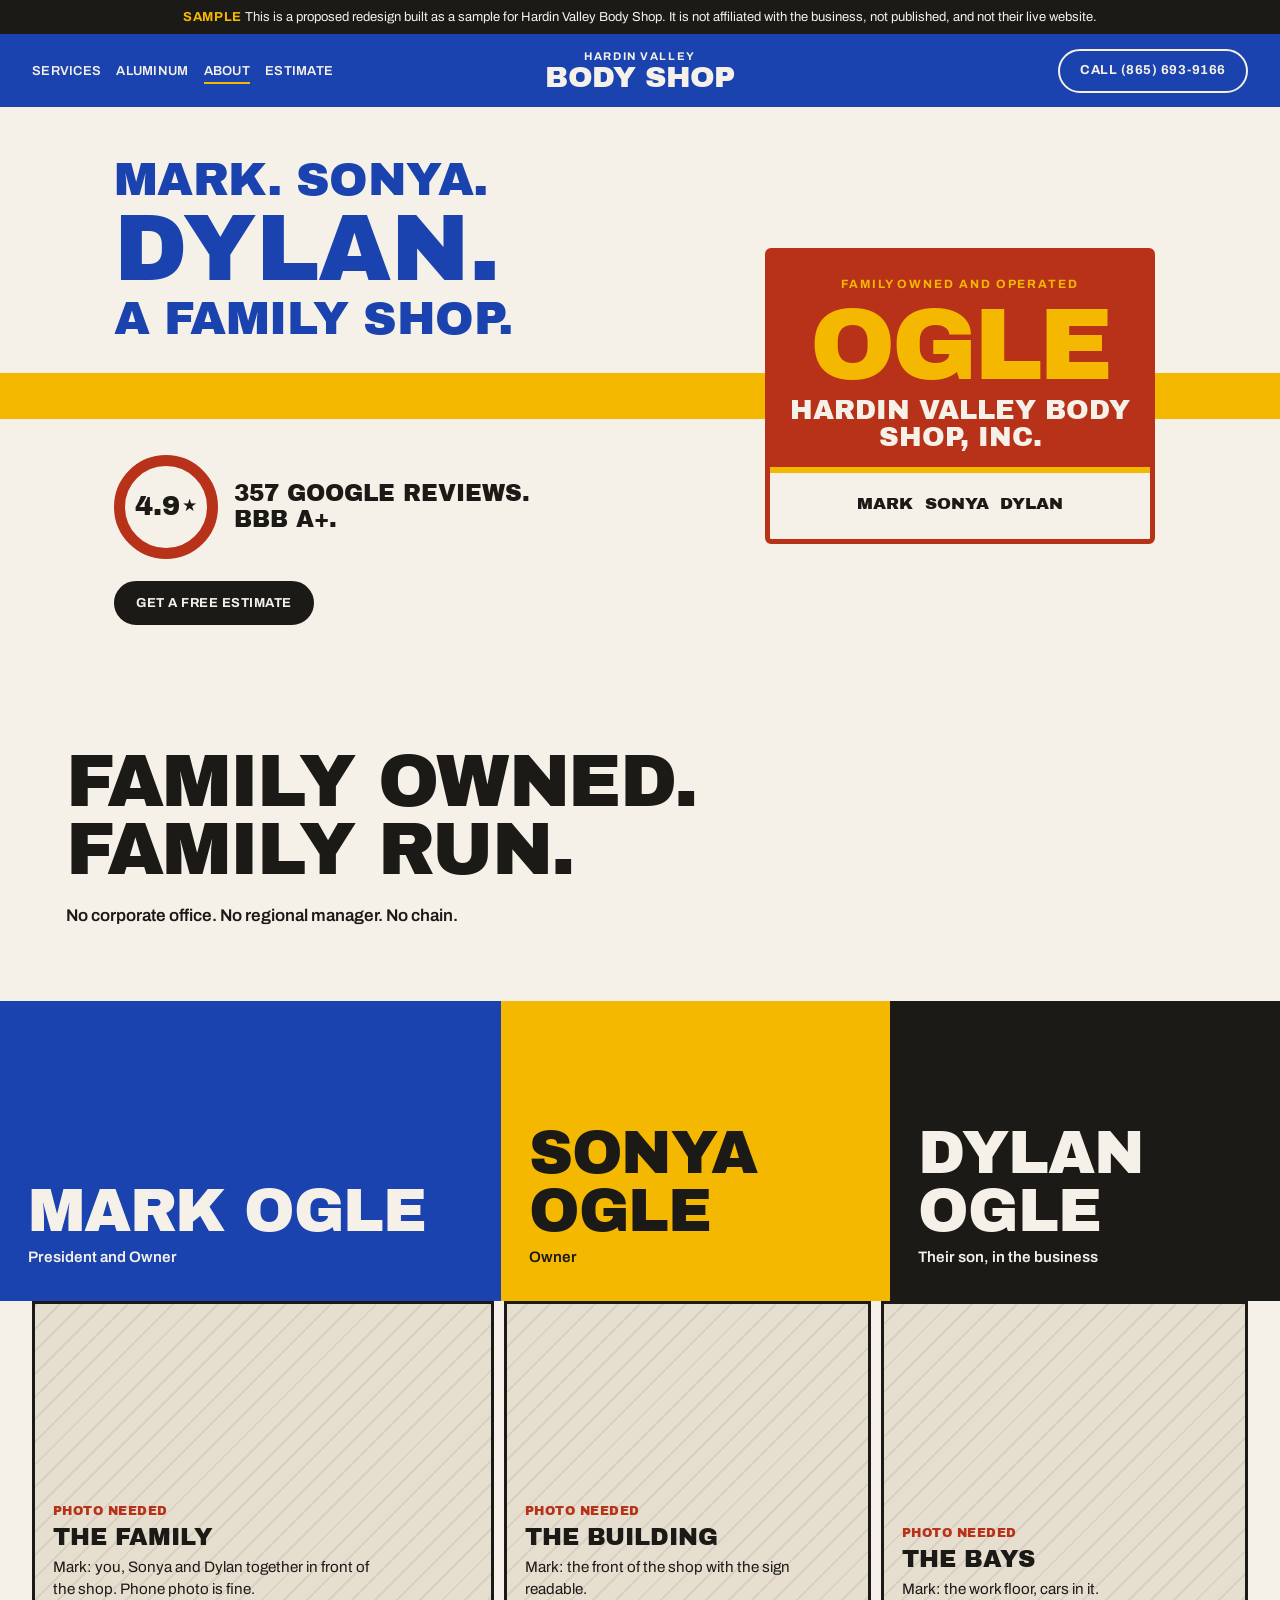
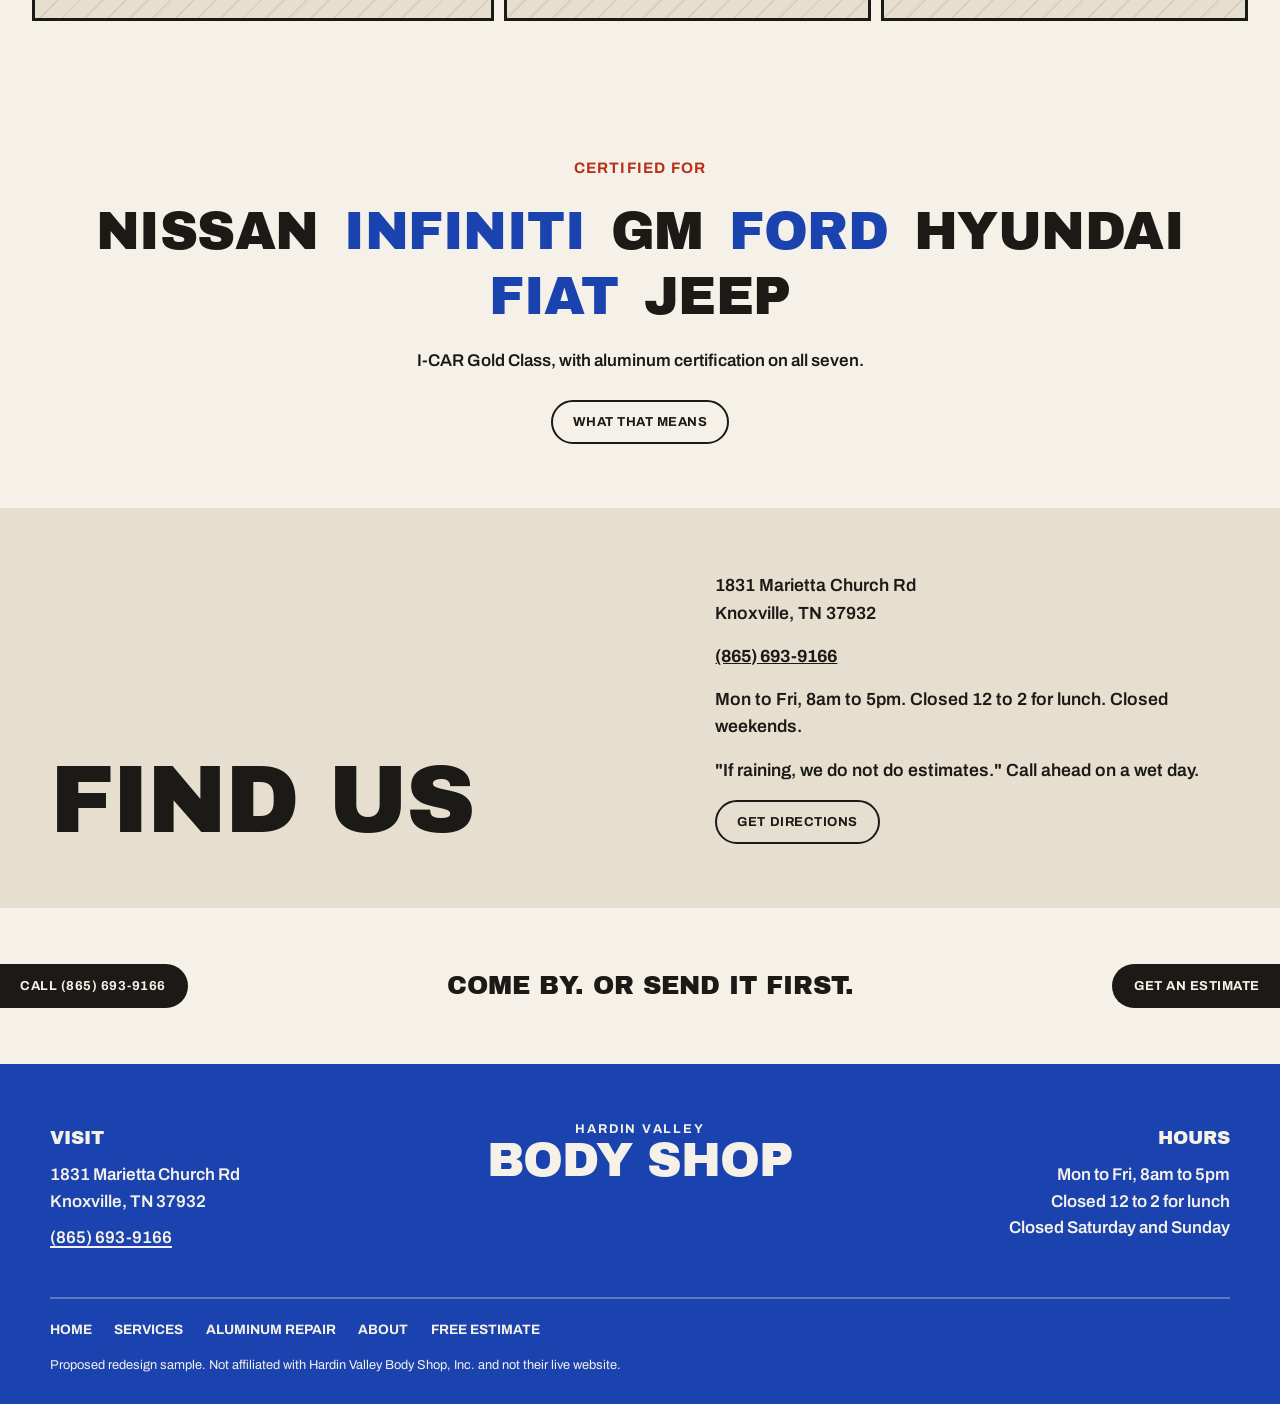
<file: v2/about.html>
<!DOCTYPE html>
<html lang="en">
<head>
<meta charset="utf-8">
<meta name="viewport" content="width=device-width, initial-scale=1">
<meta name="robots" content="noindex, nofollow, noarchive">
<title>About the Ogle Family | Hardin Valley Body Shop, Knoxville TN</title>
<meta name="description" content="Hardin Valley Body Shop is family owned and operated by Mark, Sonya and Dylan Ogle. I-CAR Gold Class. BBB A+. 4.9 stars across 357 Google reviews.">
<link rel="preconnect" href="https://fonts.googleapis.com">
<link rel="preconnect" href="https://fonts.gstatic.com" crossorigin>
<link href="https://fonts.googleapis.com/css2?family=Archivo:wght@400;600;700&amp;family=Archivo+Black&amp;display=swap" rel="stylesheet">
<link rel="stylesheet" href="style.css">
</head>
<body>
<a class="skip" href="#main">Skip to main content</a>
<div class="ribbon" role="note"><strong>Sample</strong> This is a proposed redesign built as a sample for Hardin Valley Body Shop. It is not affiliated with the business, not published, and not their live website.</div>
<header class="band">
  <div class="band-in">
    <nav class="nav" aria-label="Main">
      <ul>
        <li><a href="services.html">Services</a></li>
        <li><a href="aluminum-repair.html">Aluminum</a></li>
        <li><a href="about.html" aria-current="page">About</a></li>
        <li><a href="estimate.html">Estimate</a></li>
      </ul>
    </nav>
    <a class="mark" href="index.html"><span class="mark-sm">Hardin Valley</span> <span class="mark-lg">Body Shop</span></a>
    <a class="pill pill-line call" href="tel:+18656939166"><span class="call-word">Call </span>(865) 693-9166</a>
  </div>
</header>
<main id="main">
<section class="hero" aria-labelledby="page-title">
  <h1 id="page-title" class="stack d"><span class="s1">Mark. Sonya.</span> <span class="s2">Dylan.</span> <span class="s3">A family shop.</span></h1>
  <div class="stripe" aria-hidden="true"></div>
  <div class="plate plate-red">
    <div class="plate-body">
      <p class="plate-top">Family owned and operated</p>
      <p class="plate-word">Ogle</p>
      <p class="plate-mid">Hardin Valley Body Shop, Inc.</p>
      <ul class="plate-list" aria-label="The family"><li>Mark</li><li>Sonya</li><li>Dylan</li></ul>
    </div>
  </div>
  <div class="hero-sub">
    <p class="ring-row"><span class="ring">4.9<span aria-hidden="true">&#9733;</span><span class="sr-only"> stars</span></span><span class="ring-txt">357 Google reviews.<br>BBB A+.</span></p>
    <a class="pill pill-ink" href="estimate.html">Get a free estimate</a>
  </div>
</section>

<section aria-labelledby="family-h">
  <div class="lead-line">
    <h2 id="family-h" class="d">Family owned.<br>Family run.</h2>
    <p>No corporate office. No regional manager. No chain.</p>
  </div>
  <div class="strip people">
    <div class="blk b-blue w4 span2"><h3 class="big">Mark Ogle</h3><p class="sm">President and Owner</p></div>
    <div class="blk b-gold w3"><h3 class="big">Sonya Ogle</h3><p class="sm">Owner</p></div>
    <div class="blk b-ink w3"><h3 class="big">Dylan Ogle</h3><p class="sm">Their son, in the business</p></div>
  </div>
</section>

<section class="photos" aria-label="Photo spots for the family and the building">
  <div class="ph pw5"><p class="ph-tag">Photo needed</p><p class="ph-what">The family</p><p class="ph-note">Mark: you, Sonya and Dylan together in front of the shop. Phone photo is fine.</p></div>
  <div class="ph pw4"><p class="ph-tag">Photo needed</p><p class="ph-what">The building</p><p class="ph-note">Mark: the front of the shop with the sign readable.</p></div>
  <div class="ph pw4"><p class="ph-tag">Photo needed</p><p class="ph-what">The bays</p><p class="ph-note">Mark: the work floor, cars in it.</p></div>
</section>

<section class="certs" aria-labelledby="certs-h">
  <h2 id="certs-h" class="certs-label">Certified for</h2>
  <ul class="certs-list" aria-label="Aluminum certified makes"><li>Nissan</li><li>Infiniti</li><li>GM</li><li>Ford</li><li>Hyundai</li><li>Fiat</li><li>Jeep</li></ul>
  <p class="certs-note">I-CAR Gold Class, with aluminum certification on all seven.</p>
  <a class="pill pill-line-ink" href="aluminum-repair.html">What that means</a>
</section>

<section class="svc svc-con" aria-labelledby="find-h">
  <div class="svc-in">
    <h2 id="find-h" class="d">Find us</h2>
    <div>
      <p>1831 Marietta Church Rd<br>Knoxville, TN 37932</p>
      <p><a href="tel:+18656939166">(865) 693-9166</a></p>
      <p>Mon to Fri, 8am to 5pm. Closed 12 to 2 for lunch. Closed weekends.</p>
      <p>&quot;If raining, we do not do estimates.&quot; Call ahead on a wet day.</p>
      <p><a class="pill pill-line-ink" href="https://www.google.com/maps/search/?api=1&amp;query=1831+Marietta+Church+Rd+Knoxville+TN+37932">Get directions</a></p>
    </div>
  </div>
</section>

<section class="pinned" aria-label="Next step">
  <a class="pill pill-ink" href="tel:+18656939166">Call (865) 693-9166</a>
  <p class="pinned-mid">Come by. Or send it first.</p>
  <a class="pill pill-ink" href="estimate.html">Get an estimate</a>
</section>
</main>
<footer class="foot">
  <div class="foot-in">
    <div>
      <h2 class="foot-h">Visit</h2>
      <p>1831 Marietta Church Rd<br>Knoxville, TN 37932</p>
      <p><a href="tel:+18656939166">(865) 693-9166</a></p>
    </div>
    <a class="mark mark-foot" href="index.html"><span class="mark-sm">Hardin Valley</span> <span class="mark-lg">Body Shop</span></a>
    <div>
      <h2 class="foot-h">Hours</h2>
      <p>Mon to Fri, 8am to 5pm<br>Closed 12 to 2 for lunch<br>Closed Saturday and Sunday</p>
    </div>
  </div>
  <ul class="foot-links">
    <li><a href="index.html">Home</a></li>
    <li><a href="services.html">Services</a></li>
    <li><a href="aluminum-repair.html">Aluminum Repair</a></li>
    <li><a href="about.html">About</a></li>
    <li><a href="estimate.html">Free Estimate</a></li>
  </ul>
  <p class="foot-fine">Proposed redesign sample. Not affiliated with Hardin Valley Body Shop, Inc. and not their live website.</p>
</footer>
</body>
</html>
</file>
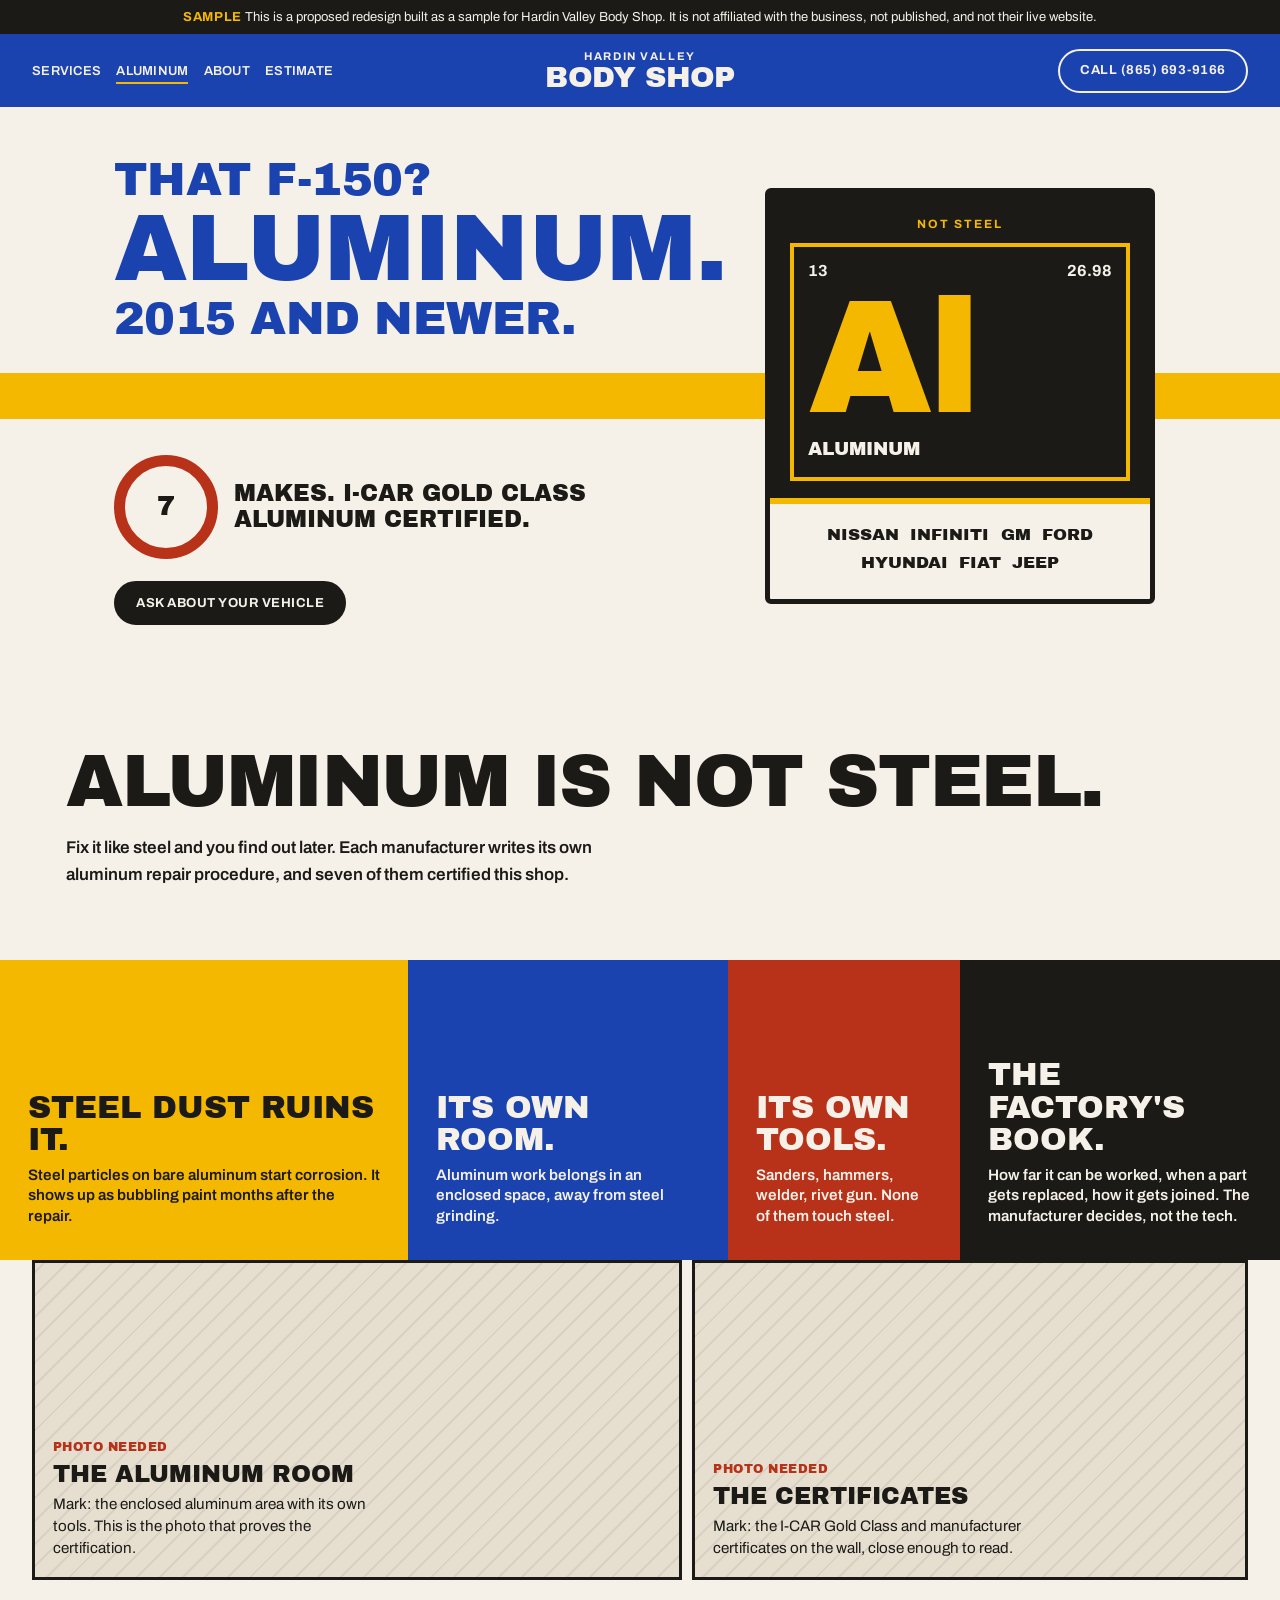
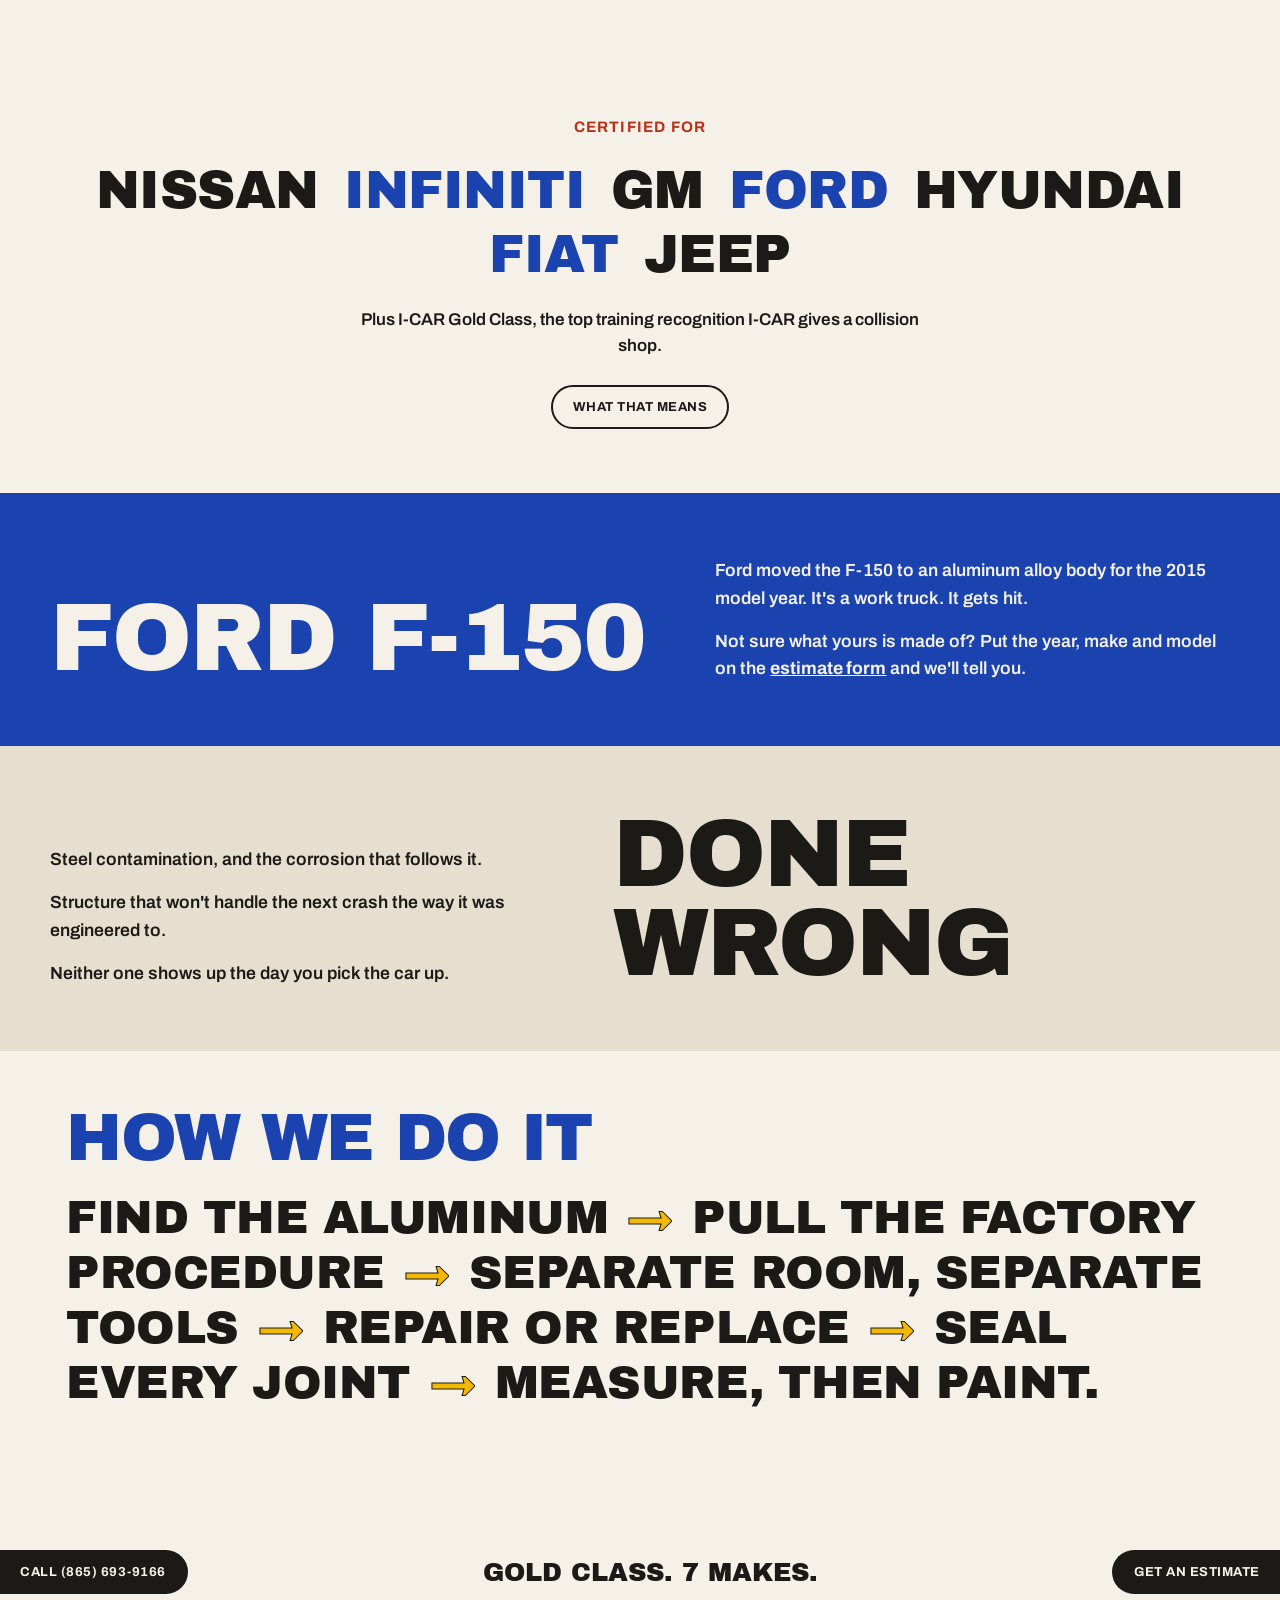
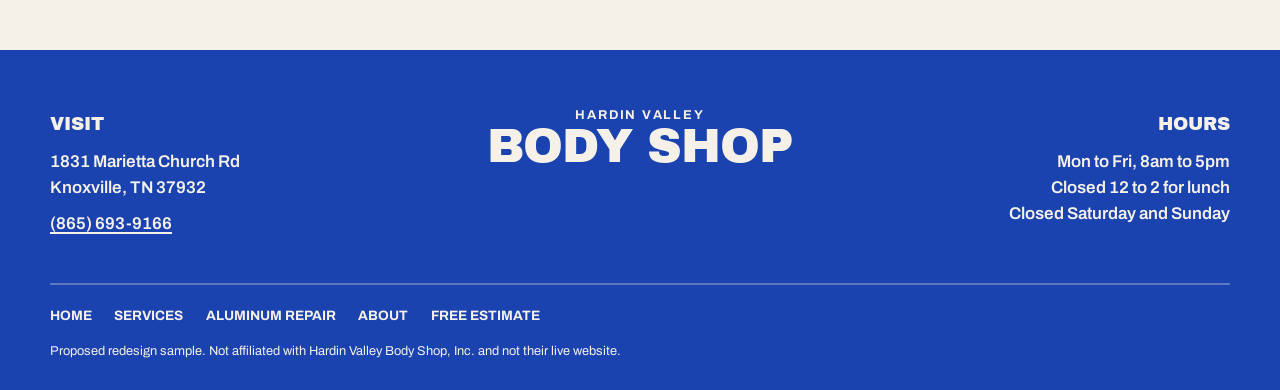
<file: v2/aluminum-repair.html>
<!DOCTYPE html>
<html lang="en">
<head>
<meta charset="utf-8">
<meta name="viewport" content="width=device-width, initial-scale=1">
<meta name="robots" content="noindex, nofollow, noarchive">
<title>Aluminum Repair | I-CAR Gold Class, Certified on 7 Makes | Hardin Valley Body Shop</title>
<meta name="description" content="I-CAR Gold Class aluminum repair in Knoxville. Certified for Nissan, Infiniti, GM, Ford, Hyundai, Fiat and Jeep. 2015 and newer Ford F-150 owners, this is your shop.">
<link rel="preconnect" href="https://fonts.googleapis.com">
<link rel="preconnect" href="https://fonts.gstatic.com" crossorigin>
<link href="https://fonts.googleapis.com/css2?family=Archivo:wght@400;600;700&amp;family=Archivo+Black&amp;display=swap" rel="stylesheet">
<link rel="stylesheet" href="style.css">
</head>
<body>
<a class="skip" href="#main">Skip to main content</a>
<div class="ribbon" role="note"><strong>Sample</strong> This is a proposed redesign built as a sample for Hardin Valley Body Shop. It is not affiliated with the business, not published, and not their live website.</div>
<header class="band">
  <div class="band-in">
    <nav class="nav" aria-label="Main">
      <ul>
        <li><a href="services.html">Services</a></li>
        <li><a href="aluminum-repair.html" aria-current="page">Aluminum</a></li>
        <li><a href="about.html">About</a></li>
        <li><a href="estimate.html">Estimate</a></li>
      </ul>
    </nav>
    <a class="mark" href="index.html"><span class="mark-sm">Hardin Valley</span> <span class="mark-lg">Body Shop</span></a>
    <a class="pill pill-line call" href="tel:+18656939166"><span class="call-word">Call </span>(865) 693-9166</a>
  </div>
</header>
<main id="main">
<section class="hero" aria-labelledby="page-title">
  <h1 id="page-title" class="stack d"><span class="s1">That F-150?</span> <span class="s2">Aluminum.</span> <span class="s3">2015 and newer.</span></h1>
  <div class="stripe" aria-hidden="true"></div>
  <div class="plate plate-ink">
    <div class="plate-body">
      <p class="plate-top">Not steel</p>
      <div class="tile">
        <div class="tile-row"><span>13</span><span>26.98</span></div>
        <div class="tile-sym" aria-hidden="true">Al</div>
        <div class="tile-name">Aluminum</div>
      </div>
      <ul class="plate-list" aria-label="Certified makes"><li>Nissan</li><li>Infiniti</li><li>GM</li><li>Ford</li><li>Hyundai</li><li>Fiat</li><li>Jeep</li></ul>
    </div>
  </div>
  <div class="hero-sub">
    <p class="ring-row"><span class="ring">7<span class="sr-only"> makes</span></span><span class="ring-txt">Makes. I-CAR Gold Class<br>aluminum certified.</span></p>
    <a class="pill pill-ink" href="estimate.html">Ask about your vehicle</a>
  </div>
</section>

<section aria-labelledby="notsteel-h">
  <div class="lead-line">
    <h2 id="notsteel-h" class="d">Aluminum is not steel.</h2>
    <p>Fix it like steel and you find out later. Each manufacturer writes its own aluminum repair procedure, and seven of them certified this shop.</p>
  </div>
  <div class="strip">
    <div class="blk b-gold w4 span2"><h3 class="mid">Steel dust ruins it.</h3><p class="sm">Steel particles on bare aluminum start corrosion. It shows up as bubbling paint months after the repair.</p></div>
    <div class="blk b-blue w3"><h3 class="mid">Its own room.</h3><p class="sm">Aluminum work belongs in an enclosed space, away from steel grinding.</p></div>
    <div class="blk b-red w2"><h3 class="mid">Its own tools.</h3><p class="sm">Sanders, hammers, welder, rivet gun. None of them touch steel.</p></div>
    <div class="blk b-ink w3 span2"><h3 class="mid">The factory's book.</h3><p class="sm">How far it can be worked, when a part gets replaced, how it gets joined. The manufacturer decides, not the tech.</p></div>
  </div>
</section>

<section class="photos" aria-label="Photo spots for the aluminum work">
  <div class="ph pw7"><p class="ph-tag">Photo needed</p><p class="ph-what">The aluminum room</p><p class="ph-note">Mark: the enclosed aluminum area with its own tools. This is the photo that proves the certification.</p></div>
  <div class="ph pw6"><p class="ph-tag">Photo needed</p><p class="ph-what">The certificates</p><p class="ph-note">Mark: the I-CAR Gold Class and manufacturer certificates on the wall, close enough to read.</p></div>
</section>

<section class="certs" aria-labelledby="certs-h">
  <h2 id="certs-h" class="certs-label">Certified for</h2>
  <ul class="certs-list" aria-label="Aluminum certified makes"><li>Nissan</li><li>Infiniti</li><li>GM</li><li>Ford</li><li>Hyundai</li><li>Fiat</li><li>Jeep</li></ul>
  <p class="certs-note">Plus I-CAR Gold Class, the top training recognition I-CAR gives a collision shop.</p>
  <a class="pill pill-line-ink" href="aluminum-repair.html">What that means</a>
</section>

<section class="svc svc-blue" aria-labelledby="f150-h">
  <div class="svc-in">
    <h2 id="f150-h" class="d">Ford F-150</h2>
    <div>
      <p>Ford moved the F-150 to an aluminum alloy body for the 2015 model year. It's a work truck. It gets hit.</p>
      <p>Not sure what yours is made of? Put the year, make and model on the <a href="estimate.html">estimate form</a> and we'll tell you.</p>
    </div>
  </div>
</section>

<section class="svc svc-con svc-flip" aria-labelledby="wrong-h">
  <div class="svc-in">
    <h2 id="wrong-h" class="d">Done wrong</h2>
    <div>
      <p>Steel contamination, and the corrosion that follows it.</p>
      <p>Structure that won't handle the next crash the way it was engineered to.</p>
      <p>Neither one shows up the day you pick the car up.</p>
    </div>
  </div>
</section>

<section class="flow-sec" aria-labelledby="flow-h">
  <h2 id="flow-h" class="d">How we do it</h2>
  <p class="flow">Find the aluminum <span class="ar" aria-hidden="true">&rarr;</span><span class="sr-only">, then</span> pull the factory procedure <span class="ar" aria-hidden="true">&rarr;</span><span class="sr-only">, then</span> separate room, separate tools <span class="ar" aria-hidden="true">&rarr;</span><span class="sr-only">, then</span> repair or replace <span class="ar" aria-hidden="true">&rarr;</span><span class="sr-only">, then</span> seal every joint <span class="ar" aria-hidden="true">&rarr;</span><span class="sr-only">, then</span> measure, then paint.</p>
</section>

<section class="pinned" aria-label="Next step">
  <a class="pill pill-ink" href="tel:+18656939166">Call (865) 693-9166</a>
  <p class="pinned-mid">Gold Class. 7 makes.</p>
  <a class="pill pill-ink" href="estimate.html">Get an estimate</a>
</section>
</main>
<footer class="foot">
  <div class="foot-in">
    <div>
      <h2 class="foot-h">Visit</h2>
      <p>1831 Marietta Church Rd<br>Knoxville, TN 37932</p>
      <p><a href="tel:+18656939166">(865) 693-9166</a></p>
    </div>
    <a class="mark mark-foot" href="index.html"><span class="mark-sm">Hardin Valley</span> <span class="mark-lg">Body Shop</span></a>
    <div>
      <h2 class="foot-h">Hours</h2>
      <p>Mon to Fri, 8am to 5pm<br>Closed 12 to 2 for lunch<br>Closed Saturday and Sunday</p>
    </div>
  </div>
  <ul class="foot-links">
    <li><a href="index.html">Home</a></li>
    <li><a href="services.html">Services</a></li>
    <li><a href="aluminum-repair.html">Aluminum Repair</a></li>
    <li><a href="about.html">About</a></li>
    <li><a href="estimate.html">Free Estimate</a></li>
  </ul>
  <p class="foot-fine">Proposed redesign sample. Not affiliated with Hardin Valley Body Shop, Inc. and not their live website.</p>
</footer>
</body>
</html>
</file>
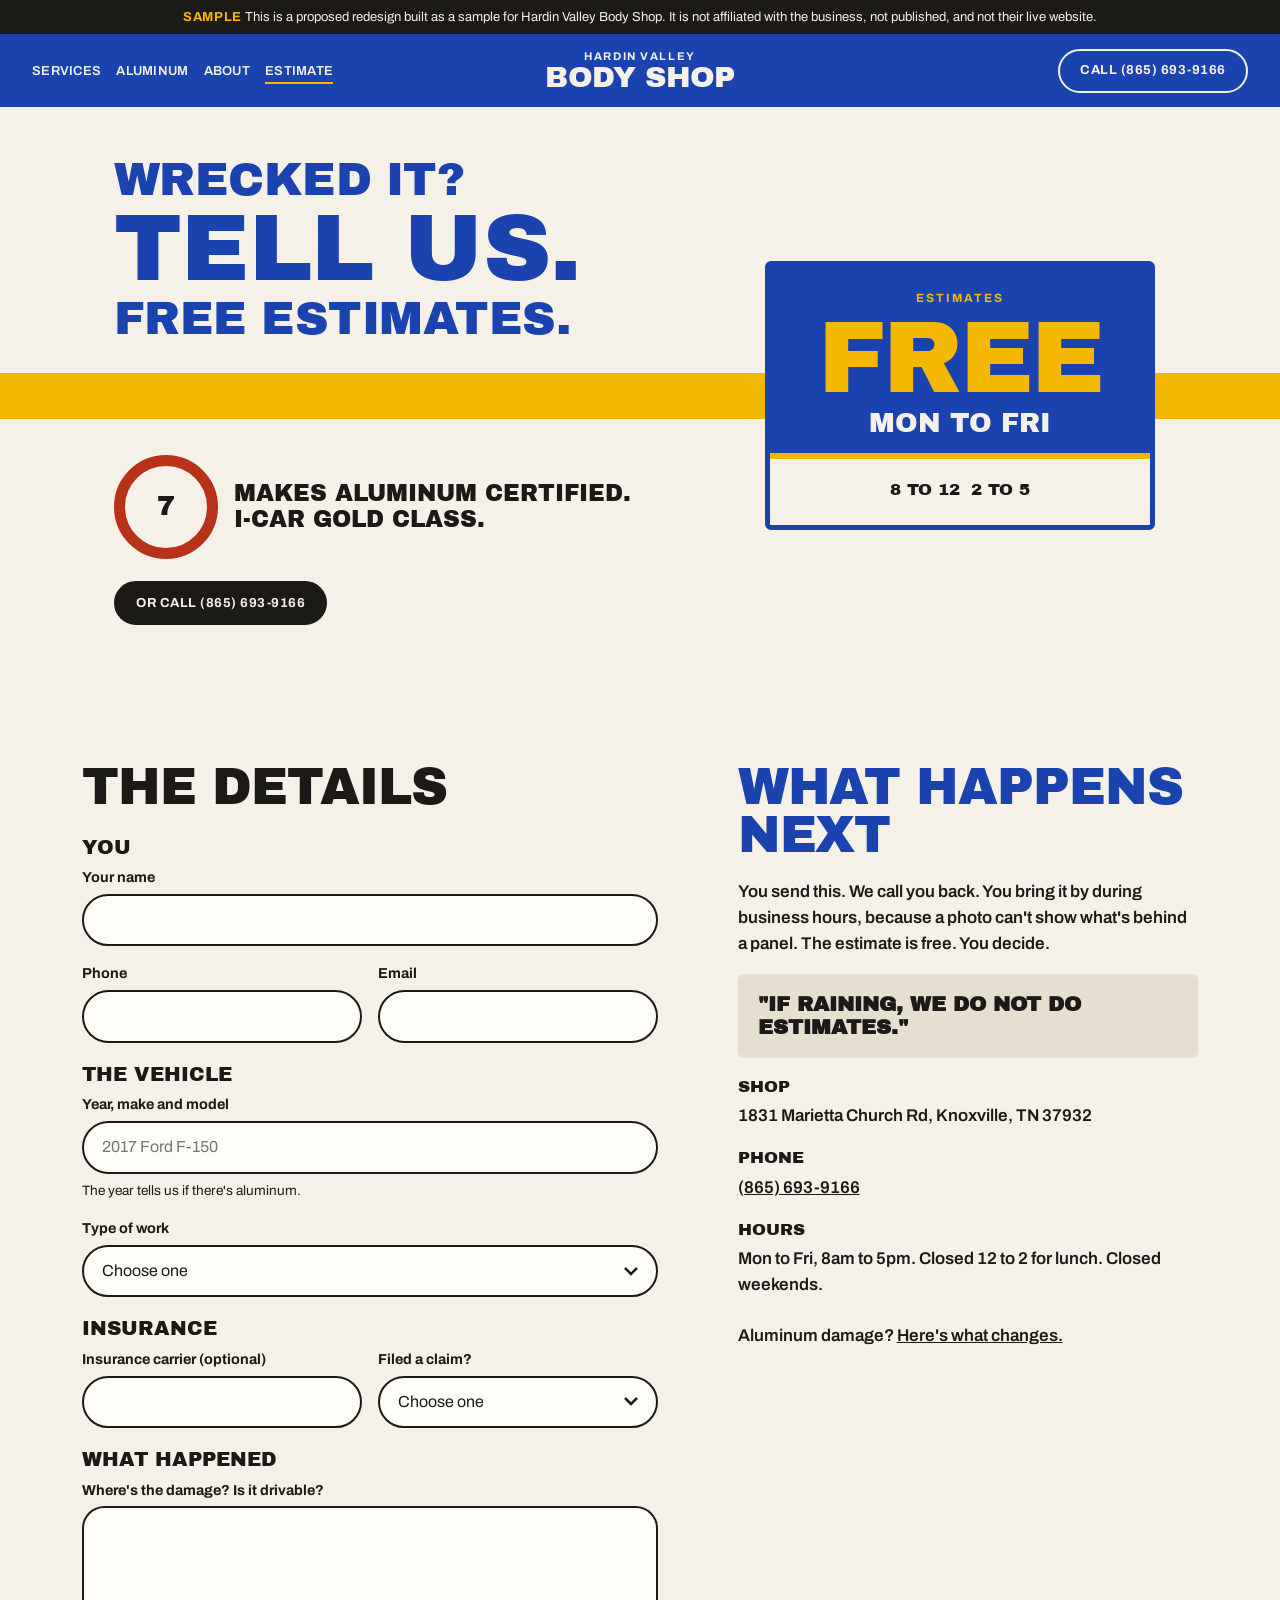
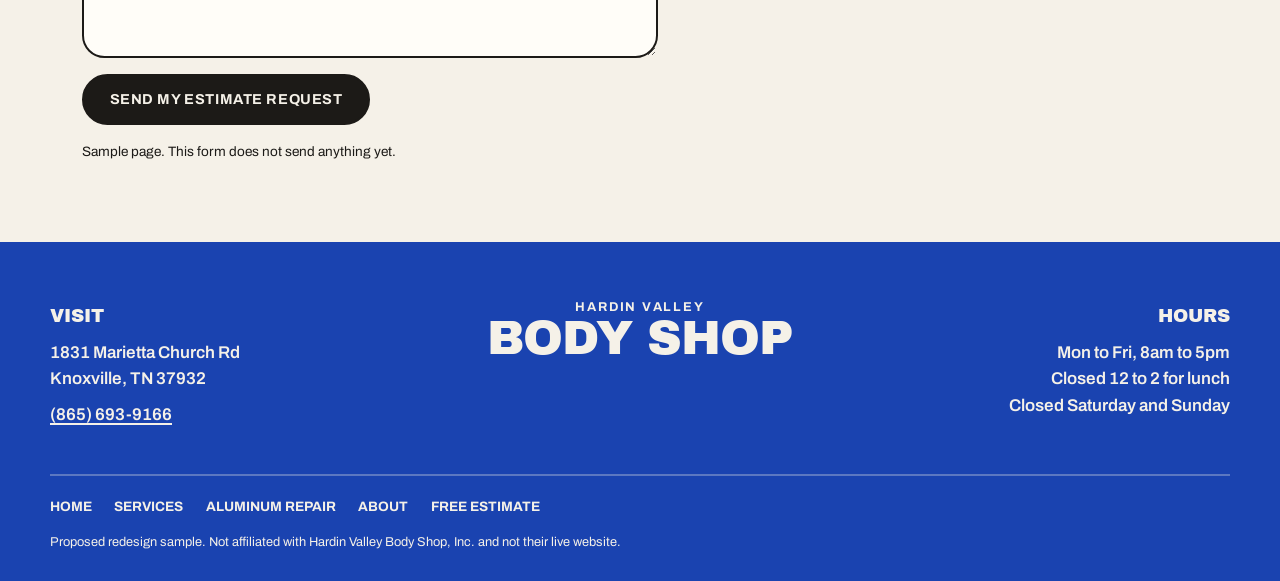
<file: v2/estimate.html>
<!DOCTYPE html>
<html lang="en">
<head>
<meta charset="utf-8">
<meta name="viewport" content="width=device-width, initial-scale=1">
<meta name="robots" content="noindex, nofollow, noarchive">
<title>Free Estimate | Hardin Valley Body Shop, Knoxville TN</title>
<meta name="description" content="Request a free estimate from Hardin Valley Body Shop in Knoxville. I-CAR Gold Class, aluminum certified on 7 makes.">
<link rel="preconnect" href="https://fonts.googleapis.com">
<link rel="preconnect" href="https://fonts.gstatic.com" crossorigin>
<link href="https://fonts.googleapis.com/css2?family=Archivo:wght@400;600;700&amp;family=Archivo+Black&amp;display=swap" rel="stylesheet">
<link rel="stylesheet" href="style.css">
</head>
<body>
<a class="skip" href="#main">Skip to main content</a>
<div class="ribbon" role="note"><strong>Sample</strong> This is a proposed redesign built as a sample for Hardin Valley Body Shop. It is not affiliated with the business, not published, and not their live website.</div>
<header class="band">
  <div class="band-in">
    <nav class="nav" aria-label="Main">
      <ul>
        <li><a href="services.html">Services</a></li>
        <li><a href="aluminum-repair.html">Aluminum</a></li>
        <li><a href="about.html">About</a></li>
        <li><a href="estimate.html" aria-current="page">Estimate</a></li>
      </ul>
    </nav>
    <a class="mark" href="index.html"><span class="mark-sm">Hardin Valley</span> <span class="mark-lg">Body Shop</span></a>
    <a class="pill pill-line call" href="tel:+18656939166"><span class="call-word">Call </span>(865) 693-9166</a>
  </div>
</header>
<main id="main">
<section class="hero" aria-labelledby="page-title">
  <h1 id="page-title" class="stack d"><span class="s1">Wrecked it?</span> <span class="s2">Tell us.</span> <span class="s3">Free estimates.</span></h1>
  <div class="stripe" aria-hidden="true"></div>
  <div class="plate ">
    <div class="plate-body">
      <p class="plate-top">Estimates</p>
      <p class="plate-word">Free</p>
      <p class="plate-mid">Mon to Fri</p>
      <ul class="plate-list" aria-label="Estimate hours"><li>8 to 12</li><li>2 to 5</li></ul>
    </div>
  </div>
  <div class="hero-sub">
    <p class="ring-row"><span class="ring">7<span class="sr-only"> makes</span></span><span class="ring-txt">Makes aluminum certified.<br>I-CAR Gold Class.</span></p>
    <a class="pill pill-ink" href="tel:+18656939166">Or call (865) 693-9166</a>
  </div>
</section>

<section class="est" aria-labelledby="details-h">
  <div>
    <h2 id="details-h" class="d">The details</h2>
    <form class="form" action="#" method="post">
      <fieldset>
        <legend>You</legend>
        <div class="field"><label for="e-name">Your name</label><input id="e-name" name="name" type="text" autocomplete="name" required></div>
        <div class="two">
          <div class="field"><label for="e-phone">Phone</label><input id="e-phone" name="phone" type="tel" autocomplete="tel" required></div>
          <div class="field"><label for="e-email">Email</label><input id="e-email" name="email" type="email" autocomplete="email"></div>
        </div>
      </fieldset>
      <fieldset>
        <legend>The vehicle</legend>
        <div class="field"><label for="e-vehicle">Year, make and model</label><input id="e-vehicle" name="vehicle" type="text" aria-describedby="e-vehicle-hint" placeholder="2017 Ford F-150"><p class="hint" id="e-vehicle-hint">The year tells us if there's aluminum.</p></div>
        <div class="field"><label for="e-type">Type of work</label>
          <select id="e-type" name="type">
            <option value="">Choose one</option>
            <option>Collision repair</option>
            <option>Aluminum repair</option>
            <option>Paint</option>
            <option>Dents</option>
            <option>Bumper</option>
            <option>Not sure yet</option>
          </select>
        </div>
      </fieldset>
      <fieldset>
        <legend>Insurance</legend>
        <div class="two">
          <div class="field"><label for="e-carrier">Insurance carrier (optional)</label><input id="e-carrier" name="carrier" type="text"></div>
          <div class="field"><label for="e-claim">Filed a claim?</label>
            <select id="e-claim" name="claim">
              <option value="">Choose one</option>
              <option>Yes, it's filed</option>
              <option>Not yet</option>
              <option>Paying out of pocket</option>
              <option>Not sure</option>
            </select>
          </div>
        </div>
      </fieldset>
      <fieldset>
        <legend>What happened</legend>
        <div class="field"><label for="e-what">Where's the damage? Is it drivable?</label><textarea id="e-what" name="details" rows="5"></textarea></div>
      </fieldset>
      <button class="pill pill-ink" type="submit">Send my estimate request</button>
      <p class="form-note">Sample page. This form does not send anything yet.</p>
    </form>
  </div>
  <div class="est-side">
    <h2 id="next-h" class="d">What happens next</h2>
    <p>You send this. We call you back. You bring it by during business hours, because a photo can't show what's behind a panel. The estimate is free. You decide.</p>
    <p class="rain">&quot;If raining, we do not do estimates.&quot;</p>
    <dl>
      <dt>Shop</dt><dd>1831 Marietta Church Rd, Knoxville, TN 37932</dd>
      <dt>Phone</dt><dd><a href="tel:+18656939166">(865) 693-9166</a></dd>
      <dt>Hours</dt><dd>Mon to Fri, 8am to 5pm. Closed 12 to 2 for lunch. Closed weekends.</dd>
    </dl>
    <p>Aluminum damage? <a href="aluminum-repair.html">Here's what changes.</a></p>
  </div>
</section>
</main>
<footer class="foot">
  <div class="foot-in">
    <div>
      <h2 class="foot-h">Visit</h2>
      <p>1831 Marietta Church Rd<br>Knoxville, TN 37932</p>
      <p><a href="tel:+18656939166">(865) 693-9166</a></p>
    </div>
    <a class="mark mark-foot" href="index.html"><span class="mark-sm">Hardin Valley</span> <span class="mark-lg">Body Shop</span></a>
    <div>
      <h2 class="foot-h">Hours</h2>
      <p>Mon to Fri, 8am to 5pm<br>Closed 12 to 2 for lunch<br>Closed Saturday and Sunday</p>
    </div>
  </div>
  <ul class="foot-links">
    <li><a href="index.html">Home</a></li>
    <li><a href="services.html">Services</a></li>
    <li><a href="aluminum-repair.html">Aluminum Repair</a></li>
    <li><a href="about.html">About</a></li>
    <li><a href="estimate.html">Free Estimate</a></li>
  </ul>
  <p class="foot-fine">Proposed redesign sample. Not affiliated with Hardin Valley Body Shop, Inc. and not their live website.</p>
</footer>
</body>
</html>
</file>
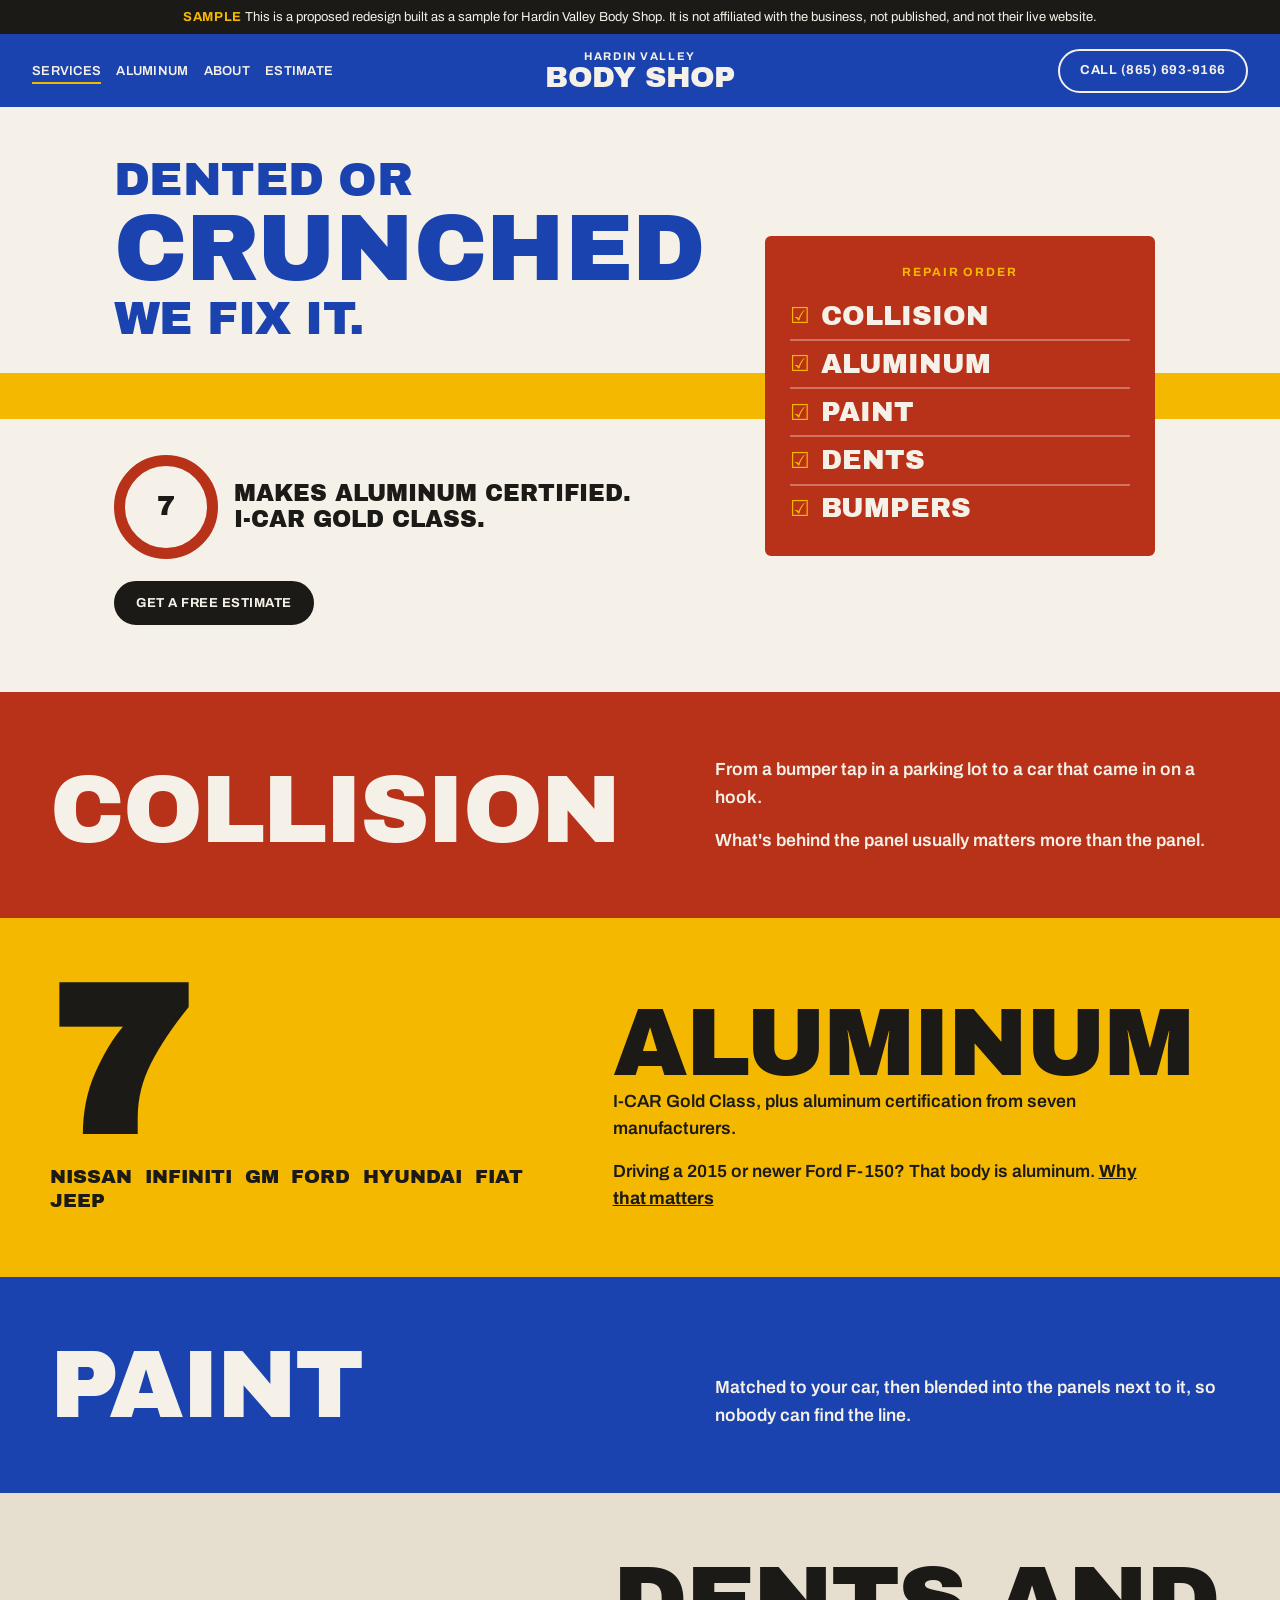
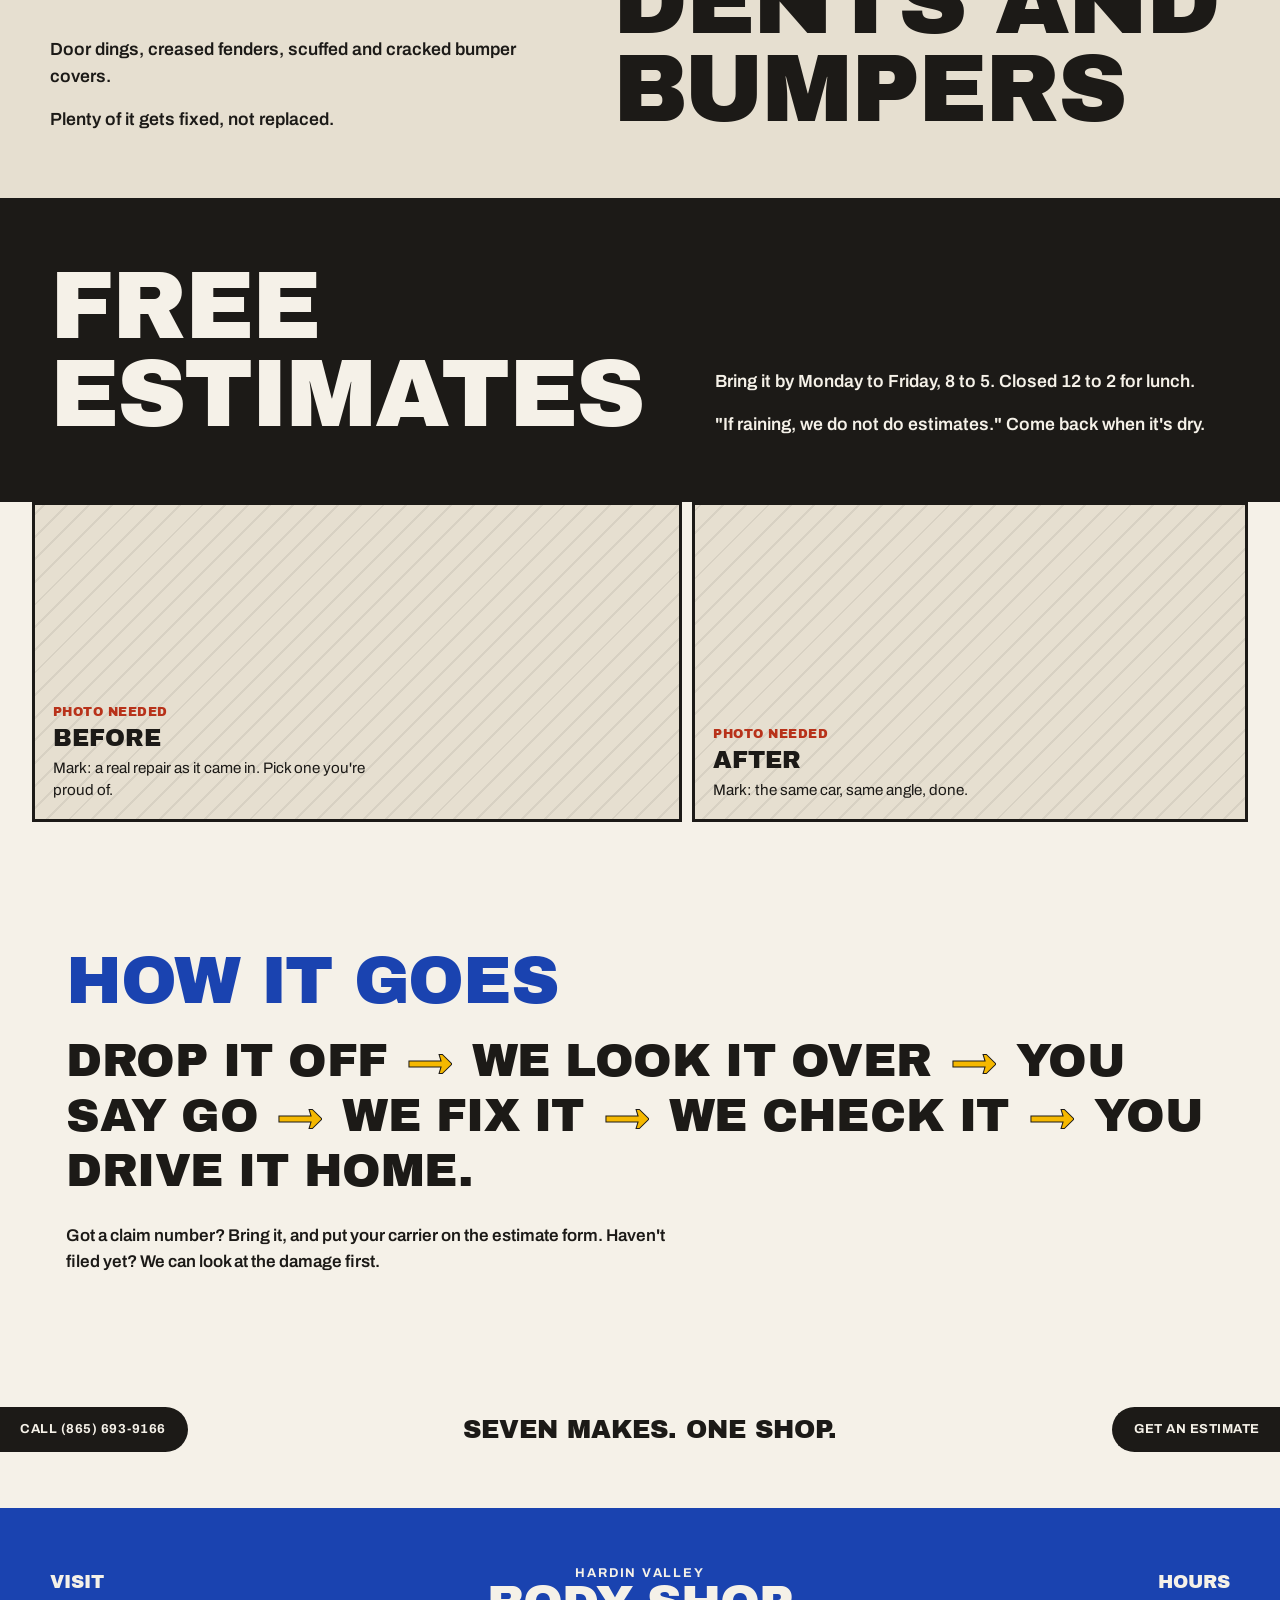
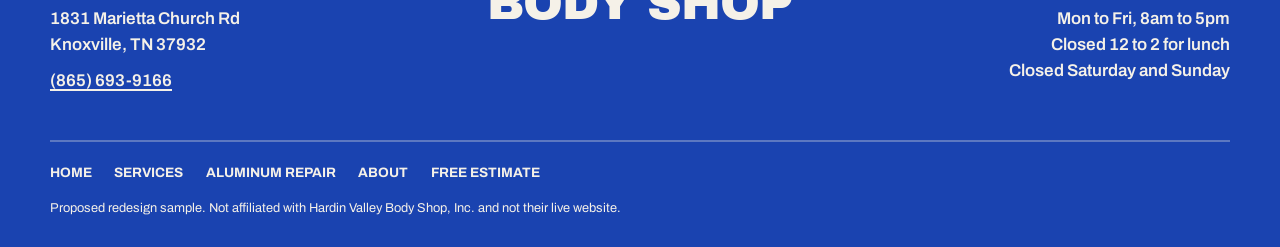
<file: v2/services.html>
<!DOCTYPE html>
<html lang="en">
<head>
<meta charset="utf-8">
<meta name="viewport" content="width=device-width, initial-scale=1">
<meta name="robots" content="noindex, nofollow, noarchive">
<title>Services | Collision, Aluminum, Paint and Dent Repair | Hardin Valley Body Shop</title>
<meta name="description" content="Collision repair, I-CAR Gold Class aluminum repair on 7 makes, paint, dents, bumpers and free estimates in Knoxville TN.">
<link rel="preconnect" href="https://fonts.googleapis.com">
<link rel="preconnect" href="https://fonts.gstatic.com" crossorigin>
<link href="https://fonts.googleapis.com/css2?family=Archivo:wght@400;600;700&amp;family=Archivo+Black&amp;display=swap" rel="stylesheet">
<link rel="stylesheet" href="style.css">
</head>
<body>
<a class="skip" href="#main">Skip to main content</a>
<div class="ribbon" role="note"><strong>Sample</strong> This is a proposed redesign built as a sample for Hardin Valley Body Shop. It is not affiliated with the business, not published, and not their live website.</div>
<header class="band">
  <div class="band-in">
    <nav class="nav" aria-label="Main">
      <ul>
        <li><a href="services.html" aria-current="page">Services</a></li>
        <li><a href="aluminum-repair.html">Aluminum</a></li>
        <li><a href="about.html">About</a></li>
        <li><a href="estimate.html">Estimate</a></li>
      </ul>
    </nav>
    <a class="mark" href="index.html"><span class="mark-sm">Hardin Valley</span> <span class="mark-lg">Body Shop</span></a>
    <a class="pill pill-line call" href="tel:+18656939166"><span class="call-word">Call </span>(865) 693-9166</a>
  </div>
</header>
<main id="main">
<section class="hero" aria-labelledby="page-title">
  <h1 id="page-title" class="stack d"><span class="s1">Dented or</span> <span class="s2">Crunched</span> <span class="s3">We fix it.</span></h1>
  <div class="stripe" aria-hidden="true"></div>
  <div class="plate plate-red">
    <div class="plate-body">
      <p class="plate-top">Repair order</p>
      <ul class="ticket">
        <li><span class="box" aria-hidden="true">&#9745;</span>Collision</li>
        <li><span class="box" aria-hidden="true">&#9745;</span>Aluminum</li>
        <li><span class="box" aria-hidden="true">&#9745;</span>Paint</li>
        <li><span class="box" aria-hidden="true">&#9745;</span>Dents</li>
        <li><span class="box" aria-hidden="true">&#9745;</span>Bumpers</li>
      </ul>
    </div>
  </div>
  <div class="hero-sub">
    <p class="ring-row"><span class="ring">7<span class="sr-only"> makes</span></span><span class="ring-txt">Makes aluminum certified.<br>I-CAR Gold Class.</span></p>
    <a class="pill pill-ink" href="estimate.html">Get a free estimate</a>
  </div>
</section>

<section class="svc svc-red" id="collision" aria-labelledby="collision-h">
  <div class="svc-in">
    <h2 id="collision-h" class="d">Collision</h2>
    <div>
      <p>From a bumper tap in a parking lot to a car that came in on a hook.</p>
      <p>What's behind the panel usually matters more than the panel.</p>
    </div>
  </div>
</section>

<section class="svc svc-gold svc-flip" id="aluminum" aria-labelledby="aluminum-h">
  <div class="svc-in">
    <div>
      <h2 id="aluminum-h" class="d">Aluminum</h2>
      <p>I-CAR Gold Class, plus aluminum certification from seven manufacturers.</p>
      <p>Driving a 2015 or newer Ford F-150? That body is aluminum. <a href="aluminum-repair.html">Why that matters</a></p>
    </div>
    <div>
      <p class="seven" aria-hidden="true">7</p>
      <ul class="makes inline-makes" aria-label="Certified makes"><li>Nissan</li><li>Infiniti</li><li>GM</li><li>Ford</li><li>Hyundai</li><li>Fiat</li><li>Jeep</li></ul>
    </div>
  </div>
</section>

<section class="svc svc-blue" id="paint" aria-labelledby="paint-h">
  <div class="svc-in">
    <h2 id="paint-h" class="d">Paint</h2>
    <div>
      <p>Matched to your car, then blended into the panels next to it, so nobody can find the line.</p>
    </div>
  </div>
</section>

<section class="svc svc-con svc-flip" id="dents" aria-labelledby="dents-h">
  <div class="svc-in">
    <h2 id="dents-h" class="d">Dents and bumpers</h2>
    <div>
      <p>Door dings, creased fenders, scuffed and cracked bumper covers.</p>
      <p>Plenty of it gets fixed, not replaced.</p>
    </div>
  </div>
</section>

<section class="svc svc-ink" id="estimates" aria-labelledby="estimates-h">
  <div class="svc-in">
    <h2 id="estimates-h" class="d">Free estimates</h2>
    <div>
      <p>Bring it by Monday to Friday, 8 to 5. Closed 12 to 2 for lunch.</p>
      <p>&quot;If raining, we do not do estimates.&quot; Come back when it's dry.</p>
    </div>
  </div>
</section>

<section class="photos" aria-label="Photo spots for a before and after">
  <div class="ph pw7"><p class="ph-tag">Photo needed</p><p class="ph-what">Before</p><p class="ph-note">Mark: a real repair as it came in. Pick one you're proud of.</p></div>
  <div class="ph pw6"><p class="ph-tag">Photo needed</p><p class="ph-what">After</p><p class="ph-note">Mark: the same car, same angle, done.</p></div>
</section>

<section class="flow-sec" aria-labelledby="flow-h">
  <h2 id="flow-h" class="d">How it goes</h2>
  <p class="flow">Drop it off <span class="ar" aria-hidden="true">&rarr;</span><span class="sr-only">, then</span> we look it over <span class="ar" aria-hidden="true">&rarr;</span><span class="sr-only">, then</span> you say go <span class="ar" aria-hidden="true">&rarr;</span><span class="sr-only">, then</span> we fix it <span class="ar" aria-hidden="true">&rarr;</span><span class="sr-only">, then</span> we check it <span class="ar" aria-hidden="true">&rarr;</span><span class="sr-only">, then</span> you drive it home.</p>
  <p class="flow-note">Got a claim number? Bring it, and put your carrier on the estimate form. Haven't filed yet? We can look at the damage first.</p>
</section>

<section class="pinned" aria-label="Next step">
  <a class="pill pill-ink" href="tel:+18656939166">Call (865) 693-9166</a>
  <p class="pinned-mid">Seven makes. One shop.</p>
  <a class="pill pill-ink" href="estimate.html">Get an estimate</a>
</section>
</main>
<footer class="foot">
  <div class="foot-in">
    <div>
      <h2 class="foot-h">Visit</h2>
      <p>1831 Marietta Church Rd<br>Knoxville, TN 37932</p>
      <p><a href="tel:+18656939166">(865) 693-9166</a></p>
    </div>
    <a class="mark mark-foot" href="index.html"><span class="mark-sm">Hardin Valley</span> <span class="mark-lg">Body Shop</span></a>
    <div>
      <h2 class="foot-h">Hours</h2>
      <p>Mon to Fri, 8am to 5pm<br>Closed 12 to 2 for lunch<br>Closed Saturday and Sunday</p>
    </div>
  </div>
  <ul class="foot-links">
    <li><a href="index.html">Home</a></li>
    <li><a href="services.html">Services</a></li>
    <li><a href="aluminum-repair.html">Aluminum Repair</a></li>
    <li><a href="about.html">About</a></li>
    <li><a href="estimate.html">Free Estimate</a></li>
  </ul>
  <p class="foot-fine">Proposed redesign sample. Not affiliated with Hardin Valley Body Shop, Inc. and not their live website.</p>
</footer>
</body>
</html>
</file>
<file: style.css>
/* Hardin Valley Body Shop, Inc. | spec redesign v3
   Palette pulled from their own sign and building.
   --ink      #121212  shop floor black (base)
   --char     #1B1C1C  panel charcoal
   --steel    #2C2D2C  rules and borders
   --orange   #EE7623  sign orange (their H and V, brightened from the photo)
   --orange-k #A84A16  sign orange for text on light paper
   --bone     #F3F1EA  off-white text
   --cream    #ECE6D6  their ribbed metal building
   --paper    #F2EEE4  repair order paper
   --concrete #A8A49B  the lot (muted text)
*/

:root {
  --ink: #121212;
  --char: #1B1C1C;
  --steel: #2C2D2C;
  --orange: #EE7623;
  --orange-k: #A84A16;
  --bone: #F3F1EA;
  --cream: #ECE6D6;
  --paper: #F2EEE4;
  --concrete: #A8A49B;
  --head: "Oswald", "Arial Narrow", Impact, sans-serif;
  --body: "IBM Plex Sans", "Segoe UI", Arial, sans-serif;
  --serif: "Libre Baskerville", "Bookman Old Style", "Times New Roman", serif;
  --wrap: 1200px;
}

*, *::before, *::after { box-sizing: border-box; }
html { -webkit-text-size-adjust: 100%; }
body {
  margin: 0;
  background: var(--ink);
  color: var(--bone);
  font-family: var(--body);
  font-size: 17px;
  line-height: 1.55;
}
img { max-width: 100%; height: auto; display: block; }
a { color: var(--bone); }
a:hover { color: var(--orange); }
:focus-visible { outline: 3px solid var(--orange); outline-offset: 3px; }

h1, h2, h3 {
  font-family: var(--head);
  font-weight: 700;
  text-transform: uppercase;
  line-height: 1;
  letter-spacing: 0.005em;
  margin: 0 0 0.4em;
}
h1 { font-size: clamp(2.6rem, 9vw, 5.4rem); }
h2 { font-size: clamp(2rem, 6vw, 3.4rem); }
h3 { font-size: 1.45rem; font-weight: 600; }
p { margin: 0 0 1em; }

.wrap { width: 100%; max-width: var(--wrap); margin: 0 auto; padding: 0 20px; }
.sr-only {
  position: absolute; width: 1px; height: 1px; padding: 0; margin: -1px;
  overflow: hidden; clip: rect(0 0 0 0); white-space: nowrap; border: 0;
}
.skip { position: absolute; left: 12px; top: -60px; background: var(--orange); color: #111; padding: 10px 14px; font-weight: 600; z-index: 10; }
.skip:focus { top: 12px; }

/* ---------- Not-affiliated ribbon ---------- */
.ribbon {
  background: var(--cream);
  color: #1d1d1d;
  font-size: 13px;
  line-height: 1.35;
  padding: 7px 0;
  border-bottom: 3px solid var(--orange);
}
.ribbon strong { font-family: var(--head); font-weight: 600; text-transform: uppercase; letter-spacing: 0.06em; margin-right: 6px; }

/* ---------- Header ---------- */
.site-head { background: var(--ink); border-bottom: 1px solid var(--steel); }
.head-row {
  display: grid;
  grid-template-columns: auto 1fr;
  grid-template-areas: "sign cta" "nav nav";
  align-items: center;
  gap: 10px 12px;
  padding-top: 10px;
  padding-bottom: 8px;
}
.sign { grid-area: sign; }
.main-nav { grid-area: nav; }
.head-cta { grid-area: cta; justify-self: end; display: flex; gap: 8px; align-items: center; }

/* Their sign, rebuilt in type: white plate, thin orange frame,
   big orange serif H and V, black serif ARDIN / ALLEY, heavy sans line under. */
.sign {
  display: inline-block;
  background: #fff;
  border: 2px solid var(--orange);
  padding: 7px 11px 5px 7px;
  color: #1b1b1b;
  text-decoration: none;
  line-height: 1;
}
a.sign, a.sign:hover, .site-foot a.sign, .site-foot a.sign:hover { color: #1b1b1b; }
.sign-hv { display: block; font-family: var(--serif); font-weight: 700; font-size: 13px; letter-spacing: 0.07em; }
.sign-hv .l1, .sign-hv .l2 { display: block; white-space: nowrap; line-height: 0.82; }
.sign-hv .l2 { margin-left: 1.45em; margin-top: -0.02em; }
.sign-hv .cap { color: var(--orange); font-size: 2.35em; letter-spacing: 0; margin-right: 0.01em; }
.sign-inc { display: block; font-family: "Archivo Black", var(--body); font-size: 10.5px; letter-spacing: 0.01em; margin-top: 4px; padding-left: 1.4em; }

.main-nav ul { list-style: none; margin: 0; padding: 0; display: flex; flex-wrap: wrap; gap: 2px 16px; }
.main-nav .nav-est { display: none; }
.main-nav a {
  font-family: var(--head);
  font-weight: 500;
  text-transform: uppercase;
  letter-spacing: 0.06em;
  font-size: 15px;
  text-decoration: none;
  color: var(--concrete);
  padding: 6px 0;
  display: inline-block;
  border-bottom: 2px solid transparent;
}
.main-nav a:hover { color: var(--bone); }
.main-nav a[aria-current="page"] { color: var(--bone); border-bottom-color: var(--orange); }

.btn {
  display: inline-block;
  background: var(--orange);
  color: #111;
  font-family: var(--head);
  font-weight: 600;
  text-transform: uppercase;
  letter-spacing: 0.05em;
  text-decoration: none;
  padding: 12px 20px;
  border: 2px solid var(--orange);
  border-radius: 2px;
  font-size: 17px;
  line-height: 1.1;
  cursor: pointer;
  transition: background-color 0.15s ease, color 0.15s ease;
}
.btn:hover { background: #111; color: var(--orange); }
.btn-ghost { background: transparent; color: var(--bone); border-color: var(--bone); }
.btn-ghost:hover { background: var(--bone); color: #111; }
.head-cta .btn { padding: 9px 12px; font-size: 15px; }
.head-phone { font-family: var(--head); font-weight: 600; text-transform: uppercase; font-size: 15px; letter-spacing: 0.04em; text-decoration: none; border: 2px solid var(--steel); padding: 7px 10px; border-radius: 2px; }
.head-phone .num { display: none; }
.lg-only { display: none; }

@media (min-width: 960px) {
  .head-row { grid-template-columns: auto 1fr auto; grid-template-areas: "sign nav cta"; padding-top: 14px; padding-bottom: 14px; gap: 28px; }
  .main-nav ul { justify-content: center; gap: 4px 26px; }
  .main-nav a { font-size: 16px; }
  .main-nav .nav-est { display: list-item; }
  .sign-hv { font-size: 16px; }
  .sign-inc { font-size: 12.5px; }
  .head-phone { border: 0; padding: 0 6px; font-size: 19px; }
  .head-phone .num { display: inline; }
  .head-phone .call { display: none; }
  .head-cta .btn { padding: 11px 18px; font-size: 16px; }
  .lg-only { display: inline; }
}

/* ---------- Hero ---------- */
.hero { position: relative; overflow: hidden; background: #000; }
.hero-img { position: absolute; inset: 0; }
.hero-img img { width: 100%; height: 100%; object-fit: cover; object-position: 62% 60%; }
.hero-img::after { content: ""; position: absolute; inset: 0; background: rgba(8, 8, 8, 0.6); }
.hero-body { position: relative; padding-top: 72px; padding-bottom: 28px; min-height: 560px; display: flex; flex-direction: column; justify-content: flex-end; }
.hero h1 { max-width: 14ch; }
.hero h1 .o { color: var(--orange); }
.hero-sub { font-size: 1.1rem; max-width: 34em; color: var(--bone); }
.cta-row { display: flex; flex-wrap: wrap; gap: 12px; margin: 22px 0 18px; }
.hero-hours { font-size: 15px; color: var(--cream); margin: 0; }
.hero-note {
  margin-top: 26px;
  border-top: 1px solid rgba(243, 241, 234, 0.25);
  padding-top: 10px;
  font-size: 13.5px;
  color: var(--cream);
  max-width: 44em;
}
.hero-note b { font-family: var(--head); font-weight: 600; letter-spacing: 0.06em; text-transform: uppercase; color: var(--orange); margin-right: 6px; }
@media (max-width: 699px) {
  .hero-img { position: relative; aspect-ratio: 4 / 3; }
  .hero-img img { object-position: 50% 50%; }
  .hero-img::after { background: rgba(8, 8, 8, 0.08); }
  .hero-body { min-height: 0; padding-top: 26px; padding-bottom: 30px; }
  .hero-note b { display: block; }
  body .page-head .hero-img::after { background: rgba(8, 8, 8, 0.08); }
  body .page-head-body { padding-top: 26px; padding-bottom: 34px; }
}
@media (min-width: 700px) and (max-width: 959px) {
  .hero-img img { object-position: 55% 60%; }
}
@media (min-width: 960px) {
  .hero-body { min-height: 720px; padding-bottom: 40px; }
  .hero-img::after { background: rgba(8, 8, 8, 0.52); }
  .hero-img img { object-position: 50% 62%; }
}

/* ---------- Google strip ---------- */
.gstrip { background: var(--char); border-bottom: 1px solid var(--steel); padding: 26px 0; }
.gstrip-row { display: grid; gap: 22px; }
.score { display: flex; align-items: center; gap: 14px; }
.score-num { font-family: var(--head); font-weight: 700; font-size: 3.6rem; line-height: 0.9; }
.stars { color: var(--orange); letter-spacing: 2px; font-size: 1.15rem; display: block; }
.score-txt { font-size: 15px; color: var(--concrete); }
.score-txt strong { color: var(--bone); font-weight: 600; }
.quick { list-style: none; margin: 0; padding: 0; display: grid; gap: 16px; }
.quick li { font-size: 15.5px; border-top: 1px solid var(--steel); padding-top: 12px; }
.quick q { quotes: "\201C" "\201D"; }
.quick cite { display: block; font-style: normal; font-size: 13.5px; color: var(--concrete); margin-top: 4px; }
@media (min-width: 900px) {
  .gstrip-row { grid-template-columns: 260px 1fr; align-items: start; }
  .quick { grid-template-columns: repeat(3, 1fr); gap: 26px; }
  .quick li { border-top: 0; border-left: 1px solid var(--steel); padding: 0 0 0 20px; }
}

/* ---------- Sections ---------- */
.sec { padding: 64px 0; }
.sec-tight { padding: 44px 0; }
.sec-head { max-width: 46em; margin-bottom: 30px; }
.sec-head p { color: var(--concrete); font-size: 1.05rem; }
.kicker { font-family: var(--head); font-weight: 500; color: var(--orange); letter-spacing: 0.08em; text-transform: uppercase; font-size: 15px; margin: 0 0 8px; }
@media (min-width: 960px) { .sec { padding: 96px 0; } }

/* ---------- Services as repair-order line items ---------- */
.ro-lines { border-top: 2px solid var(--bone); margin: 0; padding: 0; list-style: none; }
.ro-lines li {
  display: grid;
  grid-template-columns: 74px 1fr;
  gap: 4px 14px;
  padding: 18px 0;
  border-bottom: 1px solid var(--steel);
}
.ro-op {
  font-family: var(--head);
  font-weight: 600;
  font-size: 13px;
  letter-spacing: 0.08em;
  text-transform: uppercase;
  color: #111;
  background: var(--orange);
  align-self: start;
  text-align: center;
  padding: 3px 4px;
  border-radius: 2px;
}
.ro-op.alt { background: transparent; color: var(--orange); border: 1px solid var(--orange); }
.ro-lines h3 { margin: 0 0 4px; font-size: 1.5rem; }
.ro-lines p { margin: 0; color: var(--concrete); grid-column: 2; }
.ro-lines a { color: var(--bone); }
@media (min-width: 900px) {
  .ro-lines li { grid-template-columns: 96px 300px 1fr; align-items: baseline; padding: 22px 0; }
  .ro-lines li p { grid-column: 3; }
  .ro-lines li h3 { margin: 0; }
}

/* ---------- Before and after ---------- */
.ba-list { display: grid; gap: 34px; }
.ba { margin: 0; }
.ba-pair { display: grid; grid-template-columns: 1fr 1fr; gap: 4px; background: var(--steel); }
.ba-shot { position: relative; }
.ba-shot img { width: 100%; aspect-ratio: 4 / 3; object-fit: cover; }
.tag {
  position: absolute; left: 0; top: 0;
  font-family: var(--head); font-weight: 600; text-transform: uppercase; letter-spacing: 0.1em;
  font-size: 13px; padding: 4px 9px;
}
.tag-before { background: var(--bone); color: #111; }
.tag-after { background: var(--orange); color: #111; }
.ba figcaption { display: flex; flex-wrap: wrap; gap: 4px 12px; align-items: baseline; padding-top: 10px; font-size: 15px; color: var(--concrete); }
.ba figcaption b { font-family: var(--head); font-weight: 600; text-transform: uppercase; letter-spacing: 0.04em; font-size: 1.15rem; color: var(--bone); }
.ba-foot { margin-top: 28px; font-size: 15px; color: var(--concrete); }
@media (min-width: 900px) {
  .ba-list { grid-template-columns: 1fr; gap: 48px; }
  .ba-pair { gap: 6px; }
}

/* ---------- Gold Class stripe ---------- */
.gold { background: var(--orange); color: #111; padding: 54px 0; }
.gold a { color: #111; }
.gold h2 { font-size: clamp(1.9rem, 5.5vw, 3rem); }
.gold p { max-width: 40em; font-size: 1.05rem; }
.makes {
  list-style: none; margin: 22px 0 24px; padding: 0;
  display: flex; flex-wrap: wrap; gap: 0;
  font-family: var(--head); font-weight: 700; text-transform: uppercase;
  font-size: clamp(1.8rem, 7vw, 3.6rem); line-height: 1.05;
}
.makes li { padding-right: 0.4em; }
.makes li:not(:last-child)::after { content: "/"; padding-left: 0.4em; opacity: 0.4; font-weight: 400; }
.btn-dark { background: #111; color: var(--bone); border-color: #111; }
.gold .btn-dark:hover, .btn-dark:hover { background: transparent; color: #111; }
.gold .btn-dark { color: var(--bone); }
.gold-grid { display: grid; gap: 26px; }
@media (min-width: 960px) { .gold { padding: 80px 0; } .gold-grid { grid-template-columns: 1.5fr 1fr; align-items: center; gap: 48px; } }

/* ---------- Reviews ---------- */
.reviews { display: grid; gap: 16px; }
.review { background: var(--char); border: 1px solid var(--steel); padding: 22px 20px 20px; margin: 0; display: flex; flex-direction: column; }
.review .stars { margin-bottom: 10px; font-size: 1rem; }
.review blockquote { margin: 0 0 18px; font-size: 1.02rem; }
.review blockquote p { margin: 0; }
.review footer { margin-top: auto; display: flex; gap: 12px; align-items: center; font-size: 14px; color: var(--concrete); }
.initials { width: 38px; height: 38px; flex: none; display: grid; place-items: center; background: var(--steel); color: var(--bone); font-family: var(--head); font-weight: 600; font-size: 15px; border-radius: 2px; }
.review footer strong { display: block; color: var(--bone); font-weight: 600; font-size: 15px; }
@media (min-width: 760px) { .reviews { grid-template-columns: 1fr 1fr; } }
@media (min-width: 1100px) { .reviews { grid-template-columns: repeat(3, 1fr); } }

/* ---------- Data plate (why this shop) ---------- */
.why-grid { display: grid; gap: 28px; }
.plate { background: var(--cream); color: #1b1b1b; border: 1px solid #cfc7b2; padding: 6px 20px; margin: 0; }
.plate div { display: grid; grid-template-columns: 1fr; gap: 2px; padding: 14px 0; border-bottom: 1px dashed #b9b09a; }
.plate div:last-child { border-bottom: 0; }
.plate dt { font-family: var(--head); font-weight: 600; text-transform: uppercase; letter-spacing: 0.07em; font-size: 14px; color: var(--orange-k); }
.plate dd { margin: 0; font-size: 1.02rem; }
.plate q { font-weight: 600; }
@media (min-width: 640px) { .plate div { grid-template-columns: 130px 1fr; gap: 16px; align-items: baseline; } }
@media (min-width: 960px) { .why-grid { grid-template-columns: 1.25fr 1fr; gap: 48px; align-items: start; } }

/* ---------- "Mark: ..." photo boxes ---------- */
.need {
  position: relative;
  background: var(--char);
  border: 1px solid var(--steel);
  aspect-ratio: 4 / 3;
  display: flex; flex-direction: column; justify-content: flex-end;
  padding: 18px;
  margin: 0;
  color: var(--bone);
}
.need .tape {
  position: absolute; top: 14px; left: -6px;
  background: var(--orange); color: #111;
  font-family: var(--head); font-weight: 600; text-transform: uppercase; letter-spacing: 0.08em;
  font-size: 13px; padding: 4px 10px;
  transform: rotate(-2deg);
}
.need strong { font-family: var(--head); font-weight: 600; text-transform: uppercase; font-size: 1.3rem; letter-spacing: 0.02em; }
.need p { margin: 4px 0 0; font-size: 15px; color: var(--concrete); }
.need-row { display: grid; gap: 16px; }
@media (min-width: 760px) { .need-row { grid-template-columns: 1fr 1fr; } }

/* ---------- Estimate: repair order paper ---------- */
.estimate-sec { background: var(--char); border-top: 1px solid var(--steel); }
.ro {
  background: var(--paper);
  color: #1b1b1b;
  border-top: 6px solid var(--orange);
  padding: 0;
  max-width: 1040px;
  margin: 0 auto;
}
.ro a { color: #1b1b1b; }
.ro-top { display: grid; gap: 8px; padding: 18px 20px 14px; border-bottom: 2px solid #1b1b1b; }
.ro-title { font-family: var(--head); font-weight: 700; text-transform: uppercase; font-size: 1.6rem; line-height: 1; margin: 0; }
.ro-shop { font-size: 13.5px; margin: 0; line-height: 1.4; }
.ro-shop b { font-family: var(--head); font-weight: 600; letter-spacing: 0.04em; text-transform: uppercase; }
.ro-meta { display: flex; gap: 18px; font-family: var(--head); font-size: 13px; text-transform: uppercase; letter-spacing: 0.06em; }
.ro-meta span { border-bottom: 1px solid #1b1b1b; min-width: 110px; padding-bottom: 2px; }
.ro-body { display: grid; gap: 0; }
.ro-col { padding: 18px 20px 22px; }
.ro-col + .ro-col { border-top: 2px solid #1b1b1b; }
.ro fieldset { border: 0; margin: 0 0 18px; padding: 0; min-width: 0; }
.ro legend { font-family: var(--head); font-weight: 600; text-transform: uppercase; letter-spacing: 0.07em; font-size: 15px; color: var(--orange-k); padding: 0; margin-bottom: 8px; }
.field { margin-bottom: 14px; }
.field label, .field .lbl { display: block; font-size: 13px; font-weight: 600; text-transform: uppercase; letter-spacing: 0.05em; margin-bottom: 4px; }
.field .opt { font-weight: 400; text-transform: none; letter-spacing: 0; color: #55524b; }
.ro input[type="text"], .ro input[type="tel"], .ro input[type="email"], .ro select, .ro textarea {
  width: 100%;
  font: inherit;
  font-size: 16px;
  color: #111;
  background: #fff;
  border: 1px solid #8f8a7e;
  border-bottom: 2px solid #1b1b1b;
  border-radius: 0;
  padding: 10px 10px;
}
.ro textarea { min-height: 110px; resize: vertical; }
.ro input:focus-visible, .ro select:focus-visible, .ro textarea:focus-visible { outline: 3px solid var(--orange-k); outline-offset: 1px; }
.two { display: grid; gap: 0 14px; }
@media (min-width: 560px) { .two { grid-template-columns: 1fr 1fr; } }
.radios { display: flex; flex-wrap: wrap; gap: 8px 18px; }
.radios label { display: inline-flex; gap: 6px; align-items: center; font-size: 15px; font-weight: 400; text-transform: none; letter-spacing: 0; margin: 0; }
.radios input { width: 18px; height: 18px; accent-color: var(--orange-k); }
.ro-note { font-size: 14px; margin: 6px 0 16px; padding: 10px 12px; border: 1px solid #b9b09a; background: #fff; }
.ro .btn { width: 100%; font-size: 18px; padding: 14px 18px; }
.ro .btn:hover { background: #111; color: var(--orange); }
.ro-small { font-size: 13px; color: #55524b; margin: 10px 0 0; }
@media (min-width: 900px) {
  .ro-top { grid-template-columns: 1fr auto; align-items: end; padding: 22px 28px 16px; }
  .ro-body { grid-template-columns: 340px 1fr; }
  .ro-col { padding: 24px 28px 28px; }
  .ro-col + .ro-col { border-top: 0; border-left: 2px solid #1b1b1b; }
}

/* ---------- Tap-the-damaged-panel diagram ---------- */
.damage-help { font-size: 14px; margin: 0 0 12px; }
.car-wrap { display: grid; grid-template-columns: 22px 1fr 22px; align-items: center; justify-items: center; gap: 4px; max-width: 320px; margin: 0 auto; }
.side-lbl { writing-mode: vertical-rl; font-family: var(--head); font-size: 12px; letter-spacing: 0.12em; text-transform: uppercase; color: #55524b; }
.side-lbl.left { transform: rotate(180deg); }
.end-lbl { grid-column: 1 / -1; font-family: var(--head); font-size: 12px; letter-spacing: 0.12em; text-transform: uppercase; color: #55524b; }
.car { position: relative; width: 100%; max-width: 250px; aspect-ratio: 200 / 420; }
.car-outline { position: absolute; inset: 0; width: 100%; height: 100%; }
.panel { position: absolute; display: block; cursor: pointer; }
.panel input { position: absolute; inset: 0; width: 100%; height: 100%; margin: 0; opacity: 0; cursor: pointer; z-index: 2; }
.panel svg { position: absolute; inset: 0; width: 100%; height: 100%; overflow: visible; }
.panel rect { fill: #fff; stroke: #1b1b1b; stroke-width: 1.5; transition: fill 0.12s ease; }
.panel .pname {
  position: absolute; inset: 0; display: flex; align-items: center; justify-content: center;
  font-family: var(--head); font-weight: 500; text-transform: uppercase; letter-spacing: 0.05em;
  font-size: 11px; line-height: 1; text-align: center; color: #1b1b1b; pointer-events: none; z-index: 1;
}
.panel.v .pname { writing-mode: vertical-rl; }
.panel:hover rect { fill: #f7d9c2; }
.panel input:checked ~ svg rect { fill: var(--orange); stroke: #111; stroke-width: 2.5; }
.panel input:checked ~ .pname { color: #111; font-weight: 700; }
.panel input:focus-visible ~ svg rect { stroke: var(--orange-k); stroke-width: 4; }
.panel input:focus-visible ~ .pname { text-decoration: underline; }
.marked { counter-reset: dmg; }
.marked input:checked { counter-increment: dmg; }
.dmg-count { font-family: var(--head); text-transform: uppercase; letter-spacing: 0.06em; font-size: 14px; margin: 10px 0 0; text-align: center; }
.dmg-count::after { content: counter(dmg); display: inline-block; min-width: 1.6em; margin-left: 6px; background: #1b1b1b; color: var(--paper); text-align: center; padding: 1px 4px; }
.extra-dmg { margin-top: 14px; display: grid; grid-template-columns: 1fr 1fr; gap: 6px 10px; }
.extra-dmg label { display: flex; gap: 6px; align-items: center; font-size: 14px; }
.extra-dmg input { width: 18px; height: 18px; accent-color: var(--orange-k); }

/* Sent notice (works without JS via :target) */
.sent { display: none; background: #1b1b1b; color: var(--bone); padding: 14px 20px; border-left: 6px solid var(--orange); margin: 0 auto 18px; max-width: 1040px; }
.sent:target { display: block; }

/* ---------- Visit band ---------- */
.visit-grid { display: grid; gap: 28px; }
.visit-grid img { width: 100%; aspect-ratio: 4 / 3; object-fit: cover; }
.visit-cap { font-size: 14px; color: var(--concrete); margin-top: 8px; }
.hours { border-collapse: collapse; width: 100%; max-width: 420px; margin: 8px 0 22px; font-size: 16px; }
.hours th, .hours td { text-align: left; padding: 8px 0; border-bottom: 1px solid var(--steel); font-weight: 400; }
.hours th { color: var(--concrete); width: 45%; }
.addr { font-style: normal; font-size: 1.15rem; margin-bottom: 14px; }
.big-phone { font-family: var(--head); font-weight: 700; font-size: clamp(2rem, 7vw, 2.8rem); text-decoration: none; display: inline-block; margin-bottom: 16px; }
@media (min-width: 960px) { .visit-grid { grid-template-columns: 1fr 1fr; gap: 56px; align-items: center; } }

/* ---------- Inner page heads ---------- */
.page-head { position: relative; background: #000; overflow: hidden; }
.page-head .hero-img img { object-position: 50% 55%; }
.page-head .hero-img::after { background: rgba(8, 8, 8, 0.66); }
.page-head-body { position: relative; padding-top: 70px; padding-bottom: 46px; }
.page-head h1 { max-width: 14ch; }
.page-head p { max-width: 36em; font-size: 1.1rem; }
.plain-head { padding: 56px 0 30px; border-bottom: 1px solid var(--steel); }
.plain-head p { max-width: 36em; font-size: 1.1rem; color: var(--cream); }

/* Service detail rows */
.svc { display: grid; gap: 18px; padding: 40px 0; border-bottom: 1px solid var(--steel); }
.svc:first-child { padding-top: 0; }
.svc figure { margin: 0; }
.svc img { width: 100%; aspect-ratio: 4 / 3; object-fit: cover; }
.svc figcaption { font-size: 14px; color: var(--concrete); margin-top: 8px; }
.svc ul { padding-left: 1.1em; margin: 0 0 1em; color: var(--cream); }
.svc .ro-op { display: inline-block; margin-bottom: 10px; }
@media (min-width: 900px) {
  .svc { grid-template-columns: 1fr 1fr; gap: 48px; align-items: center; padding: 56px 0; }
  .svc:nth-child(even) figure, .svc:nth-child(even) .need { order: 2; }
}

.gallery { display: grid; grid-template-columns: 1fr 1fr; gap: 6px; }
.gallery figure { margin: 0; position: relative; }
.gallery img { width: 100%; aspect-ratio: 4 / 3; object-fit: cover; }
.gallery figcaption { font-size: 13px; color: var(--concrete); padding: 6px 0 10px; }
@media (min-width: 900px) { .gallery { grid-template-columns: repeat(4, 1fr); } }

/* Aluminum */
.al-list { list-style: none; margin: 0; padding: 0; border-top: 2px solid var(--bone); }
.al-list li { padding: 18px 0; border-bottom: 1px solid var(--steel); }
.al-list strong { display: block; font-family: var(--head); font-weight: 600; text-transform: uppercase; font-size: 1.35rem; letter-spacing: 0.02em; margin-bottom: 2px; }
.al-list span { color: var(--concrete); }
.split { display: grid; gap: 32px; }
@media (min-width: 960px) { .split { grid-template-columns: 1fr 1fr; gap: 56px; align-items: start; } }
.callout { border: 2px solid var(--orange); padding: 22px; }
.callout h2 { font-size: 1.8rem; }

/* About */
.family { margin: 0; }
.family img { width: 100%; }
.family figcaption { font-size: 14px; color: var(--concrete); margin-top: 8px; }
.people { list-style: none; margin: 0 0 24px; padding: 0; border-top: 2px solid var(--bone); }
.people li { display: flex; flex-wrap: wrap; justify-content: space-between; gap: 4px 16px; padding: 14px 0; border-bottom: 1px solid var(--steel); }
.people strong { font-family: var(--head); font-weight: 600; text-transform: uppercase; font-size: 1.5rem; letter-spacing: 0.02em; }
.people span { color: var(--concrete); align-self: center; }

/* ---------- Footer ---------- */
.site-foot { background: #0b0b0b; border-top: 3px solid var(--orange); padding: 44px 0 26px; font-size: 15px; color: var(--concrete); }
.foot-grid { display: grid; gap: 26px; }
.site-foot h2 { font-size: 1.1rem; color: var(--bone); letter-spacing: 0.06em; margin-bottom: 10px; }
.site-foot ul { list-style: none; margin: 0; padding: 0; }
.site-foot li { margin-bottom: 6px; }
.site-foot a { color: var(--bone); }
.site-foot address { font-style: normal; }
.foot-note { margin-top: 30px; padding-top: 16px; border-top: 1px solid var(--steel); font-size: 13px; }
@media (min-width: 900px) { .foot-grid { grid-template-columns: 1.2fr 1fr 1fr 1fr; } }

@media (prefers-reduced-motion: reduce) {
  *, *::before, *::after { transition: none !important; animation: none !important; scroll-behavior: auto !important; }
}
</file>
<file: v2/style.css>
/* Hardin Valley Body Shop, proposed redesign v2 */

:root {
  --base: #F5F1E8;      /* warm off-white page */
  --ink: #1C1A17;       /* warm near-black text */
  --blue: #1A43B0;      /* shop blue: header, footer, hero type */
  --gold: #F5B800;      /* Gold Class + the stripe only */
  --red: #B8321A;       /* collision red */
  --concrete: #E6DFD0;  /* shop-floor grey */
  --display: "Archivo Black", "Arial Black", Impact, sans-serif;
  --body: "Archivo", Arial, Helvetica, sans-serif;
}

*, *::before, *::after { box-sizing: border-box; }

html { -webkit-text-size-adjust: 100%; }

body {
  margin: 0;
  background: var(--base);
  color: var(--ink);
  font-family: var(--body);
  font-size: 1.0625rem;
  line-height: 1.55;
}

img { max-width: 100%; }

a { color: inherit; }

p { margin: 0 0 1rem; }

h1, h2, h3 { margin: 0; font-weight: 400; }

:focus-visible {
  outline: 3px solid var(--ink);
  outline-offset: 3px;
}

.band :focus-visible,
.foot :focus-visible,
.b-blue :focus-visible,
.b-ink :focus-visible,
.svc-blue :focus-visible,
.svc-ink :focus-visible,
.svc-red :focus-visible {
  outline-color: var(--gold);
}

.sr-only {
  position: absolute;
  width: 1px;
  height: 1px;
  padding: 0;
  margin: -1px;
  overflow: hidden;
  clip: rect(0 0 0 0);
  white-space: nowrap;
  border: 0;
}

.skip {
  position: absolute;
  left: 1rem;
  top: -4rem;
  z-index: 10;
  background: var(--gold);
  color: var(--ink);
  padding: .6rem 1rem;
  font-weight: 700;
  border-radius: 999px;
}
.skip:focus { top: 1rem; }

.d {
  font-family: var(--display);
  text-transform: uppercase;
  letter-spacing: -0.02em;
  line-height: .92;
}

/* ---------- ribbon ---------- */

.ribbon {
  background: var(--ink);
  color: var(--base);
  font-size: .8125rem;
  line-height: 1.4;
  padding: .5rem 1rem;
  text-align: center;
}
.ribbon strong { color: var(--gold); font-weight: 700; text-transform: uppercase; letter-spacing: .04em; }

/* ---------- header band ---------- */

.band { background: var(--blue); color: var(--base); }

.band-in {
  display: grid;
  grid-template-columns: 1fr auto;
  grid-template-areas: "mark call" "nav nav";
  align-items: center;
  gap: .5rem 1rem;
  padding: .7rem 1rem .55rem;
  max-width: 1280px;
  margin: 0 auto;
}

.mark {
  grid-area: mark;
  display: inline-flex;
  flex-direction: column;
  text-decoration: none;
  line-height: .9;
  width: max-content;
}
.mark-sm {
  font-weight: 700;
  text-transform: uppercase;
  letter-spacing: .14em;
  font-size: .625rem;
  margin-bottom: .2rem;
}
.mark-lg {
  font-family: var(--display);
  text-transform: uppercase;
  letter-spacing: -0.02em;
  font-size: 1.375rem;
}

.nav { grid-area: nav; }
.nav ul {
  list-style: none;
  margin: 0;
  padding: 0;
  display: flex;
  flex-wrap: wrap;
  gap: .25rem .95rem;
}
.nav a {
  text-decoration: none;
  font-weight: 600;
  font-size: .8125rem;
  text-transform: uppercase;
  letter-spacing: .02em;
  padding: .2rem 0;
  border-bottom: 2px solid transparent;
}
.nav a:hover { border-bottom-color: var(--base); }
.nav a[aria-current="page"] { border-bottom-color: var(--gold); }

.call {
  grid-area: call;
  justify-self: end;
}
.call-word { display: none; }

/* ---------- pills ---------- */

.pill {
  display: inline-block;
  font-family: var(--body);
  font-weight: 700;
  text-transform: uppercase;
  letter-spacing: .04em;
  font-size: .8125rem;
  line-height: 1;
  text-decoration: none;
  padding: .85rem 1.25rem;
  border-radius: 999px;
  border: 2px solid currentColor;
  white-space: nowrap;
  cursor: pointer;
}
.pill-line { background: transparent; color: inherit; }
.pill-line:hover { background: var(--base); color: var(--blue); border-color: var(--base); }
.pill-ink { background: var(--ink); color: var(--base); border-color: var(--ink); }
.pill-ink:hover { background: var(--blue); border-color: var(--blue); }
.pill-line-ink { background: transparent; color: var(--ink); }
.pill-line-ink:hover { background: var(--ink); color: var(--base); }

/* ---------- hero: stacked headline + the gold stripe ---------- */

.hero {
  display: grid;
  grid-template-columns: 1rem minmax(0, 1fr) 1rem;
  grid-template-rows: auto 1fr 34px 1fr auto;
  padding: 2rem 0 2.75rem;
  overflow-x: clip;
}

.stack { grid-column: 2; grid-row: 1; margin: 0 0 1.75rem; color: var(--blue); }
.stack span { display: block; }
.stack .s1, .stack .s3 { font-size: clamp(1.45rem, 6.4vw, 2.9rem); }
.stack .s2 { font-size: clamp(2.6rem, 12.5vw, 5.9rem); margin: .04em 0 .06em; }

.stripe {
  grid-column: 1 / -1;
  grid-row: 3;
  background: var(--gold);
}

.plate {
  grid-column: 2;
  grid-row: 2 / 5;
  justify-self: center;
  align-self: center;
  position: relative;
  z-index: 1;
  width: min(100%, 290px);
}

.hero-sub { grid-column: 2; grid-row: 5; margin-top: 1.9rem; }

@media (min-width: 900px) {
  .hero {
    grid-template-columns: minmax(0, 1fr) minmax(0, 640px) minmax(0, 460px) minmax(0, 1fr);
    grid-template-rows: 1fr 46px 1fr;
    padding: 3.25rem 0 3.75rem;
  }
  .stack { grid-column: 2; grid-row: 1; align-self: end; margin: 0 0 2rem; padding-left: 1.5rem; }
  .stripe { grid-row: 2; }
  .plate { grid-column: 3; grid-row: 1 / 4; width: 390px; }
  .hero-sub { grid-column: 2; grid-row: 3; align-self: start; margin-top: 2.25rem; padding-left: 1.5rem; }
}

/* the plate: the hero object that crosses the stripe */

.plate { --pc: var(--blue); }
.plate-red { --pc: var(--red); }
.plate-ink { --pc: var(--ink); }
.plate-body {
  border: 5px solid var(--pc);
  background: var(--pc);
  color: var(--base);
  text-align: center;
  padding: 1.4rem 1.25rem 0;
  border-radius: 6px;
  overflow: hidden;
}
.plate-top {
  font-weight: 700;
  text-transform: uppercase;
  letter-spacing: .16em;
  font-size: .75rem;
  color: var(--gold);
  margin: 0;
}
.plate-num {
  font-family: var(--display);
  color: var(--gold);
  line-height: .78;
  margin: .35rem 0 .2rem;
  display: flex;
  justify-content: center;
  align-items: flex-end;
  gap: .3rem;
}
.plate-num .n { font-size: 9.5rem; letter-spacing: -0.04em; }
.plate-num .u {
  font-size: 1.25rem;
  text-transform: uppercase;
  line-height: 1;
  padding-bottom: .5rem;
}
.plate-mid {
  font-family: var(--display);
  text-transform: uppercase;
  font-size: 1.35rem;
  line-height: 1;
  margin: .5rem 0 1rem;
}
.plate-list {
  list-style: none;
  margin: 0 -1.25rem;
  padding: .9rem .9rem 1.1rem;
  background: var(--base);
  color: var(--ink);
  display: flex;
  flex-wrap: wrap;
  justify-content: center;
  gap: .15rem .7rem;
  font-family: var(--display);
  text-transform: uppercase;
  font-size: .9rem;
  border-top: 6px solid var(--gold);
}

@media (min-width: 900px) {
  .plate-num .n { font-size: 13rem; }
  .plate-num .u { font-size: 1.6rem; padding-bottom: .8rem; }
  .plate-mid { font-size: 1.7rem; }
  .plate-list { font-size: 1.05rem; padding: 1.1rem 1.2rem 1.4rem; }
}

/* plate variants for inner pages */
.plate-gold .plate-body { background: var(--gold); color: var(--ink); }
.plate-gold .plate-top { color: var(--ink); }

.plate-word {
  font-family: var(--display);
  text-transform: uppercase;
  letter-spacing: -0.03em;
  line-height: .85;
  font-size: 4.6rem;
  color: var(--gold);
  margin: .5rem 0 .4rem;
}
@media (min-width: 900px) { .plate-word { font-size: 6.4rem; } }

/* element tile on the aluminum page */
.tile {
  text-align: left;
  border: 4px solid var(--gold);
  padding: .7rem .9rem .8rem;
  margin: .6rem 0 1.1rem;
  color: var(--base);
}
.tile-row { display: flex; justify-content: space-between; font-weight: 700; font-size: 1rem; }
.tile-sym { font-family: var(--display); font-size: 7.5rem; line-height: .95; color: var(--gold); letter-spacing: -0.03em; }
.tile-name { font-family: var(--display); text-transform: uppercase; font-size: 1.15rem; }
@media (min-width: 900px) { .tile-sym { font-size: 10rem; } }

/* repair-order ticket on the services page */
.ticket {
  list-style: none;
  margin: .7rem 0 1.2rem;
  padding: 0;
  text-align: left;
  font-family: var(--display);
  text-transform: uppercase;
  font-size: 1.35rem;
  line-height: 1.05;
}
.ticket li {
  display: flex;
  align-items: center;
  gap: .7rem;
  padding: .55rem 0;
  border-bottom: 2px solid rgba(245, 241, 232, .35);
}
.ticket li:last-child { border-bottom: 0; }
.ticket .box { color: var(--gold); font-family: var(--body); font-size: 1.4rem; }
@media (min-width: 900px) { .ticket { font-size: 1.7rem; } }

/* rating ring under the stripe */
.ring-row { display: flex; align-items: center; gap: 1rem; margin: 0 0 1.4rem; }
.ring {
  flex: none;
  width: 84px;
  height: 84px;
  border-radius: 50%;
  border: 9px solid var(--red);
  display: flex;
  align-items: center;
  justify-content: center;
  gap: .1em;
  font-family: var(--display);
  font-size: 1.35rem;
  line-height: 1;
}
.ring-txt {
  font-family: var(--display);
  text-transform: uppercase;
  font-size: 1.05rem;
  line-height: 1.1;
}
@media (min-width: 900px) {
  .ring { width: 104px; height: 104px; border-width: 11px; font-size: 1.7rem; }
  .ring-txt { font-size: 1.45rem; }
}

/* ---------- marquee (one, CSS only) ---------- */

.marquee-wrap {
  overflow: hidden;
  padding: 2.25rem 0 2.75rem;
}
.marquee {
  transform: rotate(-1.5deg);
  overflow: hidden;
}
.marquee-track {
  display: flex;
  width: max-content;
  animation: roll 110s linear infinite;
}
.marquee-track span {
  font-family: var(--display);
  text-transform: uppercase;
  letter-spacing: -0.02em;
  font-size: clamp(2.2rem, 8vw, 5rem);
  line-height: 1.05;
  white-space: nowrap;
  padding-right: .6em;
}
.marquee-track span:nth-child(3n+2) { color: var(--blue); }
@keyframes roll {
  from { transform: translateX(0); }
  to { transform: translateX(-50%); }
}
@media (prefers-reduced-motion: reduce) {
  .marquee-track { animation: none; }
}

/* ---------- lineup: services as tins, pills pinned to the edges ---------- */

.lineup {
  display: grid;
  grid-template-columns: 1fr 1fr;
  grid-template-areas: "tins tins" "left right";
  row-gap: 2rem;
  align-items: center;
  padding: 1rem 0 3.5rem;
}
.lineup-l { grid-area: left; justify-self: start; border-radius: 0 999px 999px 0; border-left: 0; padding-left: 1.1rem; }
.lineup-r { grid-area: right; justify-self: end; border-radius: 999px 0 0 999px; border-right: 0; padding-right: 1.1rem; }

.tins {
  grid-area: tins;
  display: flex;
  flex-direction: column;
  gap: 1rem;
  padding: 0 1rem;
}
.tin {
  display: block;
  text-decoration: none;
  padding: 1.4rem 1.3rem 1.5rem;
  border-radius: 6px;
}
.tin-brand {
  display: block;
  font-weight: 700;
  font-size: .7rem;
  letter-spacing: .16em;
  text-transform: uppercase;
  margin-bottom: .9rem;
}
.tin h3 { font-size: 2.6rem; margin-bottom: .6rem; }
.tin p { margin: 0; font-weight: 600; font-size: 1.05rem; line-height: 1.3; }
.tin .tin-proof { font-family: var(--display); font-size: 4.5rem; line-height: .8; margin: .2rem 0 .5rem; letter-spacing: -0.03em; }
.tin-red { background: var(--red); color: var(--base); }
.tin-gold { background: var(--gold); color: var(--ink); }
.tin-blue { background: var(--blue); color: var(--base); }
.tin:hover h3 { text-decoration: underline; text-decoration-thickness: 3px; text-underline-offset: 4px; }

@media (min-width: 900px) {
  .lineup {
    grid-template-columns: auto 1fr auto;
    grid-template-areas: "left tins right";
    padding: 2rem 0 5rem;
  }
  .tins { flex-direction: row; justify-content: center; align-items: center; gap: 0; padding: 0 1.5rem; }
  .tin { width: 250px; min-height: 330px; display: flex; flex-direction: column; justify-content: flex-end; }
  .tin-gold { width: 290px; min-height: 400px; position: relative; z-index: 1; margin: 0 -14px; }
  .tin h3 { font-size: 1.9rem; }
  .tin-red { padding-right: 1.9rem; }
  .tin-blue { padding-left: 1.9rem; }
  .tin-gold h3 { font-size: 2.6rem; }
  .tin .tin-proof { font-size: 6rem; }
}

/* ---------- certified for ---------- */

.certs { text-align: center; padding: 1rem 1rem 4rem; }
.strip + .certs, section + .certs { padding-top: 4rem; }
.lineup + .certs { padding-top: 1rem; }
.certs-label {
  color: var(--red);
  font-family: var(--body);
  font-weight: 700;
  text-transform: uppercase;
  letter-spacing: .08em;
  font-size: .95rem;
  margin-bottom: 1.4rem;
}
.certs-list {
  list-style: none;
  margin: 0 auto 2rem;
  padding: 0;
  max-width: 1100px;
  display: flex;
  flex-wrap: wrap;
  justify-content: center;
  align-items: baseline;
  gap: .4rem 1.6rem;
  font-family: var(--display);
  text-transform: uppercase;
  letter-spacing: -0.01em;
  font-size: clamp(1.6rem, 5.4vw, 3.3rem);
  line-height: 1.1;
}
.certs-list li:nth-child(even) { color: var(--blue); }
.certs-note { font-weight: 600; margin: -0.6rem auto 1.6rem; max-width: 36rem; }

/* ---------- unequal strip ---------- */

.strip {
  display: grid;
  grid-template-columns: repeat(2, minmax(0, 1fr));
}
.blk { padding: 1.5rem 1.2rem 1.6rem; display: flex; flex-direction: column; justify-content: flex-end; min-height: 170px; }
.blk p { margin: 0; }
.blk .big { white-space: nowrap; font-family: var(--display); font-size: 2.6rem; line-height: .95; letter-spacing: -0.02em; margin-bottom: .4rem; }
.blk .mid { font-family: var(--display); text-transform: uppercase; font-size: 1.45rem; line-height: 1.02; margin-bottom: .5rem; }
.blk .sm { font-weight: 600; font-size: .95rem; line-height: 1.35; }
.b-blue { background: var(--blue); color: var(--base); }
.b-gold { background: var(--gold); color: var(--ink); }
.b-ink { background: var(--ink); color: var(--base); }
.b-red { background: var(--red); color: var(--base); }
.b-con { background: var(--concrete); color: var(--ink); }
.span2 { grid-column: span 2; }

@media (min-width: 900px) {
  .strip { display: flex; }
  .blk { min-height: 300px; padding: 2rem 1.75rem 2.1rem; }
  .w2 { flex: 2 1 0; }
  .w3 { flex: 3 1 0; }
  .w4 { flex: 4 1 0; }
  .w5 { flex: 5 1 0; }
  .blk .big { font-size: 4.4rem; }
  .blk .mid { font-size: 2rem; }
}

/* ---------- contact / estimate form ---------- */

.contact {
  display: grid;
  gap: 2rem;
  padding: 3.5rem 1rem 4rem;
  max-width: 1180px;
  margin: 0 auto;
}
.contact-copy h2 { font-size: clamp(2.6rem, 12vw, 4.5rem); color: var(--ink); margin-bottom: 1rem; }
.contact-copy p { font-weight: 600; max-width: 26rem; }
.big-phone { font-family: var(--display); font-size: 1.7rem; letter-spacing: -0.01em; }
.big-phone a { text-decoration: none; border-bottom: 4px solid var(--gold); }

@media (min-width: 900px) {
  .contact { grid-template-columns: minmax(0, 1.1fr) minmax(0, 1fr); gap: 4rem; align-items: center; padding: 5rem 2rem 5.5rem; }
  .contact .form { grid-column: 1; grid-row: 1; }
  .contact .contact-copy { grid-column: 2; grid-row: 1; }
}

.form { display: grid; gap: 1rem; }
.form fieldset { border: 0; margin: 0; padding: 0; display: grid; gap: 1rem; }
.form legend {
  font-family: var(--display);
  text-transform: uppercase;
  font-size: 1.25rem;
  padding: 0;
  margin-bottom: .2rem;
}
.field { display: grid; gap: .35rem; }
.field label { font-weight: 700; font-size: .9rem; }
.hint { font-size: .85rem; color: var(--ink); margin: 0; }
.field input,
.field select,
.field textarea {
  font: inherit;
  font-size: 1rem;
  color: var(--ink);
  background: #FFFDF8;
  border: 2px solid var(--ink);
  border-radius: 999px;
  padding: .75rem 1.15rem;
  width: 100%;
  min-width: 0;
}
.field select {
  appearance: none;
  -webkit-appearance: none;
  background-image: url("data:image/svg+xml,%3Csvg xmlns='http://www.w3.org/2000/svg' width='14' height='9' viewBox='0 0 14 9'%3E%3Cpath d='M1 1l6 6 6-6' fill='none' stroke='%231C1A17' stroke-width='2.5'/%3E%3C/svg%3E");
  background-position: calc(100% - 1.1rem) 50%;
  background-size: 14px 9px;
  background-repeat: no-repeat;
  padding-right: 2.5rem;
}
.field textarea { border-radius: 1.4rem; min-height: 8rem; resize: vertical; }
.field input:focus-visible,
.field select:focus-visible,
.field textarea:focus-visible { outline: 3px solid var(--blue); outline-offset: 2px; }
.two { display: grid; gap: 1rem; }
@media (min-width: 600px) { .two { grid-template-columns: 1fr 1fr; } }
.form .pill { justify-self: start; font-size: .9rem; padding: 1rem 1.6rem; }
.form-note { font-size: .85rem; margin: 0; }

/* ---------- inner page sections ---------- */

.svc { padding: 2.5rem 1rem; }
.svc-in { max-width: 1180px; margin: 0 auto; display: grid; gap: 1rem; }
.svc h2 { font-size: clamp(2.6rem, 12vw, 6rem); }
.svc p { font-weight: 600; font-size: 1.1rem; max-width: 34rem; }
.svc p:last-child { margin-bottom: 0; }
.svc-red { background: var(--red); color: var(--base); }
.svc-gold { background: var(--gold); color: var(--ink); }
.svc-blue { background: var(--blue); color: var(--base); }
.svc-con { background: var(--concrete); color: var(--ink); }
.svc-ink { background: var(--ink); color: var(--base); }
.svc-base { background: var(--base); color: var(--ink); }
.svc a { font-weight: 700; }
.svc .seven { font-family: var(--display); font-size: 8rem; line-height: .8; letter-spacing: -0.04em; }
.svc .makes { font-family: var(--display); text-transform: uppercase; font-size: 1.2rem; line-height: 1.25; }
@media (min-width: 900px) {
  .svc { padding: 4rem 2rem; }
  .svc-in { grid-template-columns: minmax(0, 1.2fr) minmax(0, 1fr); gap: 3rem; align-items: end; }
  .svc-flip .svc-in { grid-template-columns: minmax(0, 1fr) minmax(0, 1.2fr); }
  .svc-flip .svc-in > :first-child { order: 2; }
  .svc .seven { font-size: 13rem; }
}

/* the flowing process line */
.flow-sec { padding: 3.5rem 1rem 3.75rem; max-width: 1180px; margin: 0 auto; }
.flow-sec h2 { font-size: clamp(2.2rem, 9vw, 4.2rem); color: var(--blue); margin-bottom: 1.4rem; }
.flow {
  font-family: var(--display);
  text-transform: uppercase;
  letter-spacing: -0.01em;
  font-size: clamp(1.45rem, 5.2vw, 2.9rem);
  line-height: 1.18;
  margin: 0 0 1.5rem;
}
.flow .ar { color: var(--gold); -webkit-text-stroke: 1px var(--ink); padding: 0 .1em; }
.flow-note { font-weight: 600; max-width: 38rem; }

/* CTA row with pinned pills on inner pages */
.pinned {
  display: flex;
  justify-content: space-between;
  align-items: center;
  flex-wrap: wrap;
  gap: 1rem;
  padding: 2.5rem 0;
}
.pinned .pill:first-child { border-radius: 0 999px 999px 0; border-left: 0; }
.pinned .pill:last-child { border-radius: 999px 0 0 999px; border-right: 0; margin-left: auto; }
.pinned-mid { display: none; font-family: var(--display); text-transform: uppercase; font-size: 1.6rem; text-align: center; }
@media (min-width: 900px) { .pinned-mid { display: block; } .pinned { padding: 3.5rem 0; } }

/* people strip on about */
.people .blk .big { font-size: 2.3rem; }
@media (min-width: 900px) { .people .blk .big { font-size: 3.8rem; } }

.lead-line {
  max-width: 1180px;
  margin: 0 auto;
  padding: 3.5rem 1rem;
}
.lead-line p.d { font-size: clamp(1.9rem, 7.6vw, 4.4rem); margin: 0 0 1.2rem; }
.lead-line p { font-weight: 600; max-width: 36rem; }

/* estimate page layout */
.est {
  display: grid;
  gap: 3rem;
  padding: 3rem 1rem 4rem;
  max-width: 1180px;
  margin: 0 auto;
}
.est-side h2 { font-size: clamp(2rem, 8vw, 3.2rem); margin-bottom: 1rem; color: var(--blue); }
.est-side p { font-weight: 600; }
.est-side .rain {
  background: var(--concrete);
  padding: 1.2rem 1.3rem;
  border-radius: 6px;
  font-family: var(--display);
  text-transform: uppercase;
  font-size: 1.3rem;
  line-height: 1.1;
}
.est-side dl { margin: 0 0 1.5rem; }
.est-side dt { font-family: var(--display); text-transform: uppercase; font-size: 1.05rem; margin-top: 1rem; }
.est-side dd { margin: .2rem 0 0; font-weight: 600; }
@media (min-width: 900px) {
  .est { grid-template-columns: minmax(0, 1.25fr) minmax(0, 1fr); gap: 5rem; padding: 4.5rem 2rem 5rem; }
}

/* ---------- footer band ---------- */

.foot { background: var(--blue); color: var(--base); padding: 2.75rem 1rem 1.5rem; }
.foot-in {
  max-width: 1180px;
  margin: 0 auto;
  display: grid;
  gap: 2rem;
}
.foot-h { font-family: var(--display); text-transform: uppercase; font-size: 1.15rem; margin-bottom: .6rem; }
.foot p { margin: 0 0 .6rem; font-weight: 600; }
.foot a { text-decoration-thickness: 2px; text-underline-offset: 3px; }
.mark-foot { order: -1; grid-area: auto; }
.mark-foot .mark-lg { font-size: 2.2rem; }
.mark-foot .mark-sm { font-size: .8rem; }
.foot-links {
  list-style: none;
  margin: 2.25rem auto 0;
  padding: 1.25rem 0 0;
  max-width: 1180px;
  display: flex;
  flex-wrap: wrap;
  gap: .4rem 1.4rem;
  border-top: 2px solid rgba(245, 241, 232, .3);
  font-weight: 700;
  font-size: .85rem;
  text-transform: uppercase;
}
.foot-links a { text-decoration: none; }
.foot-links a:hover { text-decoration: underline; }
.foot-fine { max-width: 1180px; margin: 1rem auto 0 !important; font-size: .8rem; font-weight: 400 !important; }

@media (min-width: 900px) {
  .band-in {
    grid-template-columns: 1fr auto 1fr;
    grid-template-areas: "nav mark call";
    padding: .9rem 2rem;
  }
  .mark { justify-self: center; align-items: center; text-align: center; }
  .mark-sm { font-size: .7rem; }
  .mark-lg { font-size: 1.85rem; }
  .call-word { display: inline; }
  .foot { padding: 3.75rem 2rem 1.75rem; }
  .foot-in { grid-template-columns: 1fr auto 1fr; align-items: start; }
  .mark-foot { order: 0; align-items: center; text-align: center; justify-self: center; }
  .mark-foot .mark-lg { font-size: 3rem; }
  .foot-in > div:last-child { text-align: right; }
}

.inline-makes { list-style: none; margin: 0; padding: 0; display: flex; flex-wrap: wrap; gap: 0 .8rem; }
.lead-line h2 { font-size: clamp(2rem, 8vw, 4.6rem); margin-bottom: 1.2rem; }
.est > div > h2 { font-size: clamp(2rem, 8vw, 3.2rem); margin-bottom: 1.25rem; }

.ring [aria-hidden] { font-size: .62em; }
.people .blk .big { text-transform: uppercase; letter-spacing: -0.02em; }
.people .blk .big { white-space: normal; }
.pinned-mid { flex: 1; margin: 0; }

/* Photo spots: where Mark's real photos go. Deliberate, labeled, never broken looking. */
.photos { display: grid; grid-template-columns: 1fr; gap: 10px; padding: 0 16px 48px; }
.ph {
  min-height: 210px; display: flex; flex-direction: column; justify-content: flex-end;
  padding: 18px; border: 3px solid var(--ink);
  background-color: var(--concrete);
  background-image: repeating-linear-gradient(-45deg, transparent 0 14px, rgba(28, 26, 23, 0.07) 14px 16px);
}
.ph-tag { margin: 0 0 4px; font-family: var(--display); font-size: 0.78rem; letter-spacing: 0.04em; text-transform: uppercase; color: var(--red); }
.ph-what { margin: 0 0 6px; font-family: var(--display); font-size: 1.5rem; line-height: 1.05; text-transform: uppercase; color: var(--ink); }
.ph-note { margin: 0; font-size: 0.95rem; line-height: 1.45; max-width: 36ch; color: var(--ink); }
@media (min-width: 900px) {
  .photos { grid-template-columns: repeat(13, 1fr); padding: 0 32px 72px; }
  .ph { min-height: 320px; }
  .pw3 { grid-column: span 3; } .pw4 { grid-column: span 4; } .pw5 { grid-column: span 5; }
  .pw6 { grid-column: span 6; } .pw7 { grid-column: span 7; }
}
</file>
